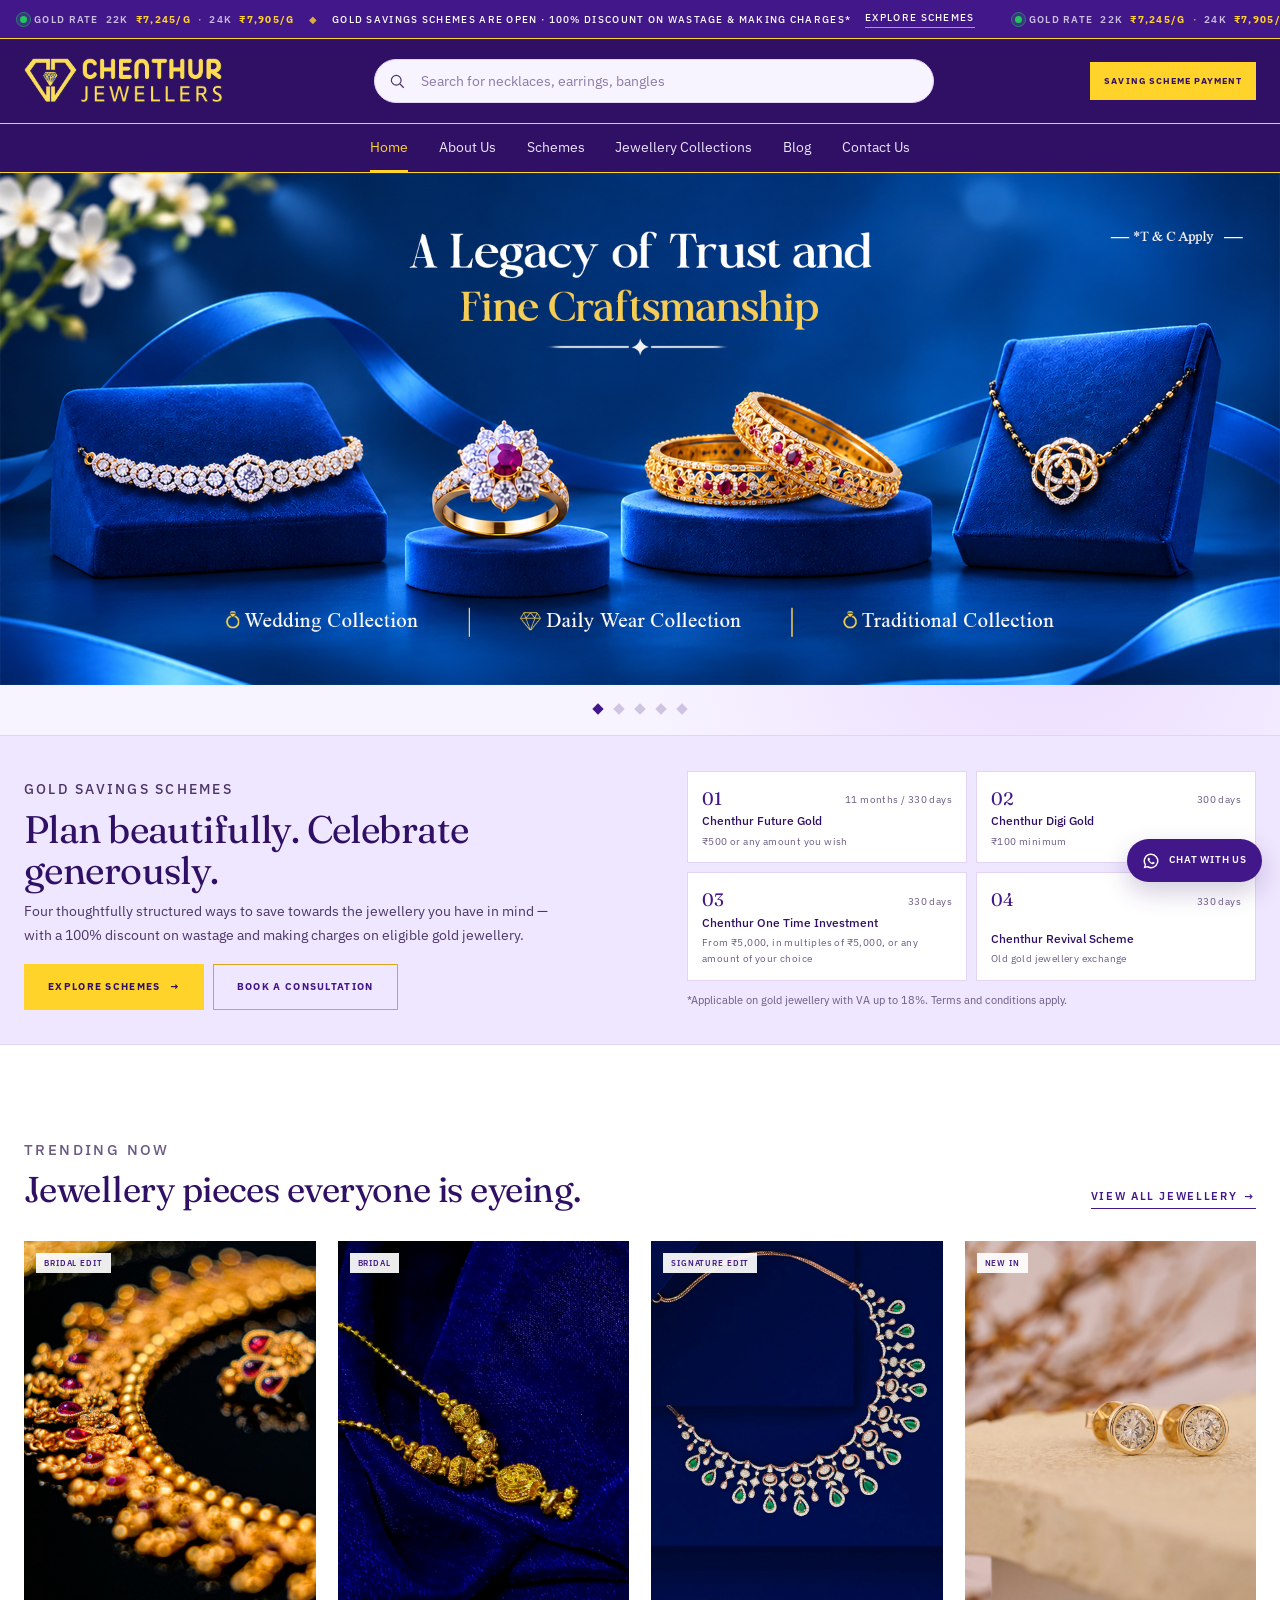
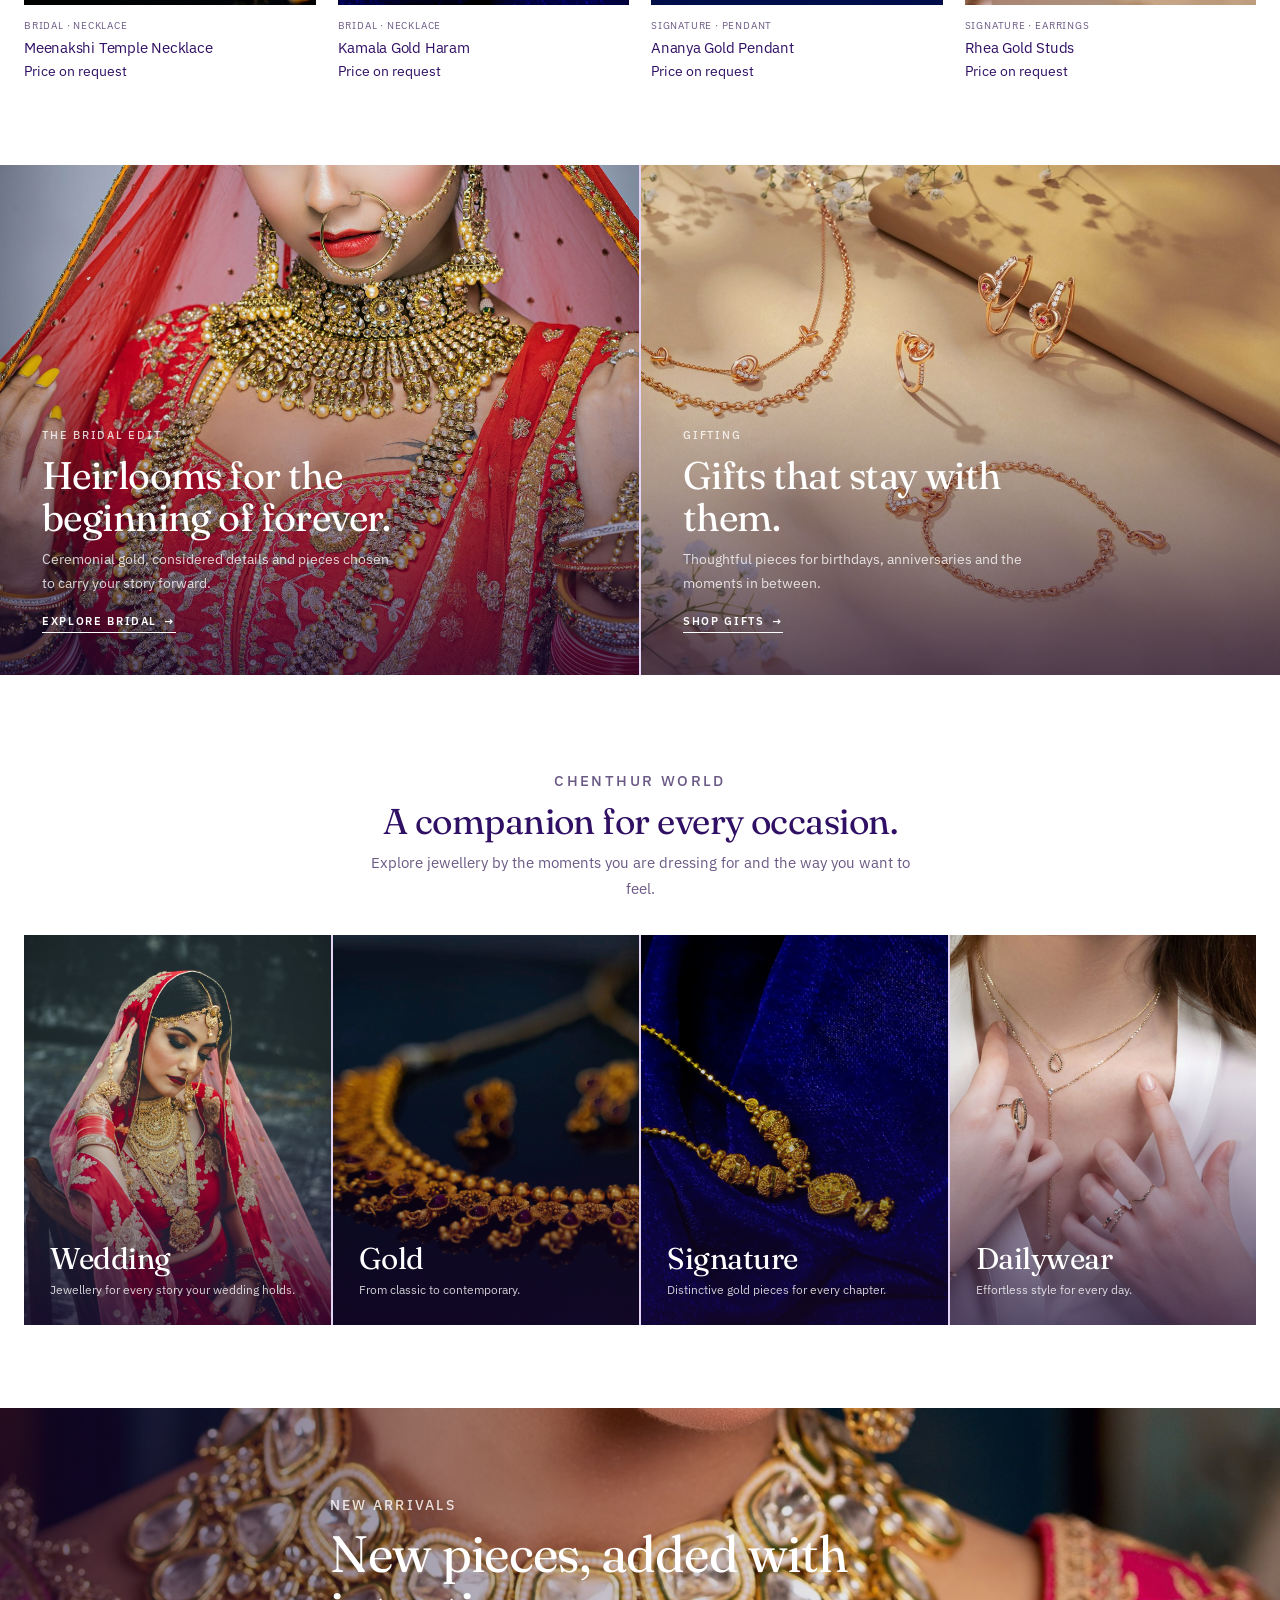
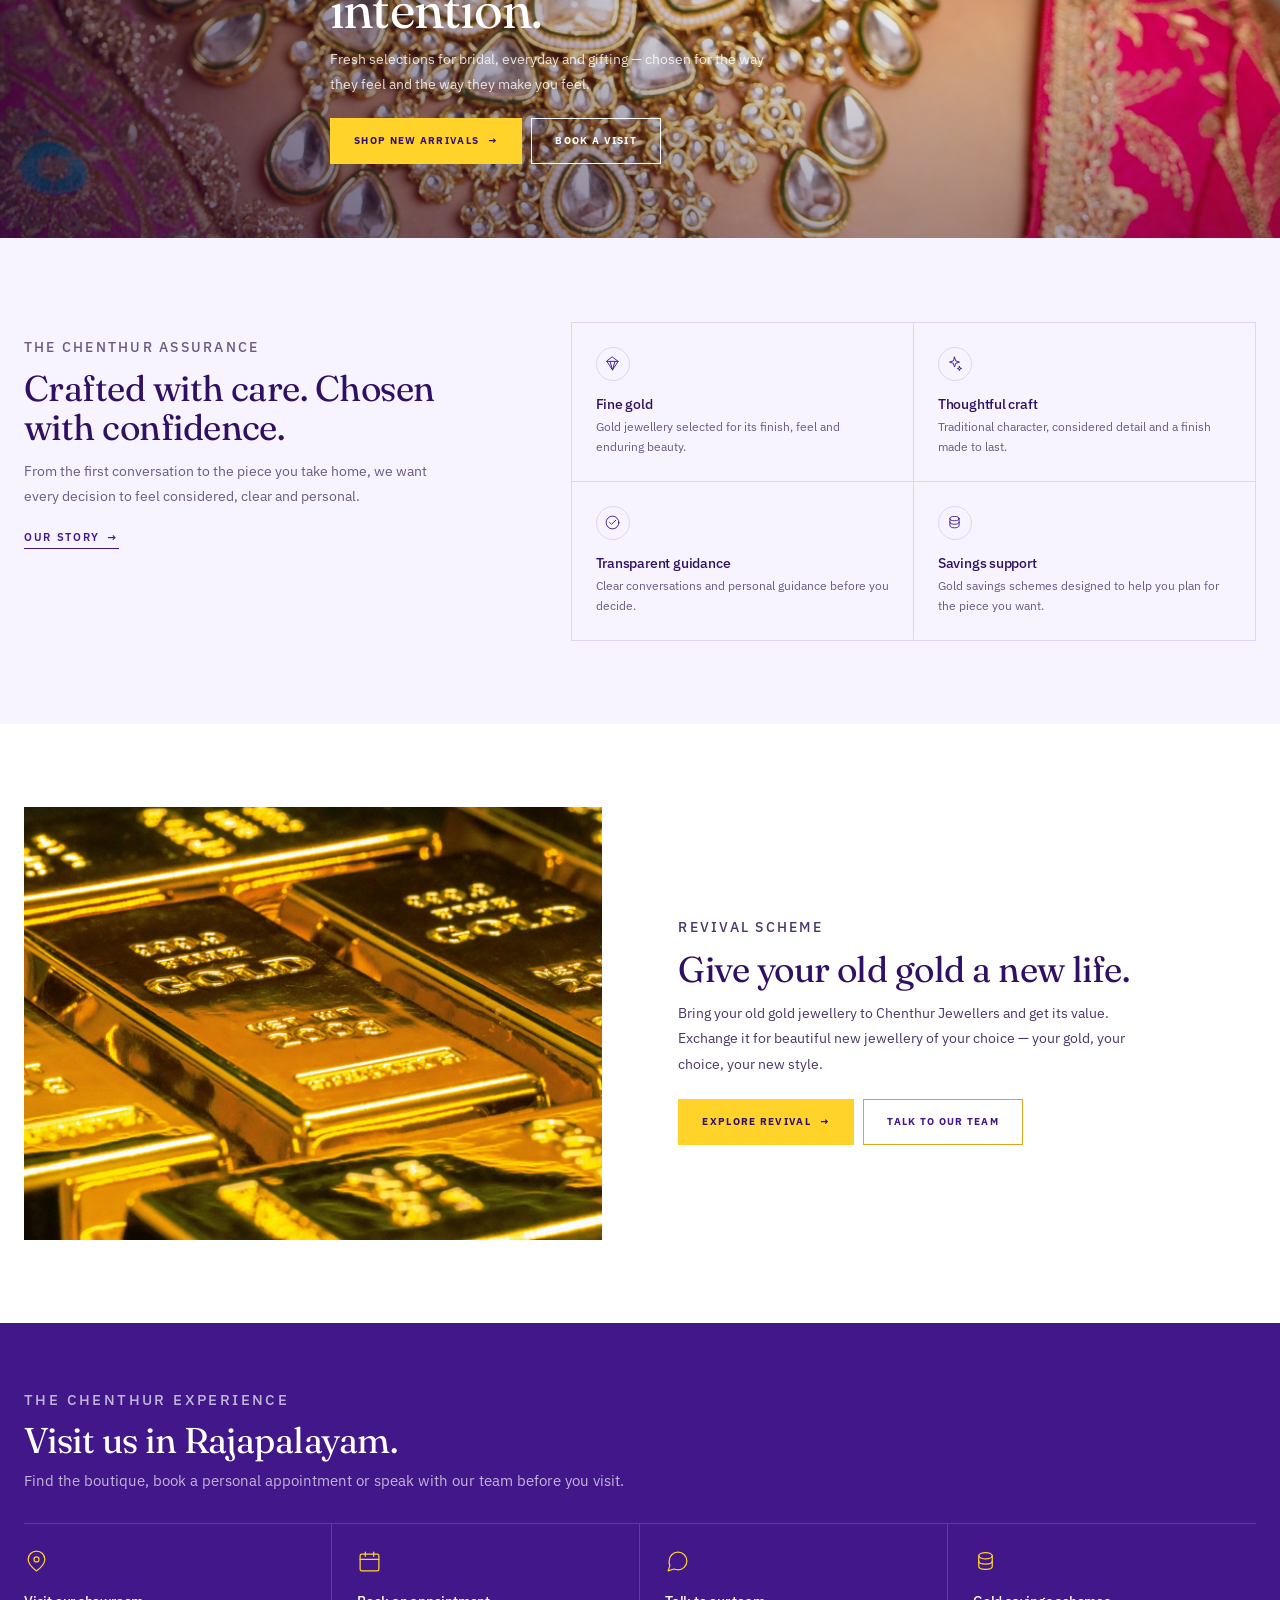
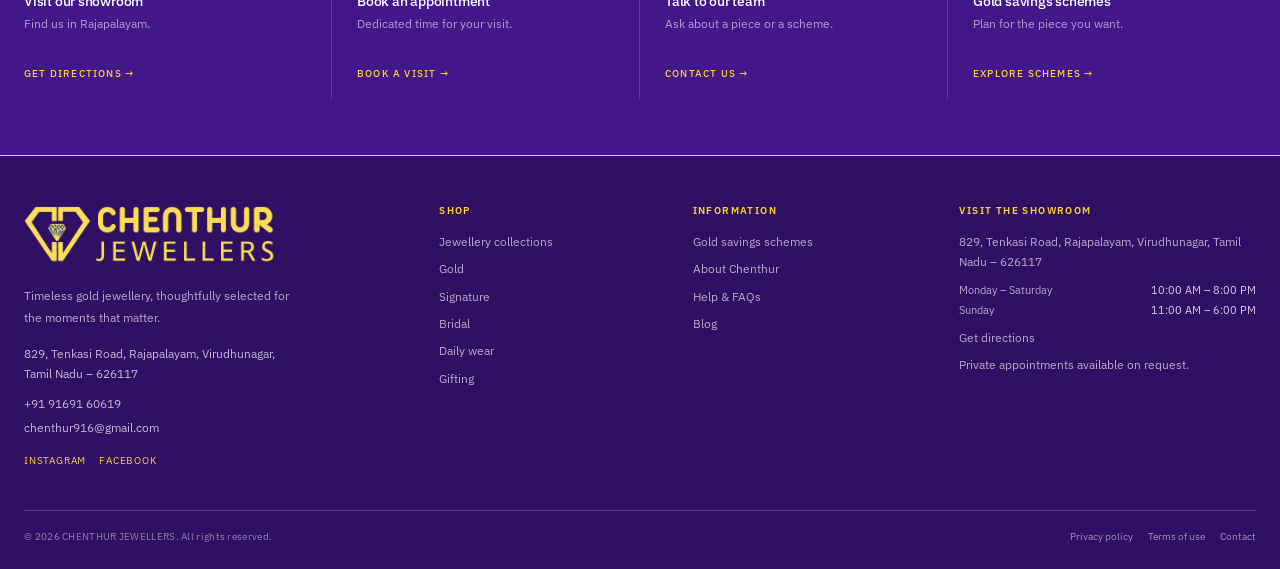
<file: index.html>
<!DOCTYPE html>
<html lang="en">
<head>
  <meta charset="UTF-8">
  <meta name="viewport" content="width=device-width, initial-scale=1.0">
  <meta name="description" content="Chenthur Jewellers, Rajapalayam — fine gold jewellery, bridal collections, everyday pieces and gold savings schemes.">
  <meta property="og:title" content="Chenthur Jewellers | Fine Gold Jewellery">
  <meta property="og:description" content="Timeless gold jewellery, thoughtfully selected for the moments that matter.">
  <meta property="og:type" content="website">
  <title>Chenthur Jewellers | Fine Gold Jewellery, Rajapalayam</title>
  <link rel="icon" type="image/png" href="assets/images/favicon.png">
  <link rel="apple-touch-icon" href="assets/images/favicon.png">
  <link rel="preconnect" href="https://fonts.googleapis.com">
  <link rel="preconnect" href="https://fonts.gstatic.com" crossorigin>
  <link rel="preload" as="image" href="assets/images/home/hero-model-wide.jpg" media="(min-width: 761px)">
  <link rel="preload" as="image" href="assets/images/home/hero-model-mobile.jpg" media="(max-width: 760px)">
  <link href="https://fonts.googleapis.com/css2?family=Fraunces:ital,opsz,wght@0,9..144,400;0,9..144,500;0,9..144,600;1,9..144,400&family=IBM+Plex+Sans:wght@300;400;500;600&family=Nunito+Sans:wght@400;600;700&display=swap" rel="stylesheet">
  <link rel="stylesheet" href="assets/css/main.css">
  <script src="assets/js/content.js" defer></script>
  <script src="assets/js/app.js" defer></script>
</head>
<body data-page="home">
  <div id="site-header"></div>

  <main id="main">
    <section class="hero-carousel" data-hero-carousel aria-roledescription="carousel" aria-label="Featured collections">
      <h1 class="visually-hidden">Fine gold jewellery at Chenthur Jewellers, Rajapalayam.</h1>
      <div class="hero-carousel__viewport" data-hero-viewport>
        <div class="hero-track" data-hero-track></div>
      </div>
      <div class="hero-footer">
        <div class="hero-dots" data-hero-dots></div>
        <button class="hero-pause" type="button" data-hero-pause aria-label="Pause automatic slideshow" aria-pressed="false"></button>
      </div>
    </section>

    <section class="scheme-banner">
      <div class="container scheme-banner__inner">
        <div class="scheme-banner__copy">
          <p class="eyebrow">Gold savings schemes</p>
          <h2>Plan beautifully. Celebrate generously.</h2>
          <p>Four thoughtfully structured ways to save towards the jewellery you have in mind — with a 100% discount on wastage and making charges on eligible gold jewellery.</p>
          <div class="scheme-banner__actions">
            <a class="btn btn--primary" href="schemes.html">Explore schemes <span aria-hidden="true">→</span></a>
            <a class="btn btn--outline" href="contact.html">Book a consultation</a>
          </div>
        </div>
        <div>
          <div class="scheme-mini-grid" data-scheme-mini></div>
          <p class="scheme-band-note">*Applicable on gold jewellery with VA up to 18%. Terms and conditions apply.</p>
        </div>
      </div>
    </section>

    <section class="section">
      <div class="container">
        <div class="section-head">
          <div class="section-head__copy">
            <p class="eyebrow">Trending now</p>
            <h2>Jewellery pieces everyone is eyeing.</h2>
          </div>
          <a class="text-link" href="collections.html">View all jewellery <span aria-hidden="true">→</span></a>
        </div>
        <div class="product-rail" data-product-rail="featured"></div>
      </div>
    </section>

    <section class="editorial-duo">
      <a class="editorial-card" href="collections.html?filter=Bridal">
        <img src="assets/images/editorial/bridal.jpg" alt="Bride wearing traditional gold jewellery" width="1200" height="1500" loading="lazy">
        <span class="editorial-card__content">
          <span class="eyebrow">The bridal edit</span>
          <h2>Heirlooms for the beginning of forever.</h2>
          <p>Ceremonial gold, considered details and pieces chosen to carry your story forward.</p>
          <span class="text-link text-link--light">Explore bridal <span aria-hidden="true">→</span></span>
        </span>
      </a>
      <a class="editorial-card" href="collections.html?filter=Gifting">
        <img src="assets/images/editorial/gifting.jpg" alt="Rose gold jewellery set styled with flowers" width="1200" height="900" loading="lazy">
        <span class="editorial-card__content">
          <span class="eyebrow">Gifting</span>
          <h2>Gifts that stay with them.</h2>
          <p>Thoughtful pieces for birthdays, anniversaries and the moments in between.</p>
          <span class="text-link text-link--light">Shop gifts <span aria-hidden="true">→</span></span>
        </span>
      </a>
    </section>

    <section class="section">
      <div class="container">
        <div class="section-head section-head--center">
          <p class="eyebrow">Chenthur World</p>
          <h2>A companion for every occasion.</h2>
          <p>Explore jewellery by the moments you are dressing for and the way you want to feel.</p>
        </div>
        <div class="world-grid" data-world></div>
      </div>
    </section>

    <section class="new-arrivals">
      <div class="new-arrivals__media">
        <img src="assets/images/editorial/new-arrivals.jpg" alt="Woman wearing traditional Indian jewellery" width="1600" height="900" loading="lazy">
      </div>
      <div class="new-arrivals__overlay"></div>
      <div class="container new-arrivals__content">
        <p class="eyebrow eyebrow--light">New arrivals</p>
        <h2>New pieces, added with intention.</h2>
        <p>Fresh selections for bridal, everyday and gifting — chosen for the way they feel and the way they make you feel.</p>
        <div class="new-arrivals__actions">
          <a class="btn btn--primary" href="collections.html?sort=newest">Shop new arrivals <span aria-hidden="true">→</span></a>
          <a class="btn btn--light" href="contact.html">Book a visit</a>
        </div>
      </div>
    </section>

    <section class="section assurance-section">
      <div class="container assurance-grid">
        <div class="assurance-intro">
          <p class="eyebrow">The Chenthur assurance</p>
          <h2>Crafted with care. Chosen with confidence.</h2>
          <p>From the first conversation to the piece you take home, we want every decision to feel considered, clear and personal.</p>
          <a class="text-link" href="about.html">Our story <span aria-hidden="true">→</span></a>
        </div>
        <div class="assurance-list" data-assurance></div>
      </div>
    </section>

    <section class="section">
      <div class="container revival-grid">
        <div class="revival-media">
          <img src="assets/images/editorial/exchange.jpg" alt="Gold bars on a dark surface" width="1200" height="900" loading="lazy">
        </div>
        <div class="revival-copy">
          <p class="eyebrow">Revival scheme</p>
          <h2>Give your old gold a new life.</h2>
          <p>Bring your old gold jewellery to Chenthur Jewellers and get its value. Exchange it for beautiful new jewellery of your choice — your gold, your choice, your new style.</p>
          <div class="revival-actions">
            <a class="btn btn--primary" href="schemes.html#revival">Explore Revival <span aria-hidden="true">→</span></a>
            <a class="btn btn--outline" href="contact.html">Talk to our team</a>
          </div>
        </div>
      </div>
    </section>

    <section class="experience-section">
      <div class="container">
        <div class="section-head">
          <div class="section-head__copy">
            <p class="eyebrow">The Chenthur experience</p>
            <h2>Visit us in Rajapalayam.</h2>
            <p>Find the boutique, book a personal appointment or speak with our team before you visit.</p>
          </div>
        </div>
        <div class="experience-grid" data-experience></div>
      </div>
    </section>
  </main>

  <div id="site-footer"></div>
</body>
</html>
</file>
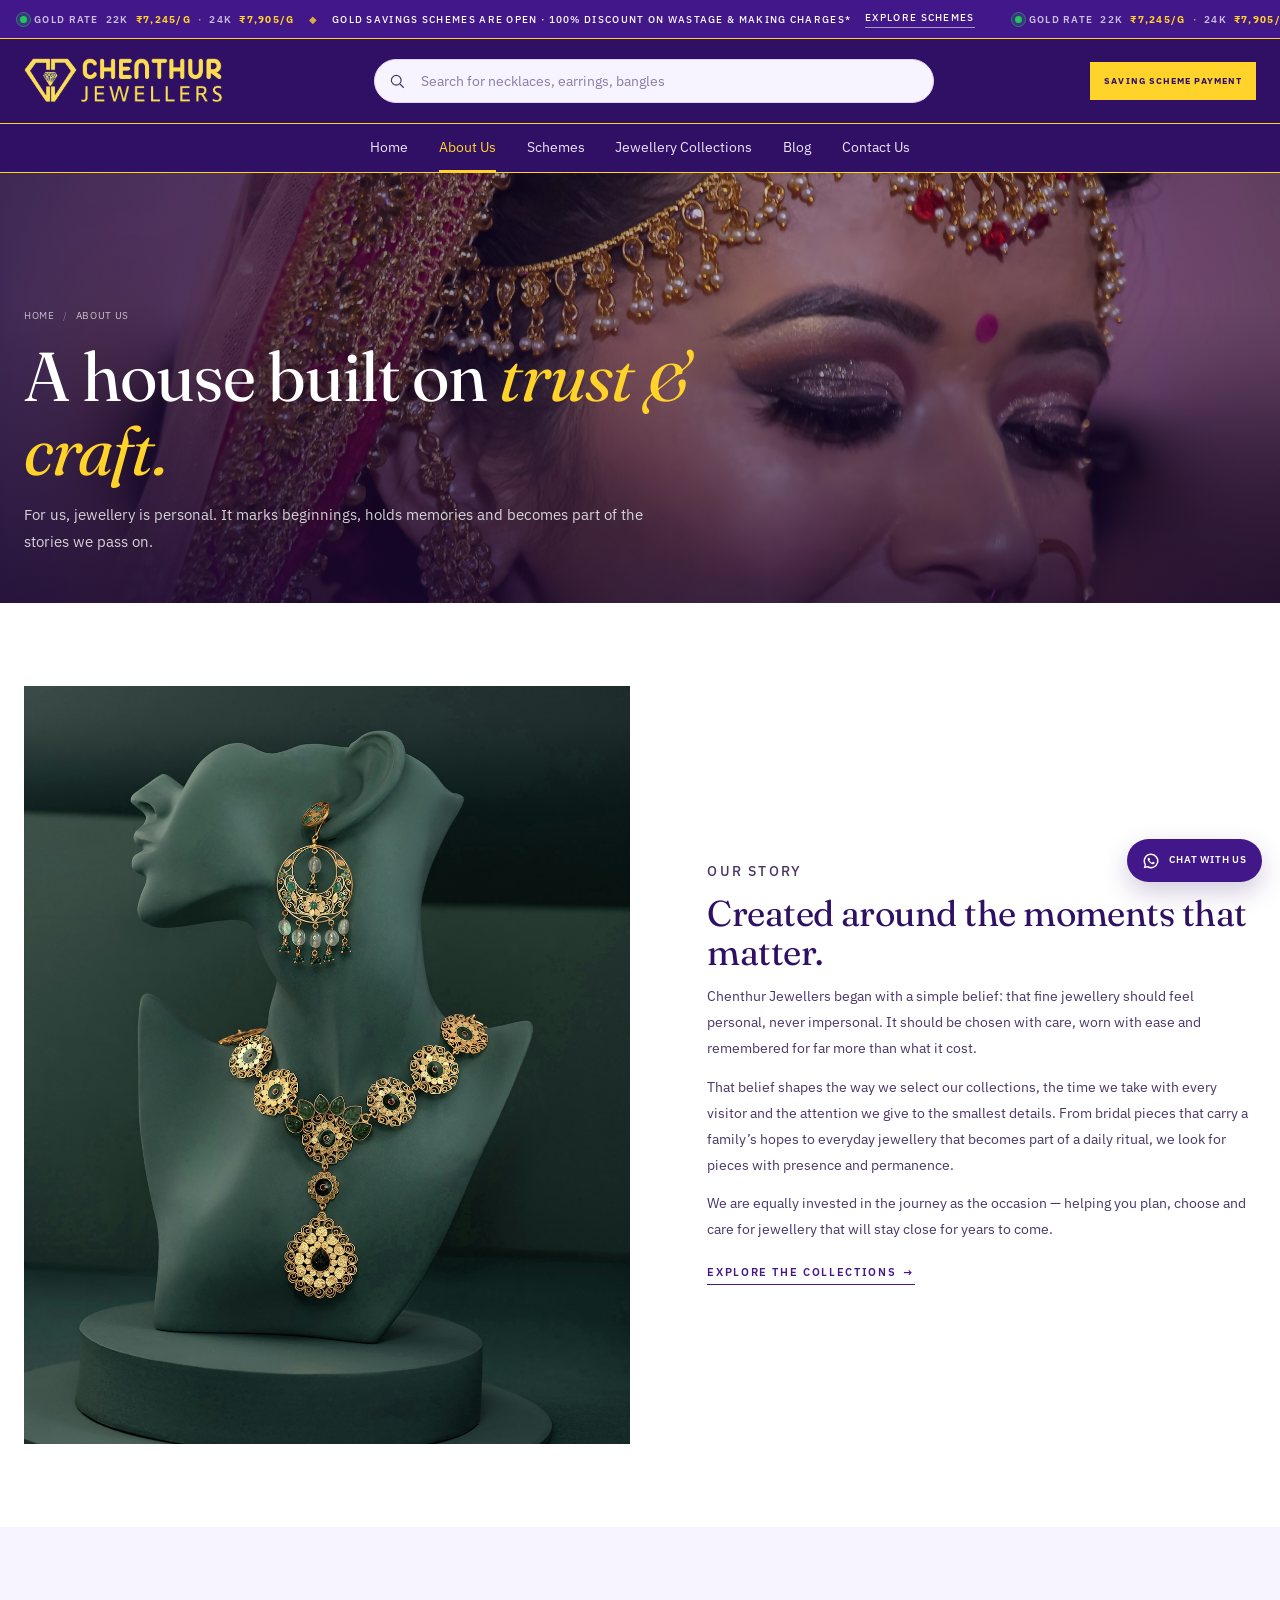
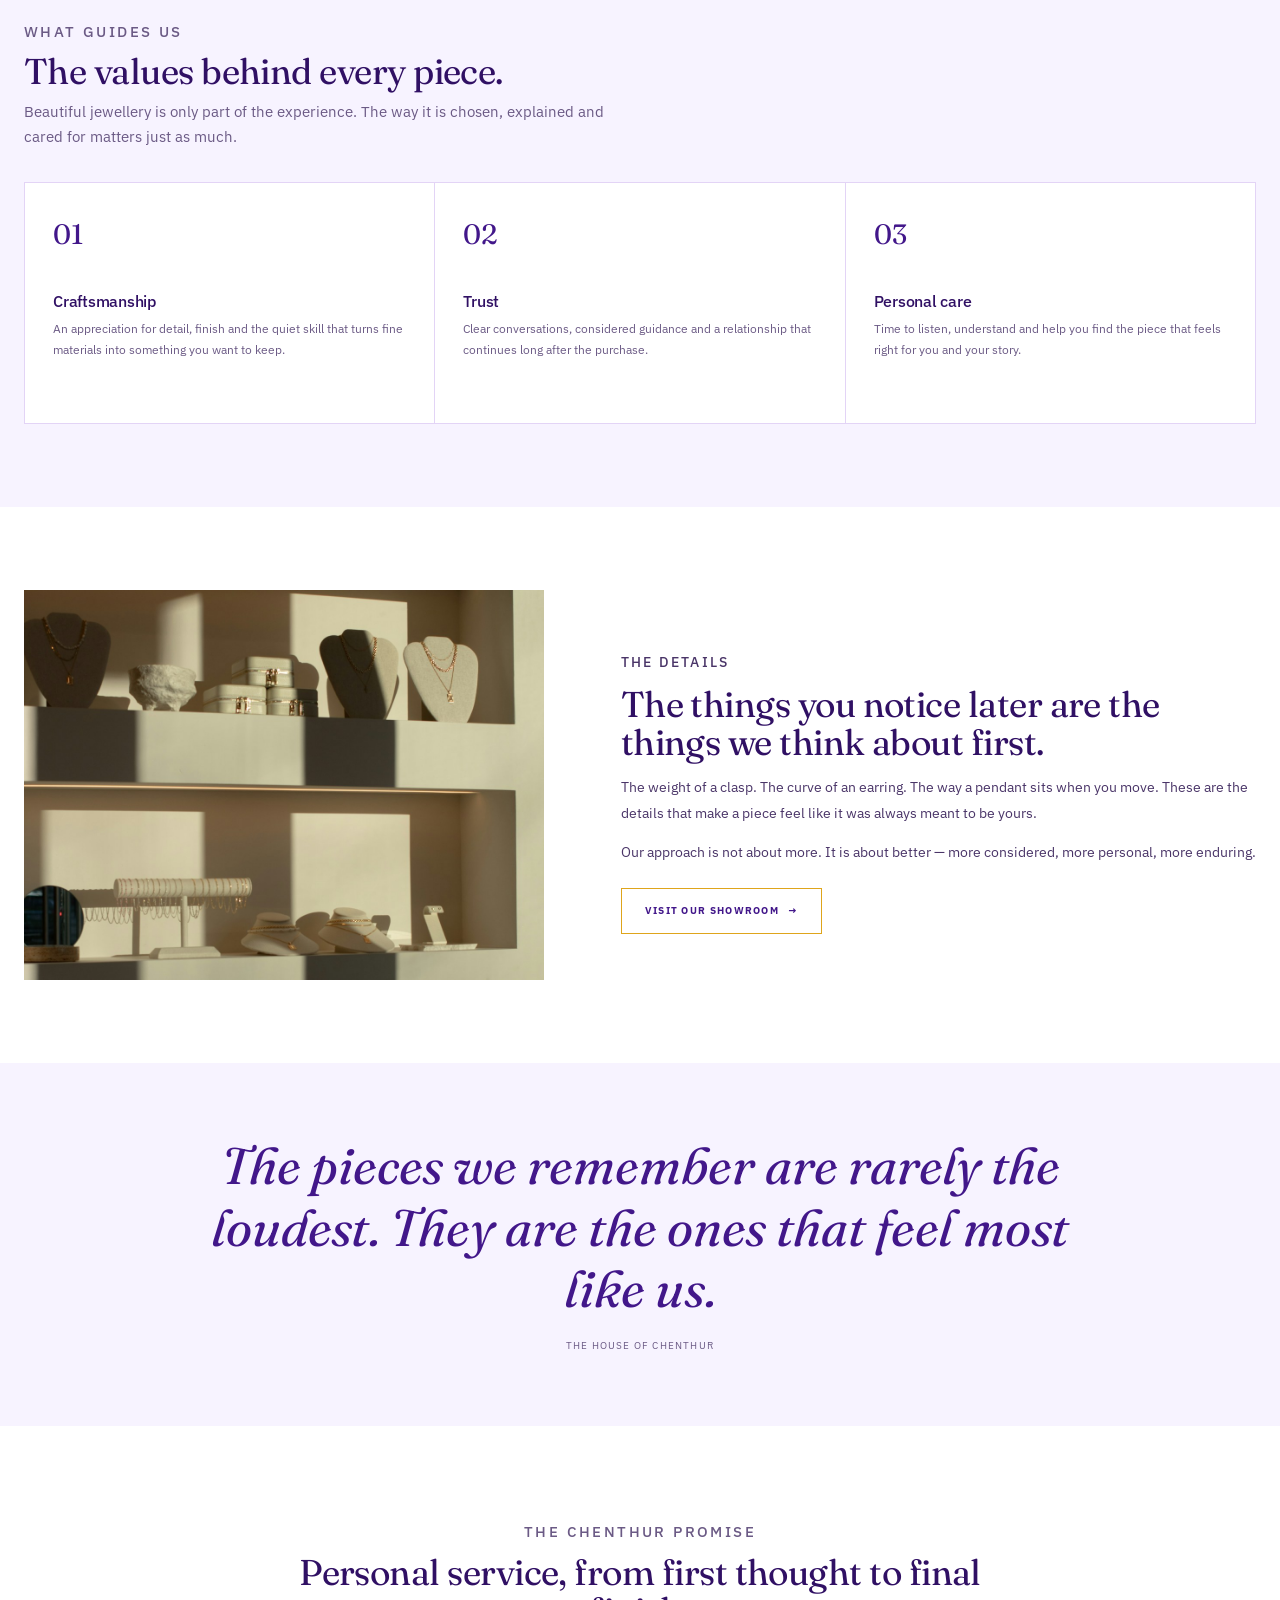
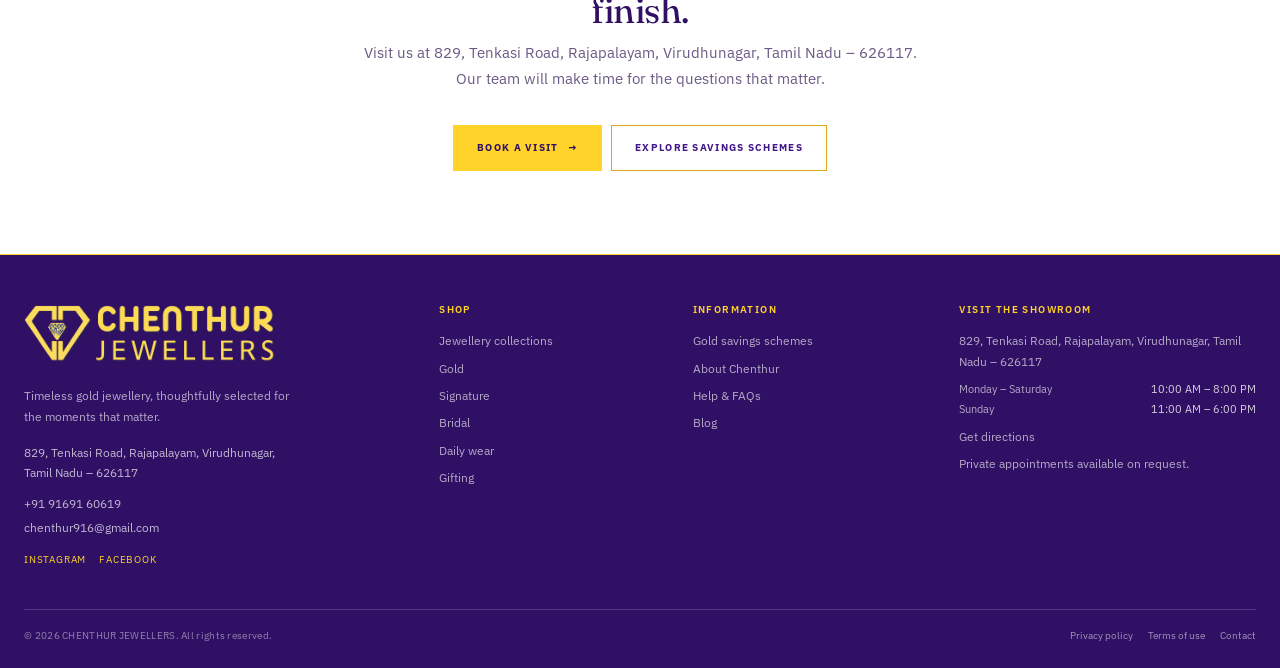
<file: about.html>
<!DOCTYPE html>
<html lang="en">
<head>
  <meta charset="UTF-8">
  <meta name="viewport" content="width=device-width, initial-scale=1.0">
  <meta name="description" content="The story of Chenthur Jewellers — a house built on thoughtful design, fine jewellery and personal service in Rajapalayam.">
  <meta property="og:title" content="Our Story | Chenthur Jewellers">
  <meta property="og:description" content="A house built on thoughtful design, fine jewellery and personal service.">
  <meta property="og:type" content="website">
  <title>Our Story | Chenthur Jewellers</title>
  <link rel="icon" type="image/png" href="assets/images/favicon.png">
  <link rel="apple-touch-icon" href="assets/images/favicon.png">
  <link rel="preconnect" href="https://fonts.googleapis.com">
  <link rel="preconnect" href="https://fonts.gstatic.com" crossorigin>
  <link href="https://fonts.googleapis.com/css2?family=Fraunces:ital,opsz,wght@0,9..144,400;0,9..144,500;0,9..144,600;1,9..144,400&family=IBM+Plex+Sans:wght@300;400;500;600&family=Nunito+Sans:wght@400;600;700&display=swap" rel="stylesheet">
  <link rel="stylesheet" href="assets/css/main.css">
  <script src="assets/js/content.js" defer></script>
  <script src="assets/js/app.js" defer></script>
</head>
<body data-page="about">
  <div id="site-header"></div>

  <main id="main">
    <section class="page-hero">
      <div class="page-hero__media">
        <img src="assets/images/editorial/about-hero.jpg" alt="Bride wearing traditional gold jewellery" width="1920" height="900" fetchpriority="high">
      </div>
      <div class="page-hero__overlay"></div>
      <div class="container page-hero__content">
        <nav class="breadcrumbs" aria-label="Breadcrumb">
          <a href="index.html">Home</a>
          <span aria-hidden="true">/</span>
          <span>About us</span>
        </nav>
        <h1>A house built on <em>trust &amp; craft.</em></h1>
        <p class="page-hero__lead">For us, jewellery is personal. It marks beginnings, holds memories and becomes part of the stories we pass on.</p>
      </div>
    </section>

    <section class="section">
      <div class="container about-story">
        <div class="about-story__media">
          <img src="assets/images/editorial/promise.jpg" alt="Gold necklaces on a curated display" width="1200" height="1500" loading="lazy">
        </div>
        <div class="about-story__copy">
          <p class="eyebrow">Our story</p>
          <h2>Created around the moments that matter.</h2>
          <p>Chenthur Jewellers began with a simple belief: that fine jewellery should feel personal, never impersonal. It should be chosen with care, worn with ease and remembered for far more than what it cost.</p>
          <p>That belief shapes the way we select our collections, the time we take with every visitor and the attention we give to the smallest details. From bridal pieces that carry a family’s hopes to everyday jewellery that becomes part of a daily ritual, we look for pieces with presence and permanence.</p>
          <p>We are equally invested in the journey as the occasion — helping you plan, choose and care for jewellery that will stay close for years to come.</p>
          <a class="text-link" href="collections.html">Explore the collections <span aria-hidden="true">→</span></a>
        </div>
      </div>
    </section>

    <section class="section section--cream">
      <div class="container">
        <div class="section-head">
          <div class="section-head__copy">
            <p class="eyebrow">What guides us</p>
            <h2>The values behind every piece.</h2>
            <p>Beautiful jewellery is only part of the experience. The way it is chosen, explained and cared for matters just as much.</p>
          </div>
        </div>
        <div class="values-grid">
          <article class="value-card">
            <span>01</span>
            <h3>Craftsmanship</h3>
            <p>An appreciation for detail, finish and the quiet skill that turns fine materials into something you want to keep.</p>
          </article>
          <article class="value-card">
            <span>02</span>
            <h3>Trust</h3>
            <p>Clear conversations, considered guidance and a relationship that continues long after the purchase.</p>
          </article>
          <article class="value-card">
            <span>03</span>
            <h3>Personal care</h3>
            <p>Time to listen, understand and help you find the piece that feels right for you and your story.</p>
          </article>
        </div>
      </div>
    </section>

    <section class="section">
      <div class="container about-craft">
        <div class="about-craft__image">
          <img src="assets/images/editorial/assurance.jpg" alt="Jewellery displayed on shelves in a warm showroom" width="1200" height="900" loading="lazy">
        </div>
        <div class="about-craft__copy">
          <p class="eyebrow">The details</p>
          <h2>The things you notice later are the things we think about first.</h2>
          <p>The weight of a clasp. The curve of an earring. The way a pendant sits when you move. These are the details that make a piece feel like it was always meant to be yours.</p>
          <p>Our approach is not about more. It is about better — more considered, more personal, more enduring.</p>
          <a class="btn btn--outline" href="contact.html">Visit our showroom <span aria-hidden="true">→</span></a>
        </div>
      </div>
    </section>

    <section class="about-quote">
      <div class="container">
        <blockquote>The pieces we remember are rarely the loudest. They are the ones that feel most like us.</blockquote>
        <cite>The house of Chenthur</cite>
      </div>
    </section>

    <section class="section">
      <div class="container">
        <div class="section-head section-head--center">
          <p class="eyebrow">The Chenthur promise</p>
          <h2>Personal service, from first thought to final finish.</h2>
          <p>Visit us at <span data-site="address">829, Tenkasi Road, Rajapalayam, Virudhunagar, Tamil Nadu – 626117</span>. Our team will make time for the questions that matter.</p>
        </div>
        <div class="revival-actions revival-actions--center">
          <a class="btn btn--primary" href="contact.html">Book a visit <span aria-hidden="true">→</span></a>
          <a class="btn btn--outline" href="schemes.html">Explore savings schemes</a>
        </div>
      </div>
    </section>
  </main>

  <div id="site-footer"></div>
</body>
</html>
</file>
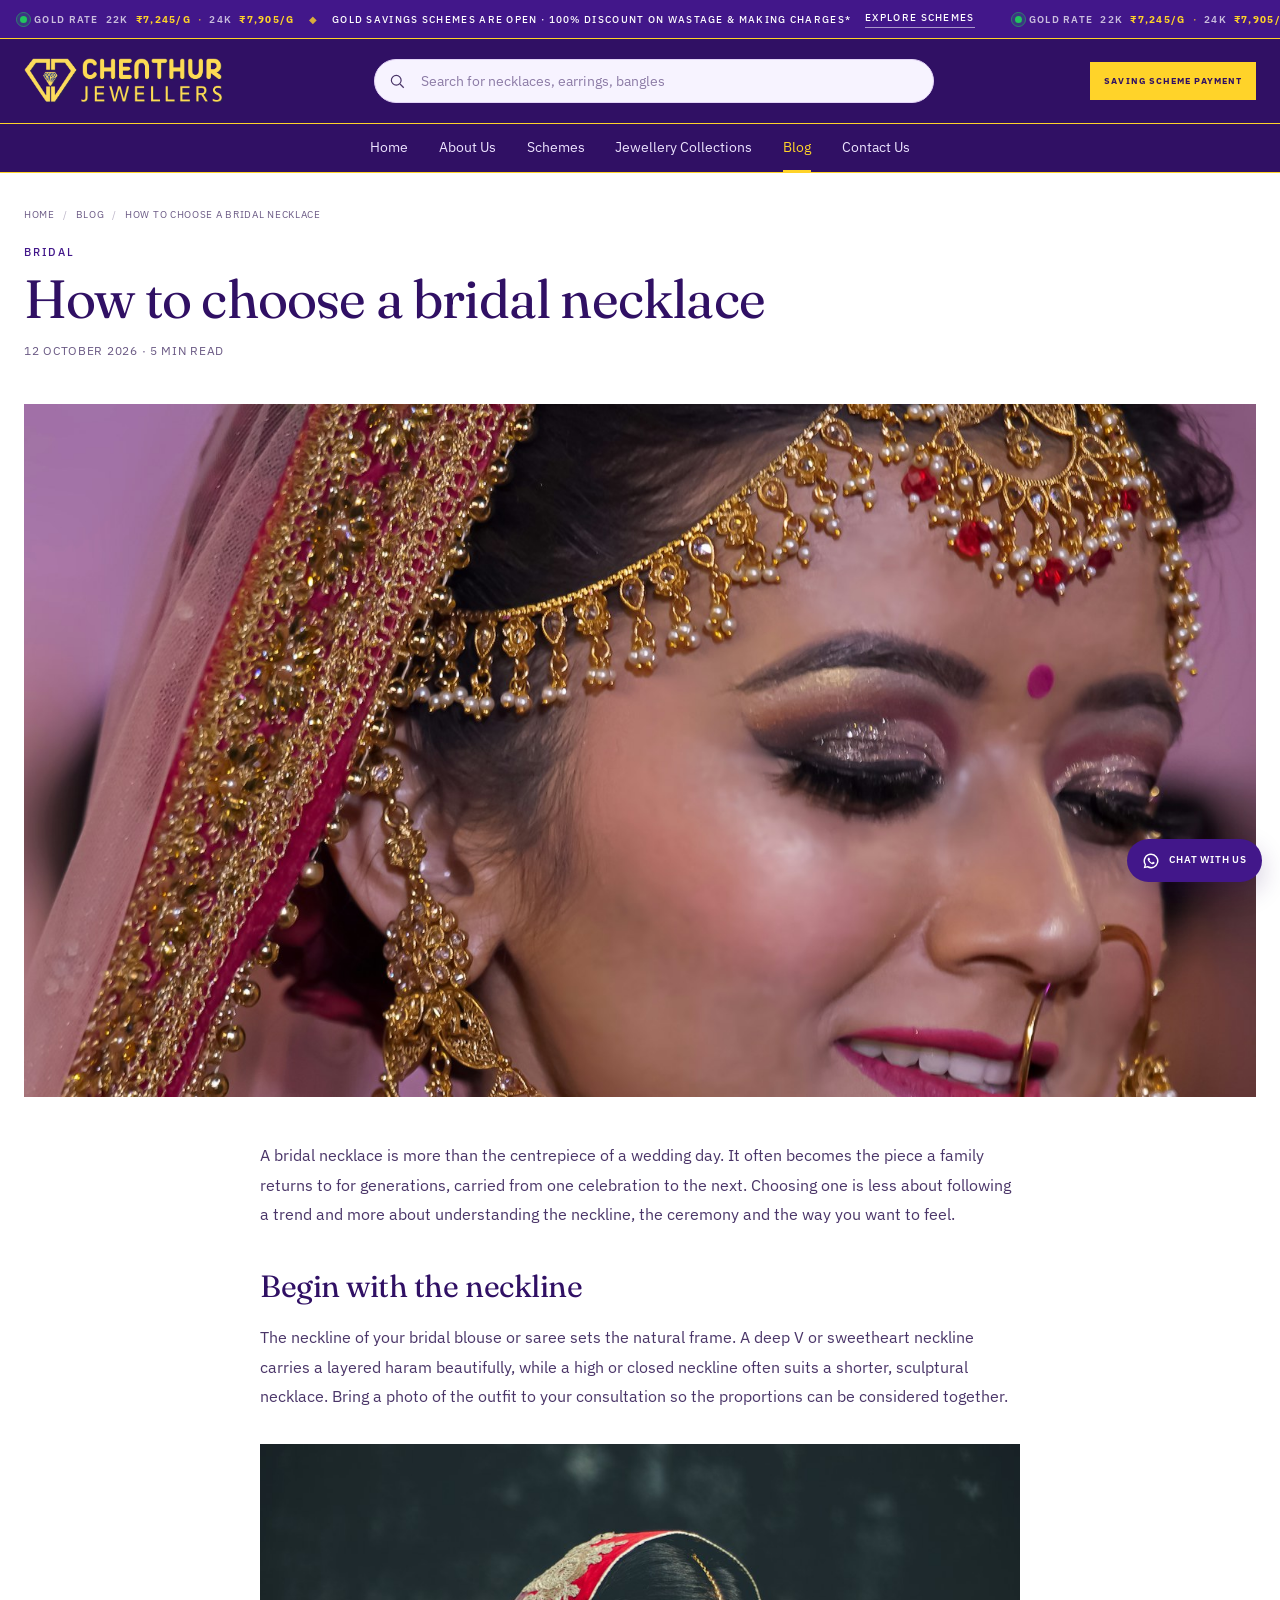
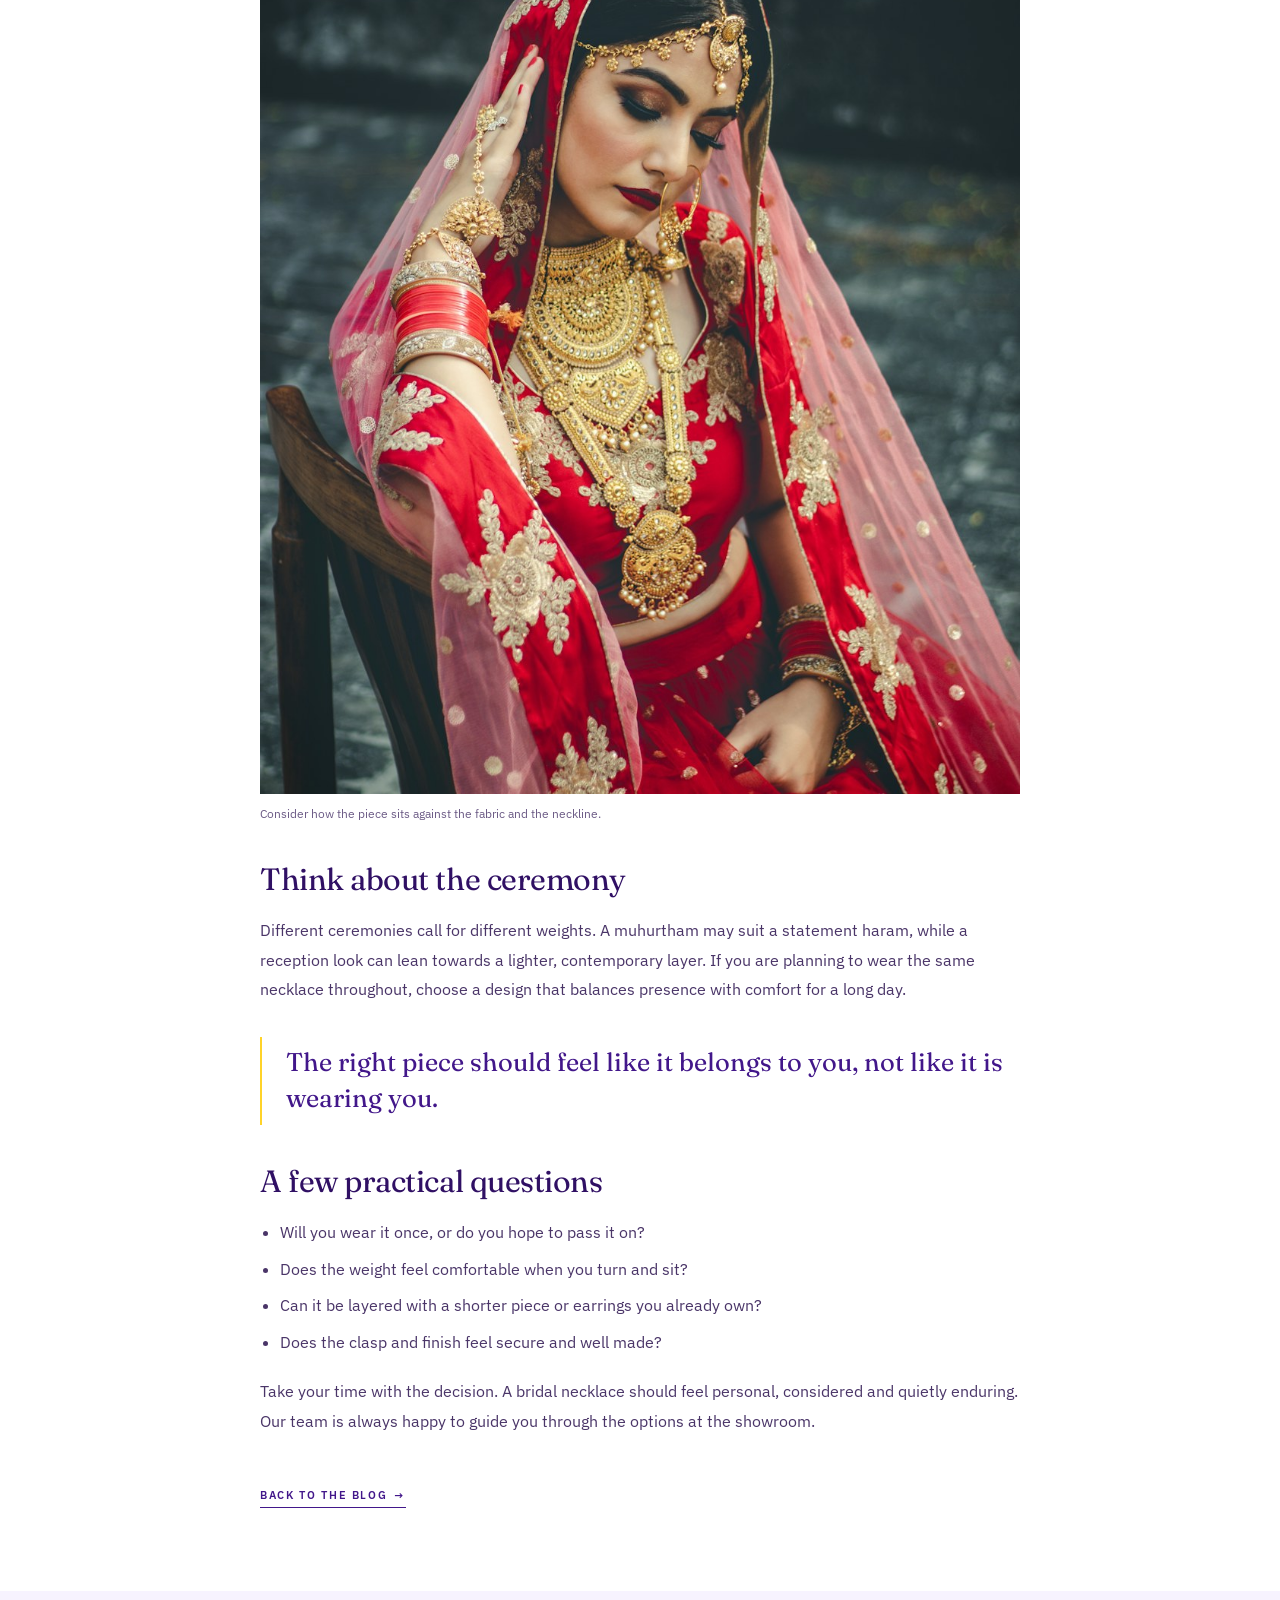
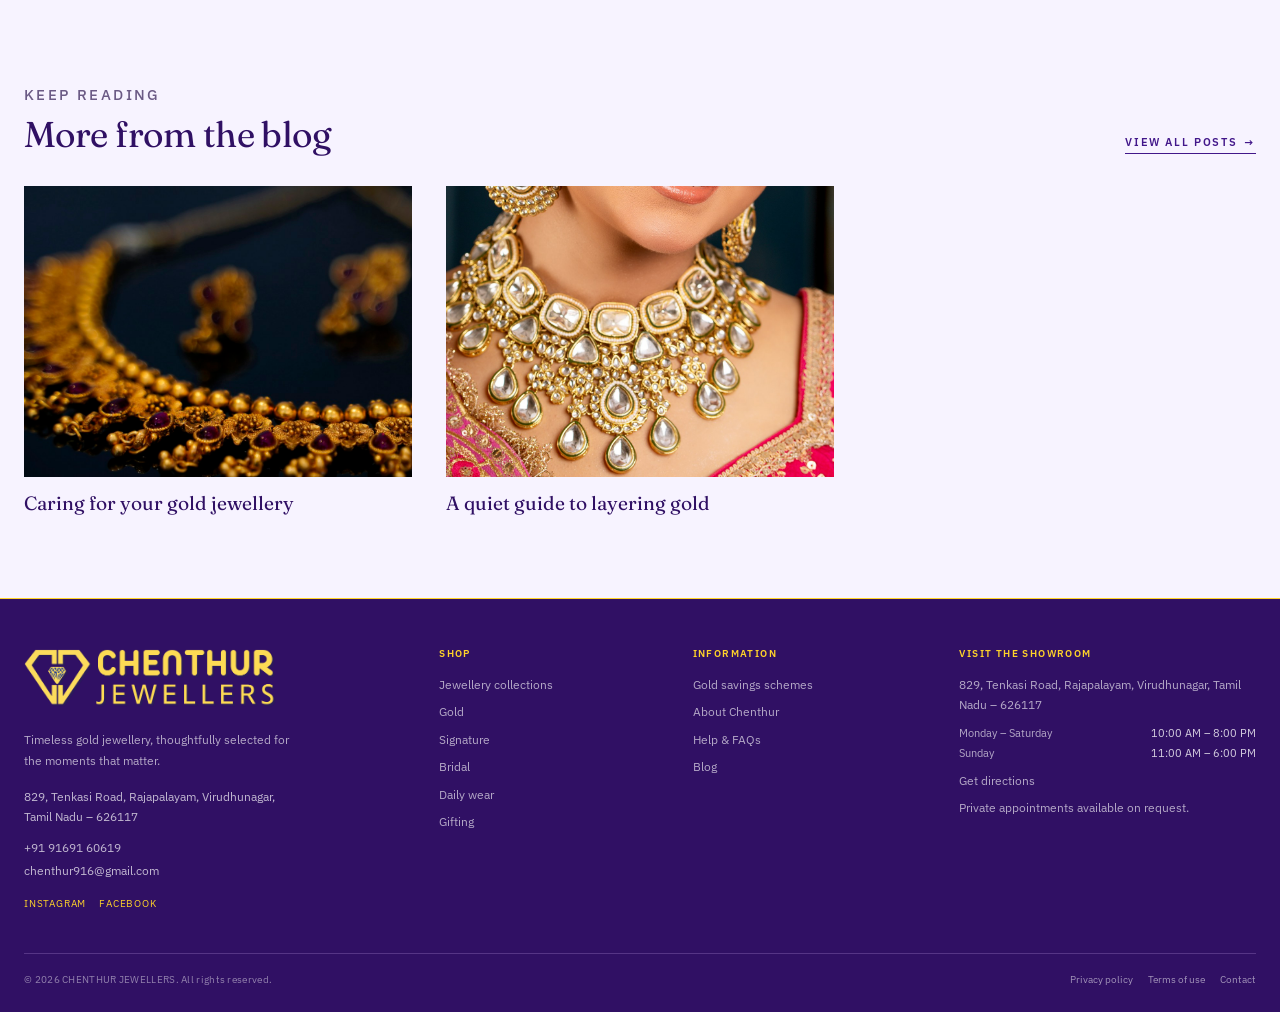
<file: blog-post.html>
<!DOCTYPE html>
<html lang="en">
<head>
  <meta charset="UTF-8">
  <meta name="viewport" content="width=device-width, initial-scale=1.0">
  <meta name="description" content="Read a story from the Chenthur Jewellers journal.">
  <meta property="og:title" content="Blog | Chenthur Jewellers">
  <meta property="og:description" content="Stories, guidance and inspiration from Chenthur Jewellers.">
  <meta property="og:type" content="article">
  <title>Blog | Chenthur Jewellers</title>
  <link rel="icon" type="image/png" href="assets/images/favicon.png">
  <link rel="apple-touch-icon" href="assets/images/favicon.png">
  <link rel="preconnect" href="https://fonts.googleapis.com">
  <link rel="preconnect" href="https://fonts.gstatic.com" crossorigin>
  <link href="https://fonts.googleapis.com/css2?family=Fraunces:ital,opsz,wght@0,9..144,400;0,9..144,500;0,9..144,600;1,9..144,400&family=IBM+Plex+Sans:wght@300;400;500;600&family=Nunito+Sans:wght@400;600;700&display=swap" rel="stylesheet">
  <link rel="stylesheet" href="assets/css/main.css">
  <script src="assets/js/content.js" defer></script>
  <script src="assets/js/app.js" defer></script>
</head>
<body data-page="blog">
  <div id="site-header"></div>

  <main id="main">
    <article class="blog-post">
      <header class="blog-post__head">
        <div class="container">
          <nav class="breadcrumbs" aria-label="Breadcrumb" data-blog-breadcrumb></nav>
          <p class="eyebrow" data-blog-category></p>
          <h1 data-blog-title></h1>
          <p class="blog-post__meta" data-blog-meta></p>
        </div>
      </header>

      <div class="container">
        <figure class="blog-post__cover">
          <img data-blog-cover alt="" width="1600" height="900">
        </figure>
      </div>

      <div class="container blog-post__body" data-blog-article></div>

      <div class="container blog-post__back">
        <a class="text-link" href="blog.html">Back to the blog <span aria-hidden="true">→</span></a>
      </div>
    </article>

    <section class="section section--cream" data-blog-more-section hidden>
      <div class="container">
        <div class="section-head">
          <div class="section-head__copy">
            <p class="eyebrow">Keep reading</p>
            <h2>More from the blog</h2>
          </div>
          <a class="text-link" href="blog.html">View all posts <span aria-hidden="true">→</span></a>
        </div>
        <div class="blog-grid" data-blog-more></div>
      </div>
    </section>
  </main>

  <div id="site-footer"></div>
</body>
</html>
</file>
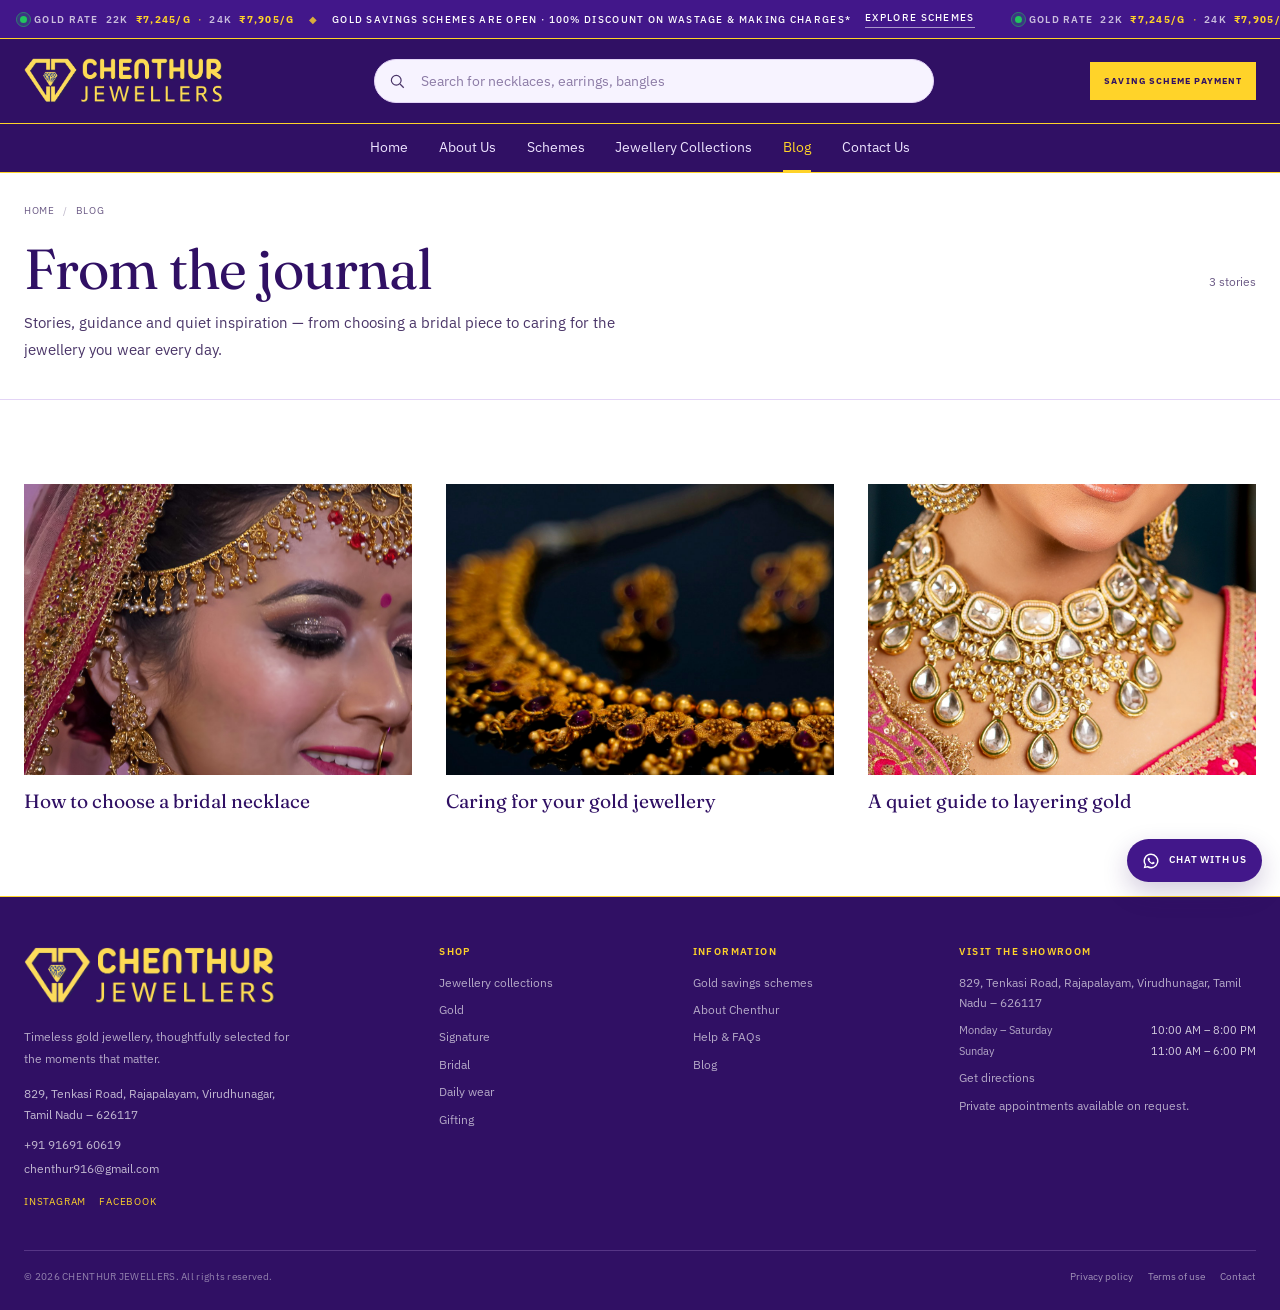
<file: blog.html>
<!DOCTYPE html>
<html lang="en">
<head>
  <meta charset="UTF-8">
  <meta name="viewport" content="width=device-width, initial-scale=1.0">
  <meta name="description" content="Stories, guidance and inspiration from Chenthur Jewellers — bridal advice, jewellery care and styling notes from our Rajapalayam showroom.">
  <meta property="og:title" content="Blog | Chenthur Jewellers">
  <meta property="og:description" content="Stories, guidance and inspiration from Chenthur Jewellers.">
  <meta property="og:type" content="website">
  <title>Blog | Chenthur Jewellers</title>
  <link rel="icon" type="image/png" href="assets/images/favicon.png">
  <link rel="apple-touch-icon" href="assets/images/favicon.png">
  <link rel="preconnect" href="https://fonts.googleapis.com">
  <link rel="preconnect" href="https://fonts.gstatic.com" crossorigin>
  <link href="https://fonts.googleapis.com/css2?family=Fraunces:ital,opsz,wght@0,9..144,400;0,9..144,500;0,9..144,600;1,9..144,400&family=IBM+Plex+Sans:wght@300;400;500;600&family=Nunito+Sans:wght@400;600;700&display=swap" rel="stylesheet">
  <link rel="stylesheet" href="assets/css/main.css">
  <script src="assets/js/content.js" defer></script>
  <script src="assets/js/app.js" defer></script>
</head>
<body data-page="blog">
  <div id="site-header"></div>

  <main id="main">
    <section class="page-head">
      <div class="container">
        <nav class="breadcrumbs" aria-label="Breadcrumb">
          <a href="index.html">Home</a>
          <span aria-hidden="true">/</span>
          <span>Blog</span>
        </nav>
        <div class="page-head__row">
          <h1>From the journal</h1>
          <span class="page-head__count" data-blog-count></span>
        </div>
        <p class="page-head__lead">Stories, guidance and quiet inspiration — from choosing a bridal piece to caring for the jewellery you wear every day.</p>
      </div>
    </section>

    <section class="section">
      <div class="container">
        <div class="blog-grid" data-blog-list></div>
      </div>
    </section>
  </main>

  <div id="site-footer"></div>
</body>
</html>
</file>
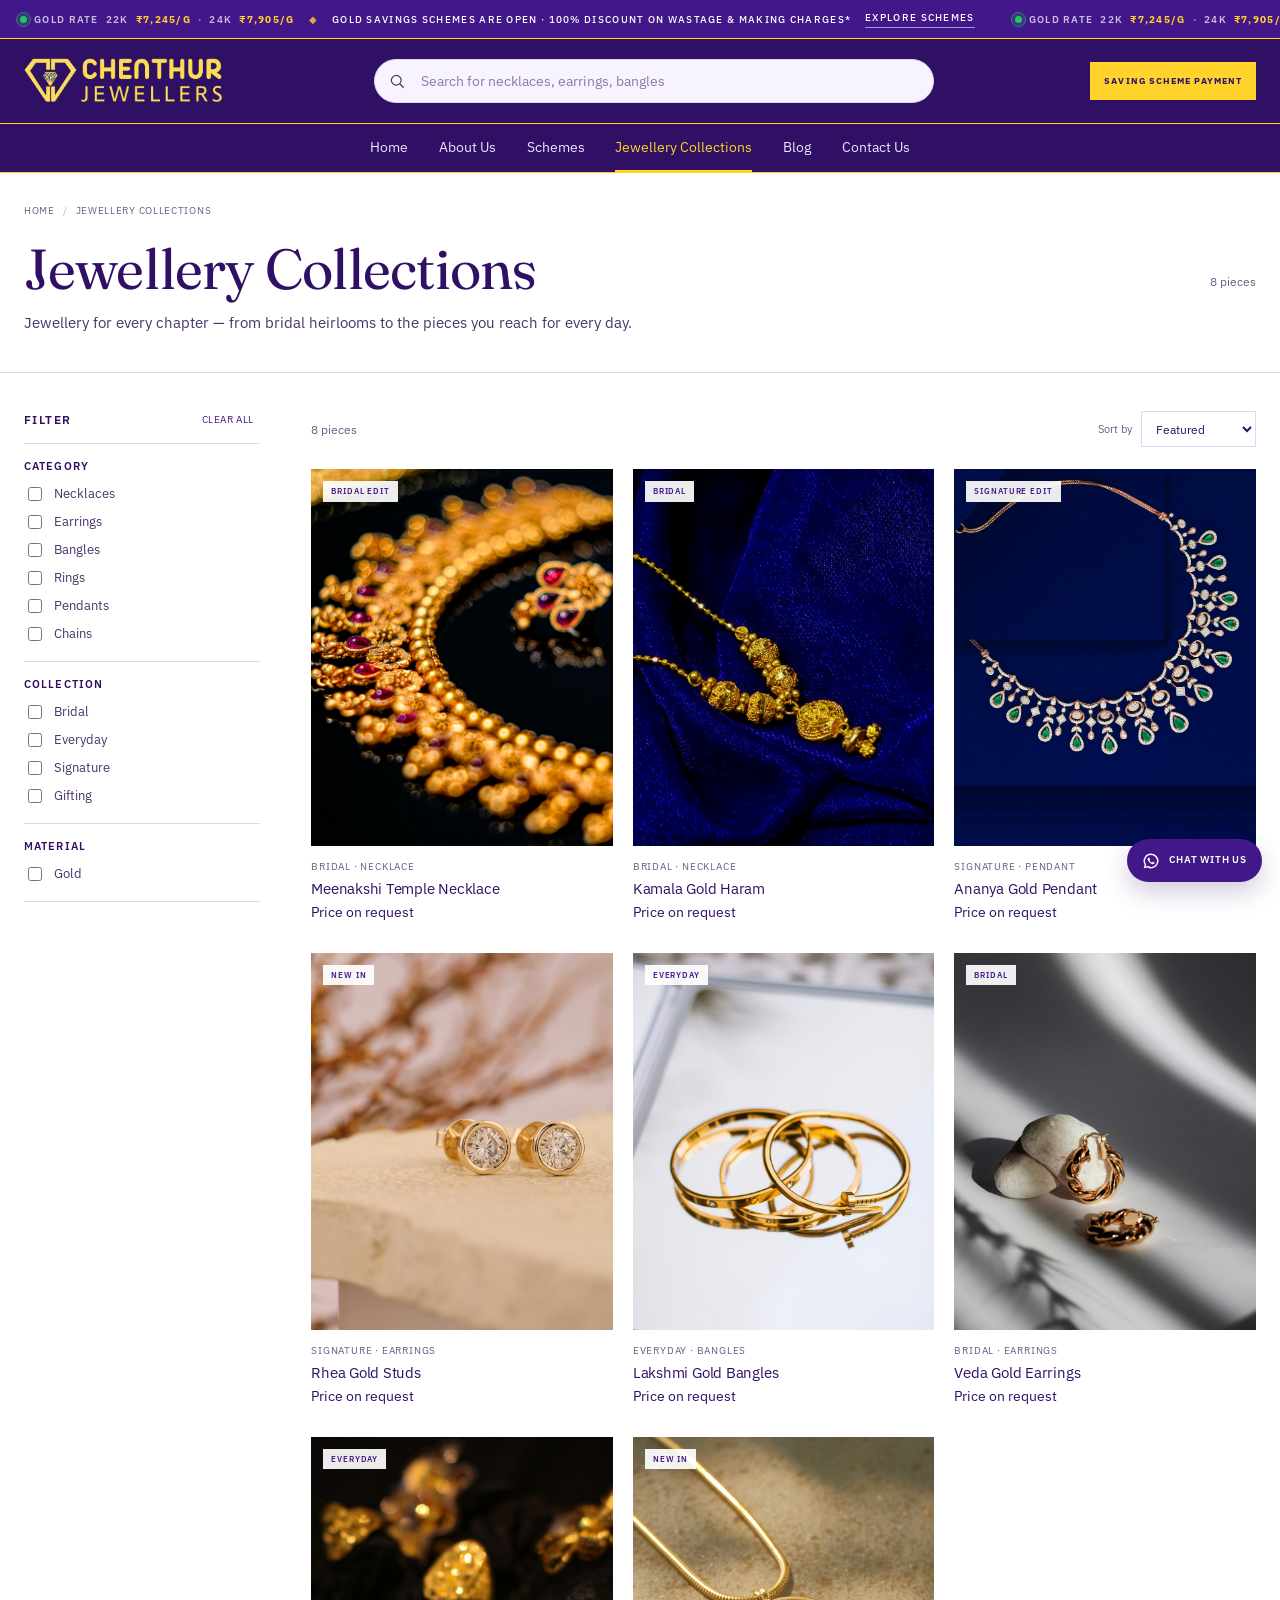
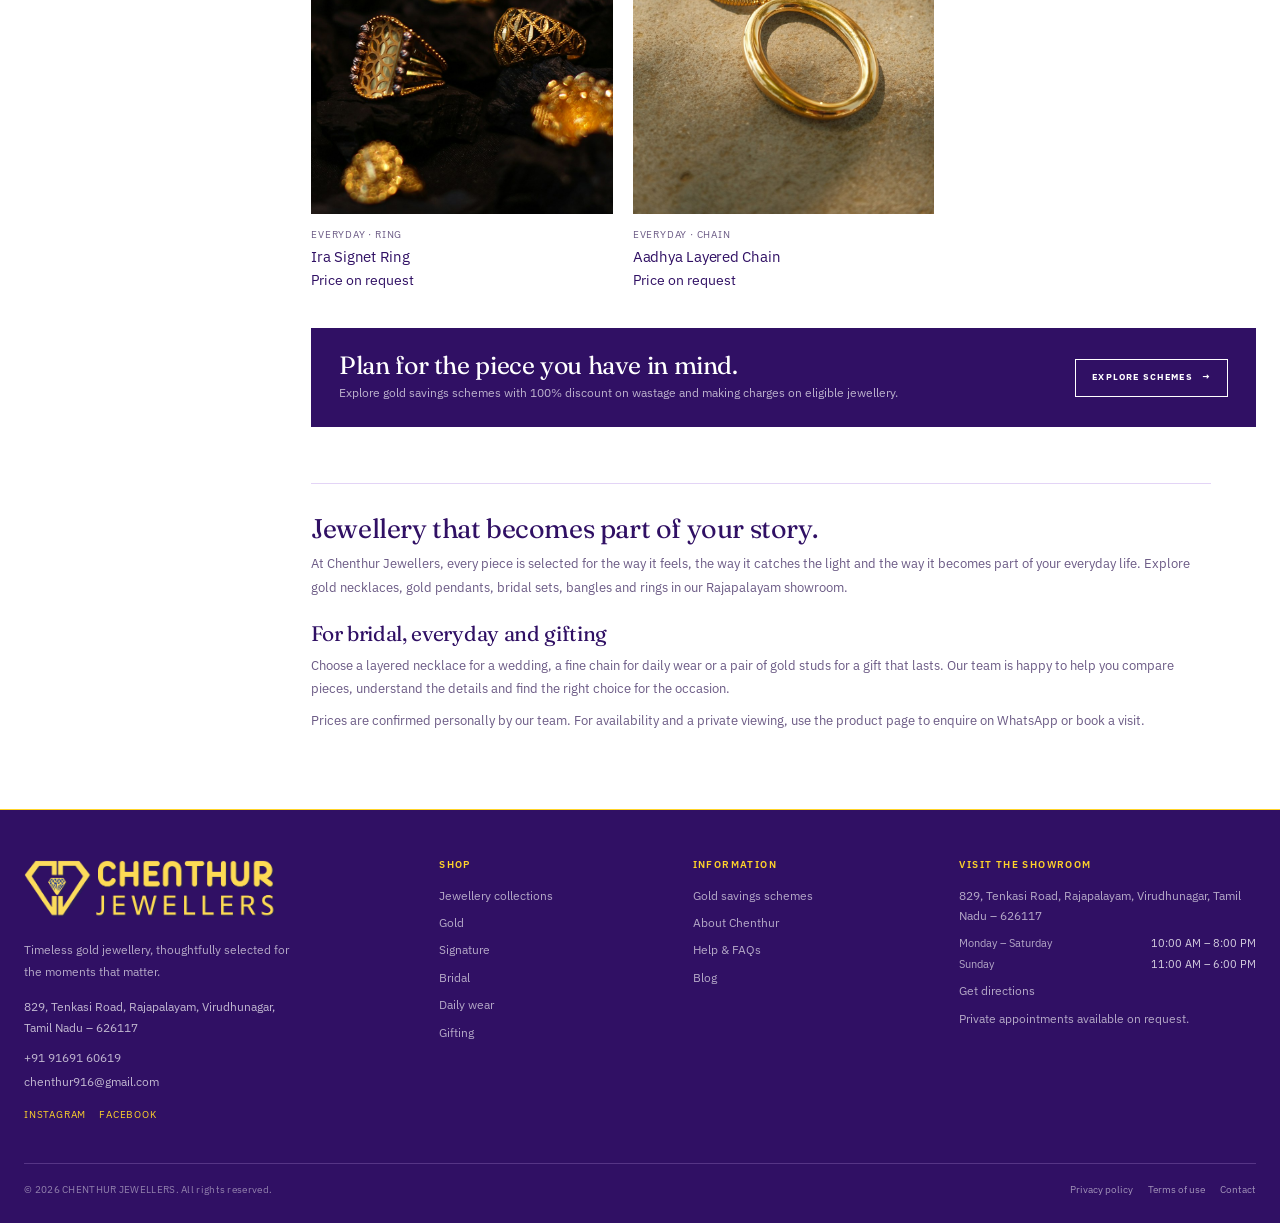
<file: collections.html>
<!DOCTYPE html>
<html lang="en">
<head>
  <meta charset="UTF-8">
  <meta name="viewport" content="width=device-width, initial-scale=1.0">
  <meta name="description" content="Explore the Chenthur Jewellers collection of gold, bridal, everyday and gifting jewellery in Rajapalayam.">
  <meta property="og:title" content="Jewellery Collections | Chenthur Jewellers">
  <meta property="og:description" content="Bridal heirlooms, everyday gold and signature pieces from Chenthur Jewellers.">
  <meta property="og:type" content="website">
  <title>Jewellery Collections | Chenthur Jewellers</title>
  <link rel="icon" type="image/png" href="assets/images/favicon.png">
  <link rel="apple-touch-icon" href="assets/images/favicon.png">
  <link rel="preconnect" href="https://fonts.googleapis.com">
  <link rel="preconnect" href="https://fonts.gstatic.com" crossorigin>
  <link href="https://fonts.googleapis.com/css2?family=Fraunces:ital,opsz,wght@0,9..144,400;0,9..144,500;0,9..144,600;1,9..144,400&family=IBM+Plex+Sans:wght@300;400;500;600&family=Nunito+Sans:wght@400;600;700&display=swap" rel="stylesheet">
  <link rel="stylesheet" href="assets/css/main.css">
  <script src="assets/js/content.js" defer></script>
  <script src="assets/js/app.js" defer></script>
</head>
<body data-page="collections">
  <div id="site-header"></div>

  <main id="main">
    <section class="page-head">
      <div class="container">
        <nav class="breadcrumbs" aria-label="Breadcrumb">
          <a href="index.html">Home</a>
          <span aria-hidden="true">/</span>
          <span>Jewellery Collections</span>
        </nav>
        <div class="page-head__row">
          <h1 data-plp-title>Jewellery Collections</h1>
          <span class="page-head__count" data-plp-count>8 pieces</span>
        </div>
        <p class="page-head__lead" data-plp-lead>Jewellery for every chapter — from bridal heirlooms to the pieces you reach for every day.</p>
      </div>
    </section>

    <section class="plp">
      <div class="container plp-layout">
        <aside class="plp-filters" aria-label="Product filters">
          <div class="filters-head">
            <h2>Filter</h2>
            <div>
              <button class="filter-clear" type="button" data-filter-clear>Clear all</button>
              <button class="filters-close" type="button" data-close-filters aria-label="Close filters">&times;</button>
            </div>
          </div>
          <div data-plp-filters></div>
        </aside>
        <div class="filters-overlay" data-filters-overlay></div>

        <div class="plp-content">
          <div class="plp-toolbar">
            <div class="plp-toolbar__left">
              <button class="filter-toggle" type="button" data-filter-toggle>Filter</button>
              <span class="plp-result-count" data-plp-count>8 pieces</span>
            </div>
            <label class="sort-control">
              Sort by
              <select data-sort>
                <option value="featured">Featured</option>
                <option value="newest">Newest</option>
                <option value="name">Name A–Z</option>
              </select>
            </label>
          </div>

          <div class="product-grid plp-grid" data-product-grid></div>

          <div class="plp-promo">
            <div>
              <h3>Plan for the piece you have in mind.</h3>
              <p>Explore gold savings schemes with 100% discount on wastage and making charges on eligible jewellery.</p>
            </div>
            <a class="btn btn--light btn--small" href="schemes.html">Explore schemes <span aria-hidden="true">→</span></a>
          </div>

          <div class="plp-seo">
            <h2>Jewellery that becomes part of your story.</h2>
            <p>At Chenthur Jewellers, every piece is selected for the way it feels, the way it catches the light and the way it becomes part of your everyday life. Explore gold necklaces, gold pendants, bridal sets, bangles and rings in our Rajapalayam showroom.</p>
            <h3>For bridal, everyday and gifting</h3>
            <p>Choose a layered necklace for a wedding, a fine chain for daily wear or a pair of gold studs for a gift that lasts. Our team is happy to help you compare pieces, understand the details and find the right choice for the occasion.</p>
            <p>Prices are confirmed personally by our team. For availability and a private viewing, use the product page to enquire on WhatsApp or book a visit.</p>
          </div>
        </div>
      </div>
    </section>
  </main>

  <div id="site-footer"></div>
</body>
</html>
</file>
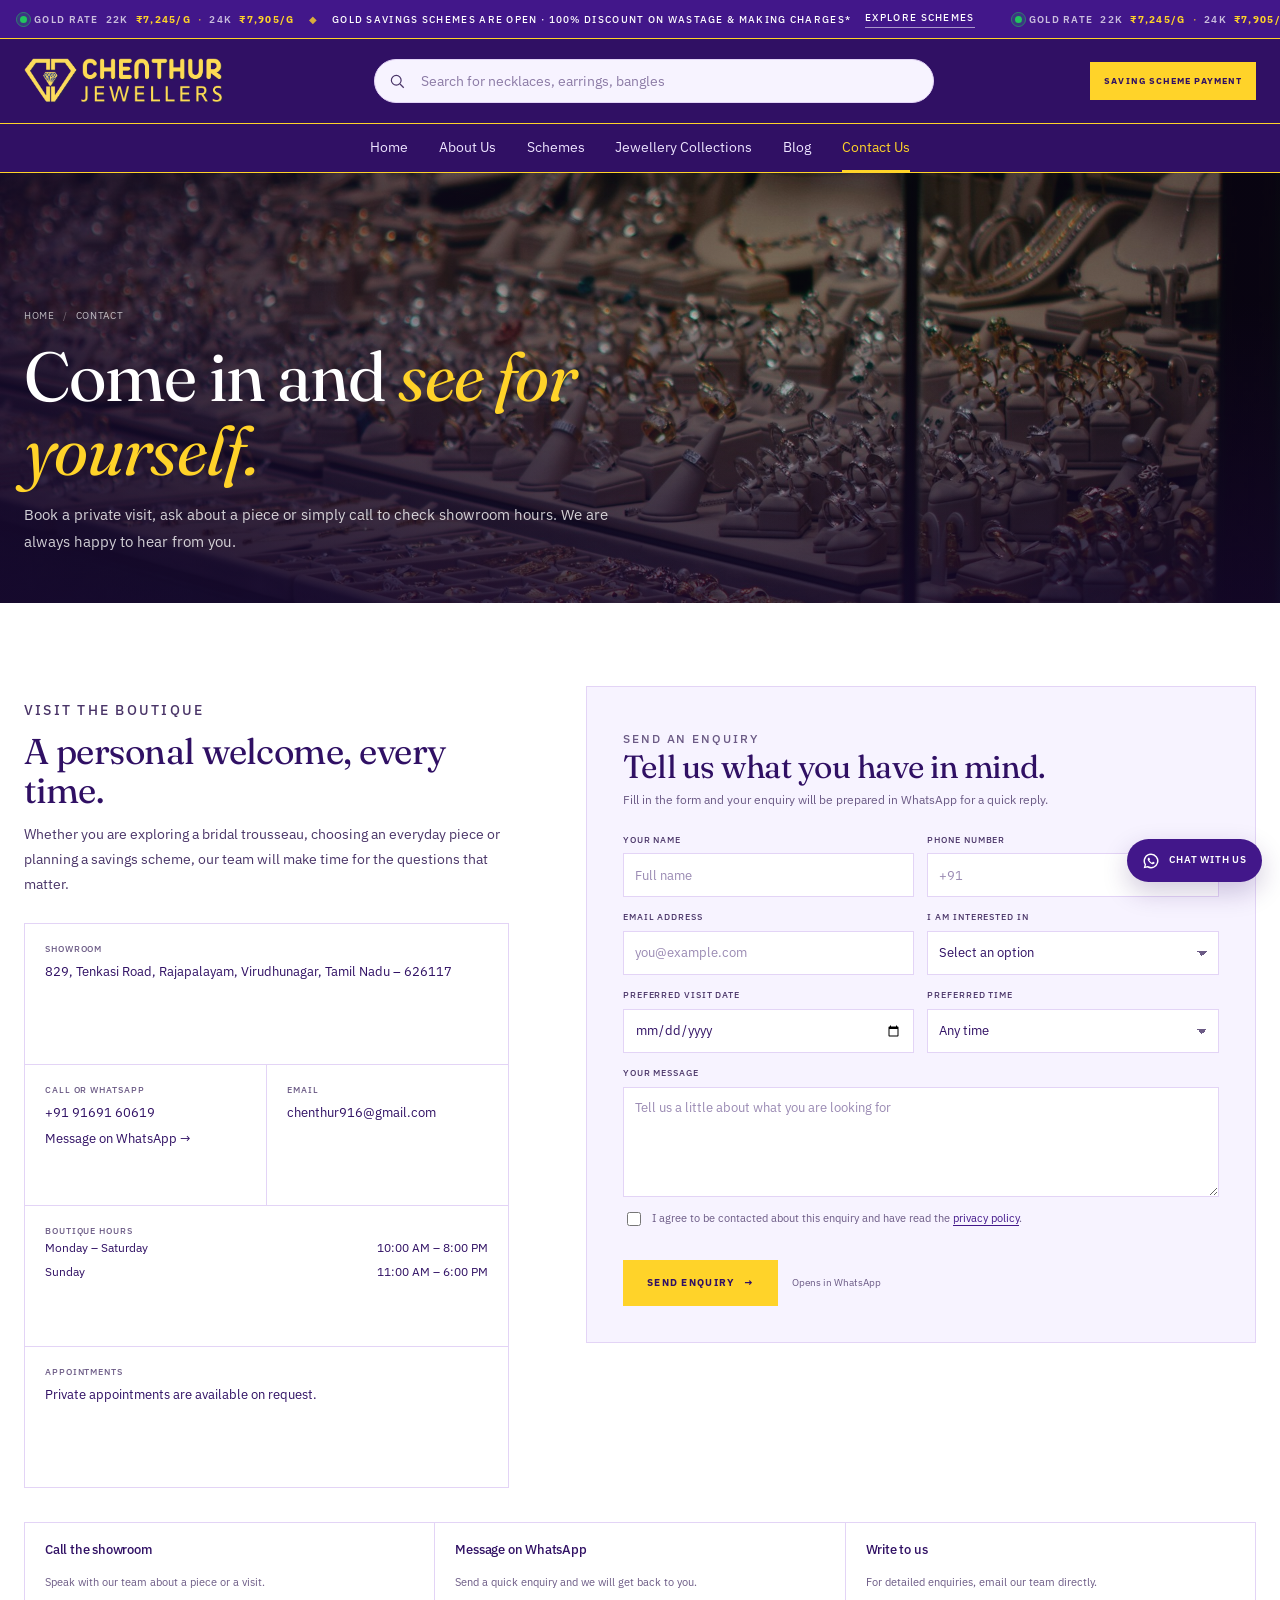
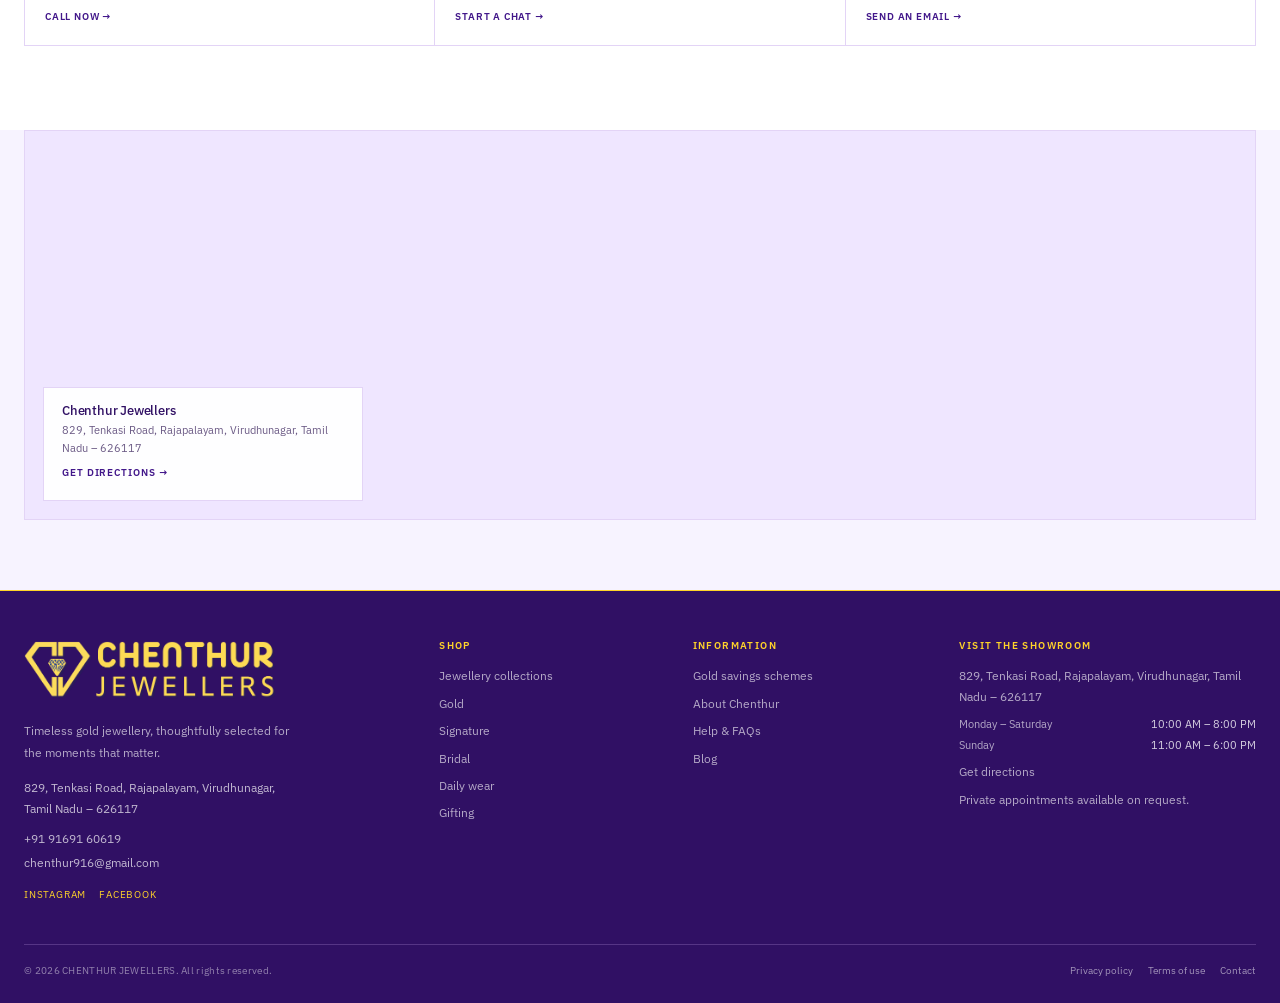
<file: contact.html>
<!DOCTYPE html>
<html lang="en">
<head>
  <meta charset="UTF-8">
  <meta name="viewport" content="width=device-width, initial-scale=1.0">
  <meta name="description" content="Visit Chenthur Jewellers at 829, Tenkasi Road, Rajapalayam, Virudhunagar, Tamil Nadu – 626117. Book an appointment or contact our team.">
  <meta property="og:title" content="Contact & Showroom | Chenthur Jewellers">
  <meta property="og:description" content="Visit Chenthur Jewellers in Rajapalayam or book a personal appointment.">
  <meta property="og:type" content="website">
  <title>Contact & Showroom | Chenthur Jewellers</title>
  <link rel="icon" type="image/png" href="assets/images/favicon.png">
  <link rel="apple-touch-icon" href="assets/images/favicon.png">
  <link rel="preconnect" href="https://fonts.googleapis.com">
  <link rel="preconnect" href="https://fonts.gstatic.com" crossorigin>
  <link href="https://fonts.googleapis.com/css2?family=Fraunces:ital,opsz,wght@0,9..144,400;0,9..144,500;0,9..144,600;1,9..144,400&family=IBM+Plex+Sans:wght@300;400;500;600&family=Nunito+Sans:wght@400;600;700&display=swap" rel="stylesheet">
  <link rel="stylesheet" href="assets/css/main.css">
  <script src="assets/js/content.js" defer></script>
  <script src="assets/js/app.js" defer></script>
</head>
<body data-page="contact">
  <div id="site-header"></div>

  <main id="main">
    <section class="page-hero">
      <div class="page-hero__media">
        <img src="assets/images/editorial/contact-hero.jpg" alt="Jewellery displayed in a showroom cabinet" width="1920" height="900" fetchpriority="high">
      </div>
      <div class="page-hero__overlay"></div>
      <div class="container page-hero__content">
        <nav class="breadcrumbs" aria-label="Breadcrumb">
          <a href="index.html">Home</a>
          <span aria-hidden="true">/</span>
          <span>Contact</span>
        </nav>
        <h1>Come in and <em>see for yourself.</em></h1>
        <p class="page-hero__lead">Book a private visit, ask about a piece or simply call to check showroom hours. We are always happy to hear from you.</p>
      </div>
    </section>

    <section class="section">
      <div class="container contact-grid">
        <div class="contact-intro">
          <p class="eyebrow">Visit the boutique</p>
          <h2>A personal welcome, every time.</h2>
          <p>Whether you are exploring a bridal trousseau, choosing an everyday piece or planning a savings scheme, our team will make time for the questions that matter.</p>
          <div class="contact-details">
            <div class="contact-detail contact-detail--wide">
              <h3>Showroom</h3>
              <address data-site="address">829, Tenkasi Road, Rajapalayam, Virudhunagar, Tamil Nadu – 626117</address>
            </div>
            <div class="contact-detail">
              <h3>Call or WhatsApp</h3>
              <a href="tel:+919169160619" data-site-link="phone" data-site="phone">+91 91691 60619</a>
              <a href="#" data-site-link="whatsapp" target="_blank" rel="noopener noreferrer">Message on WhatsApp →</a>
            </div>
            <div class="contact-detail">
              <h3>Email</h3>
              <a href="mailto:chenthur916@gmail.com" data-site-link="email" data-site="email">chenthur916@gmail.com</a>
            </div>
            <div class="contact-detail contact-detail--wide">
              <h3>Boutique hours</h3>
              <div class="hours-list" data-site="hours"></div>
            </div>
            <div class="contact-detail contact-detail--wide">
              <h3>Appointments</h3>
              <p>Private appointments are available on request.</p>
            </div>
          </div>
        </div>

        <div class="contact-form-wrap">
          <p class="eyebrow">Send an enquiry</p>
          <h2>Tell us what you have in mind.</h2>
          <p>Fill in the form and your enquiry will be prepared in WhatsApp for a quick reply.</p>
          <form class="form-grid" data-enquiry-form novalidate>
            <div class="form-field">
              <label for="name">Your name</label>
              <input type="text" id="name" name="name" autocomplete="name" placeholder="Full name" required>
            </div>
            <div class="form-field">
              <label for="phone">Phone number</label>
              <input type="tel" id="phone" name="phone" autocomplete="tel" placeholder="+91" required>
            </div>
            <div class="form-field">
              <label for="email">Email address</label>
              <input type="email" id="email" name="email" autocomplete="email" placeholder="you@example.com">
            </div>
            <div class="form-field">
              <label for="interest">I am interested in</label>
              <select id="interest" name="interest" required>
                <option value="" disabled selected>Select an option</option>
                <option value="A specific piece">A specific piece</option>
                <option value="Bridal consultation">Bridal consultation</option>
                <option value="Gold savings scheme">Gold savings scheme</option>
                <option value="Revival old gold exchange">Revival old gold exchange</option>
                <option value="Custom design">Custom design</option>
                <option value="General enquiry">General enquiry</option>
              </select>
            </div>
            <div class="form-field">
              <label for="visit-date">Preferred visit date</label>
              <input type="date" id="visit-date" name="visit-date">
            </div>
            <div class="form-field">
              <label for="visit-time">Preferred time</label>
              <select id="visit-time" name="visit-time">
                <option value="" selected>Any time</option>
                <option value="Morning (10 AM – 12 PM)">Morning (10 AM – 12 PM)</option>
                <option value="Afternoon (12 PM – 4 PM)">Afternoon (12 PM – 4 PM)</option>
                <option value="Evening (4 PM – 8 PM)">Evening (4 PM – 8 PM)</option>
              </select>
            </div>
            <div class="form-field form-field--full">
              <label for="message">Your message</label>
              <textarea id="message" name="message" placeholder="Tell us a little about what you are looking for" required></textarea>
            </div>
            <div class="form-field form-field--full">
              <label class="checkbox-field" for="consent">
                <input type="checkbox" id="consent" name="consent" required>
                <span>I agree to be contacted about this enquiry and have read the <a href="privacy.html">privacy policy</a>.</span>
              </label>
            </div>
            <div class="form-field form-field--full">
              <div class="form-actions">
                <button class="btn btn--primary" type="submit">Send enquiry <span aria-hidden="true">→</span></button>
                <p class="form-note">Opens in WhatsApp</p>
              </div>
            </div>
          </form>
          <div class="form-status" data-form-status role="status" hidden></div>
        </div>
      </div>

      <div class="container">
        <div class="contact-options">
          <div class="contact-option">
            <h3>Call the showroom</h3>
            <p>Speak with our team about a piece or a visit.</p>
            <a href="tel:+919169160619" data-site-link="phone">Call now →</a>
          </div>
          <div class="contact-option">
            <h3>Message on WhatsApp</h3>
            <p>Send a quick enquiry and we will get back to you.</p>
            <a href="#" data-site-link="whatsapp" target="_blank" rel="noopener noreferrer">Start a chat →</a>
          </div>
          <div class="contact-option">
            <h3>Write to us</h3>
            <p>For detailed enquiries, email our team directly.</p>
            <a href="mailto:chenthur916@gmail.com" data-site-link="email">Send an email →</a>
          </div>
        </div>
      </div>
    </section>

    <section class="map-section">
      <div class="container">
        <div class="map-frame">
          <iframe title="Map to Chenthur Jewellers, Rajapalayam" data-site-src="mapEmbed" loading="lazy" referrerpolicy="no-referrer-when-downgrade" allowfullscreen></iframe>
          <div class="map-card">
            <h2>Chenthur Jewellers</h2>
            <p data-site="address">829, Tenkasi Road, Rajapalayam, Virudhunagar, Tamil Nadu – 626117</p>
            <a href="https://www.google.com/maps" data-site-link="maps" target="_blank" rel="noopener noreferrer">Get directions →</a>
          </div>
        </div>
      </div>
    </section>
  </main>

  <div id="site-footer"></div>
</body>
</html>
</file>
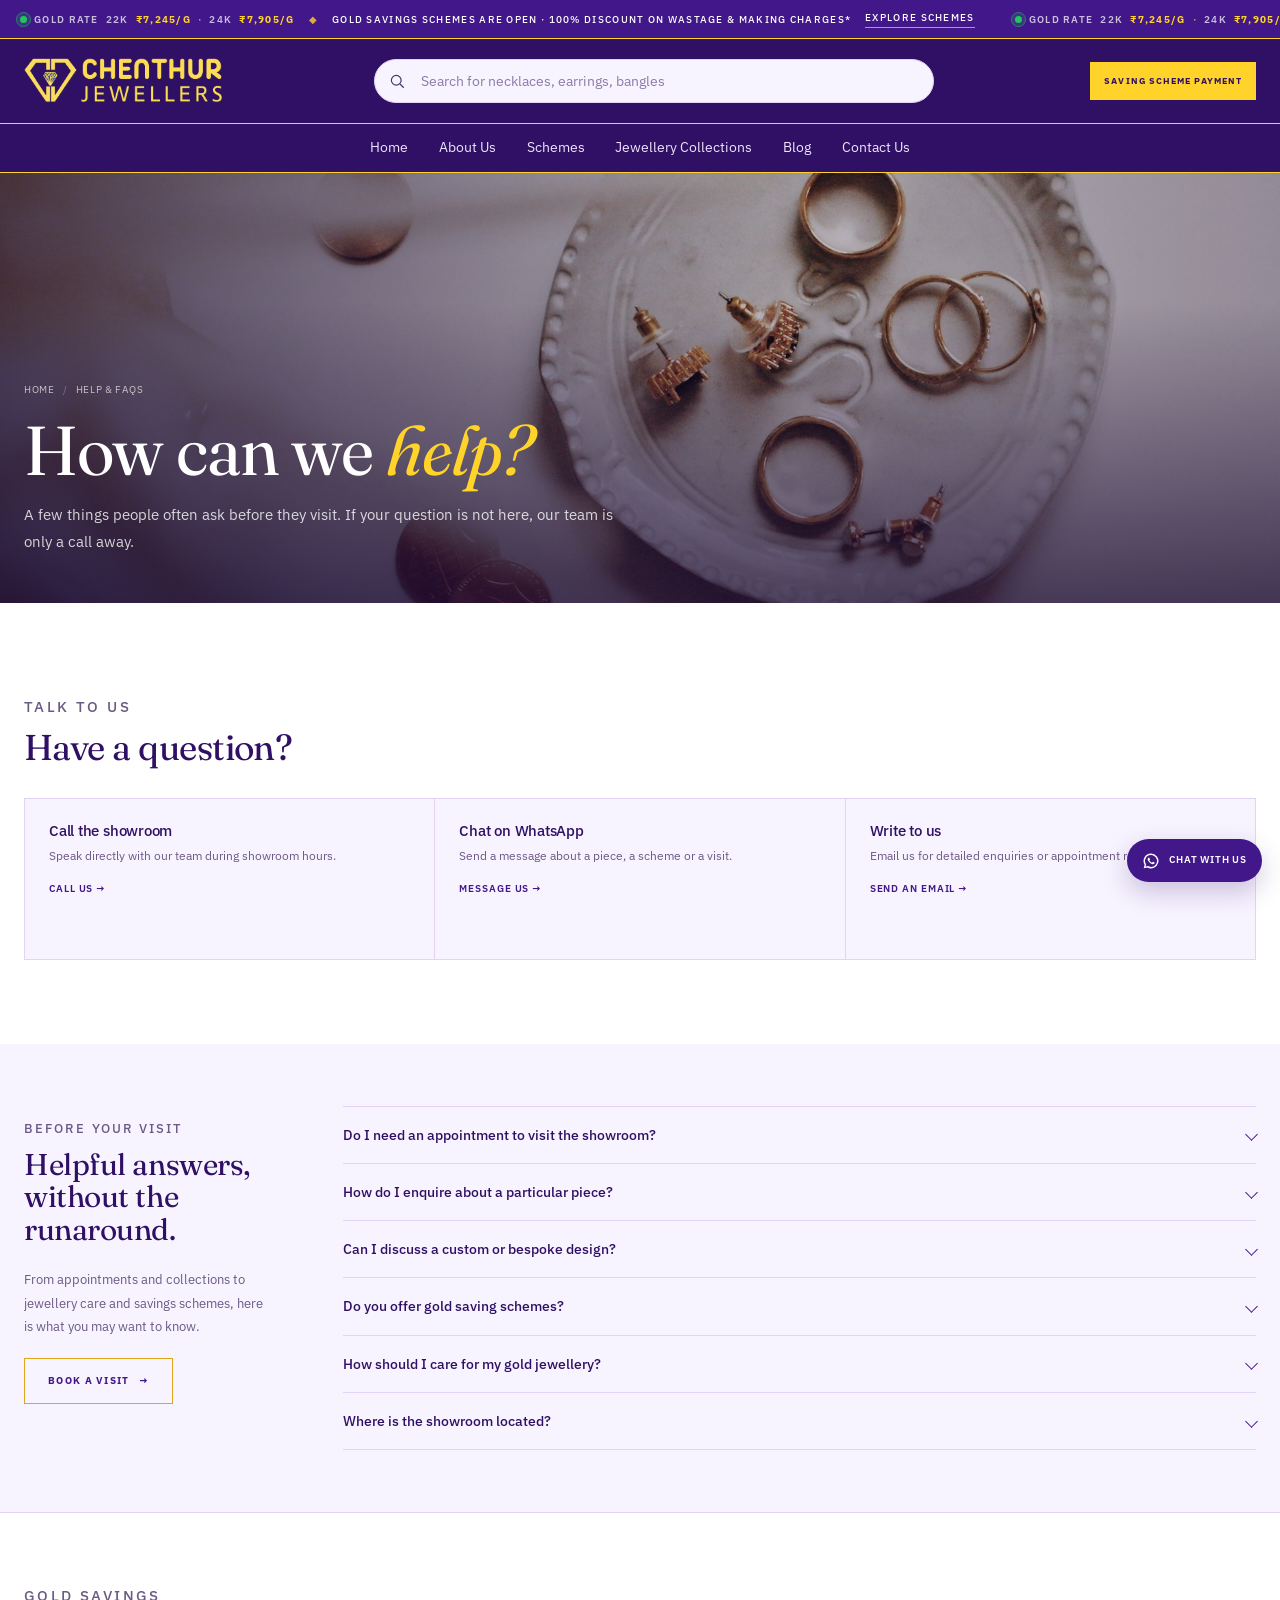
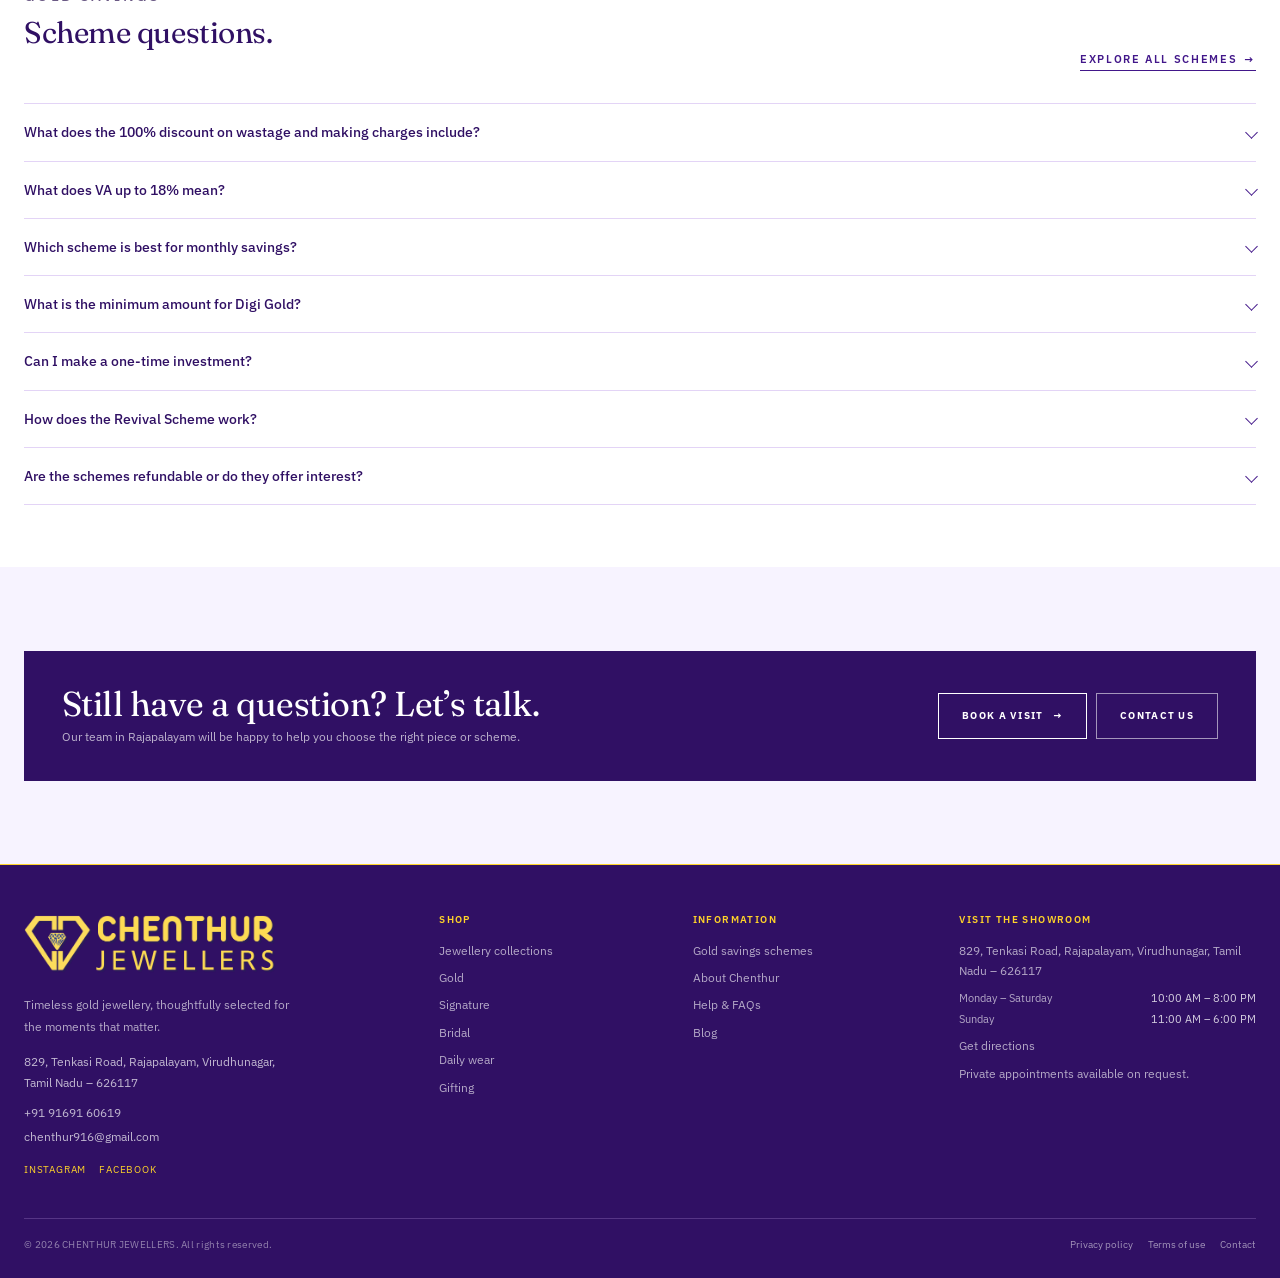
<file: faq.html>
<!DOCTYPE html>
<html lang="en">
<head>
  <meta charset="UTF-8">
  <meta name="viewport" content="width=device-width, initial-scale=1.0">
  <meta name="description" content="Frequently asked questions about visiting Chenthur Jewellers in Rajapalayam, jewellery, appointments and gold savings schemes.">
  <meta property="og:title" content="Help & FAQs | Chenthur Jewellers">
  <meta property="og:description" content="Answers to common questions about visits, collections, care and schemes.">
  <meta property="og:type" content="website">
  <title>Help & FAQs | Chenthur Jewellers</title>
  <link rel="icon" type="image/png" href="assets/images/favicon.png">
  <link rel="apple-touch-icon" href="assets/images/favicon.png">
  <link rel="preconnect" href="https://fonts.googleapis.com">
  <link rel="preconnect" href="https://fonts.gstatic.com" crossorigin>
  <link href="https://fonts.googleapis.com/css2?family=Fraunces:ital,opsz,wght@0,9..144,400;0,9..144,500;0,9..144,600;1,9..144,400&family=IBM+Plex+Sans:wght@300;400;500;600&family=Nunito+Sans:wght@400;600;700&display=swap" rel="stylesheet">
  <link rel="stylesheet" href="assets/css/main.css">
  <script src="assets/js/content.js" defer></script>
  <script src="assets/js/app.js" defer></script>
</head>
<body data-page="faq">
  <div id="site-header"></div>

  <main id="main">
    <section class="page-hero">
      <div class="page-hero__media">
        <img src="assets/images/editorial/faq-hero.jpg" alt="Gold jewellery arranged on a warm surface" width="1920" height="900" fetchpriority="high">
      </div>
      <div class="page-hero__overlay"></div>
      <div class="container page-hero__content">
        <nav class="breadcrumbs" aria-label="Breadcrumb">
          <a href="index.html">Home</a>
          <span aria-hidden="true">/</span>
          <span>Help &amp; FAQs</span>
        </nav>
        <h1>How can we <em>help?</em></h1>
        <p class="page-hero__lead">A few things people often ask before they visit. If your question is not here, our team is only a call away.</p>
      </div>
    </section>

    <section class="section">
      <div class="container">
        <div class="section-head">
          <div class="section-head__copy">
            <p class="eyebrow">Talk to us</p>
            <h2>Have a question?</h2>
          </div>
        </div>
        <div class="help-cards">
          <article class="help-card">
            <h2>Call the showroom</h2>
            <p>Speak directly with our team during showroom hours.</p>
            <a href="tel:+919169160619" data-site-link="phone">Call us →</a>
          </article>
          <article class="help-card">
            <h2>Chat on WhatsApp</h2>
            <p>Send a message about a piece, a scheme or a visit.</p>
            <a href="#" data-site-link="whatsapp" target="_blank" rel="noopener noreferrer">Message us →</a>
          </article>
          <article class="help-card">
            <h2>Write to us</h2>
            <p>Email us for detailed enquiries or appointment requests.</p>
            <a href="mailto:chenthur916@gmail.com" data-site-link="email">Send an email →</a>
          </article>
        </div>
      </div>
    </section>

    <section class="faq-section section--cream">
      <div class="container faq-layout">
        <div class="faq-intro">
          <p class="eyebrow">Before your visit</p>
          <h2>Helpful answers, without the runaround.</h2>
          <p>From appointments and collections to jewellery care and savings schemes, here is what you may want to know.</p>
          <a class="btn btn--outline" href="contact.html">Book a visit <span aria-hidden="true">→</span></a>
        </div>
        <div class="faq-list" data-general-faqs></div>
      </div>
    </section>

    <section class="faq-section">
      <div class="container">
        <div class="section-head">
          <div class="section-head__copy">
            <p class="eyebrow">Gold savings</p>
            <h2>Scheme questions.</h2>
          </div>
          <a class="text-link" href="schemes.html">Explore all schemes <span aria-hidden="true">→</span></a>
        </div>
        <div class="faq-list" data-scheme-faqs></div>
      </div>
    </section>

    <section class="section section--cream">
      <div class="container">
        <div class="scheme-cta">
          <div>
            <h2>Still have a question? Let’s talk.</h2>
            <p>Our team in Rajapalayam will be happy to help you choose the right piece or scheme.</p>
          </div>
          <div class="scheme-cta__actions">
            <a class="btn btn--light" href="contact.html">Book a visit <span aria-hidden="true">→</span></a>
            <a class="btn btn--outline-light" href="contact.html">Contact us</a>
          </div>
        </div>
      </div>
    </section>
  </main>

  <div id="site-footer"></div>
</body>
</html>
</file>
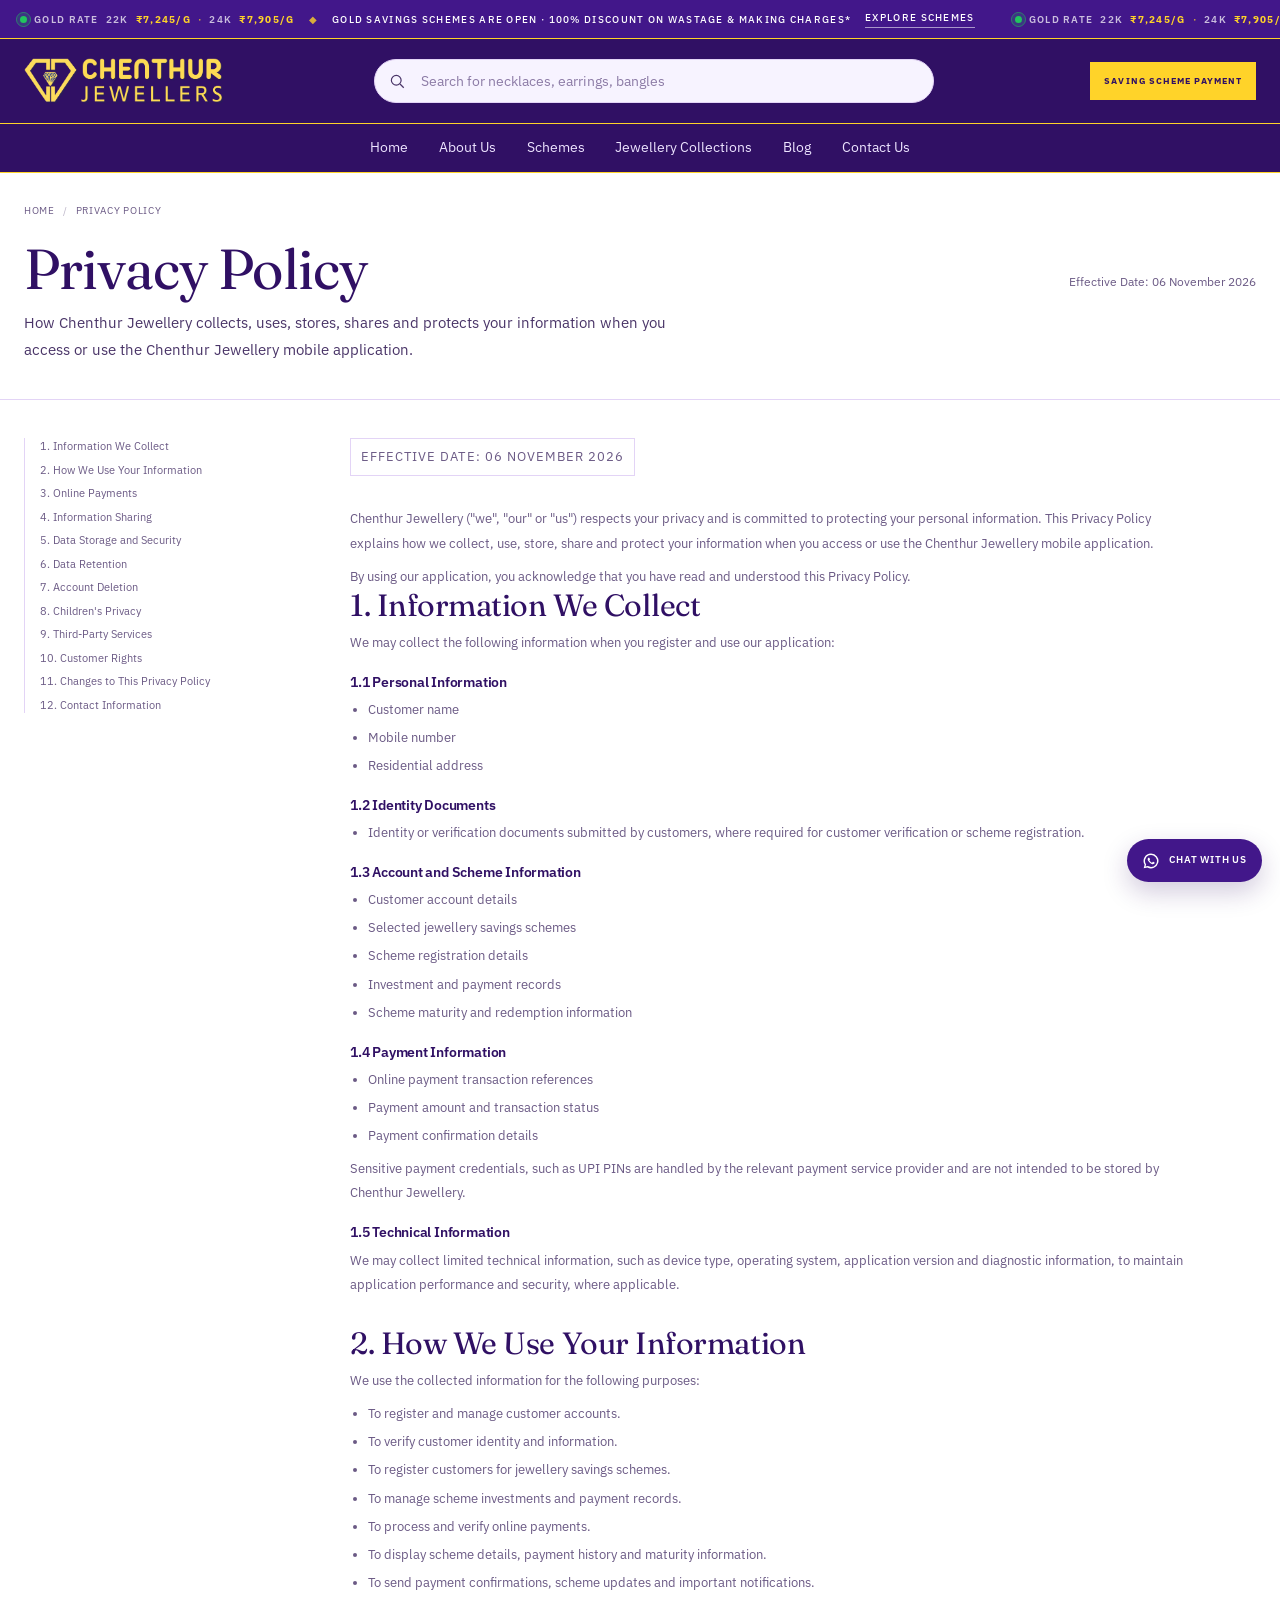
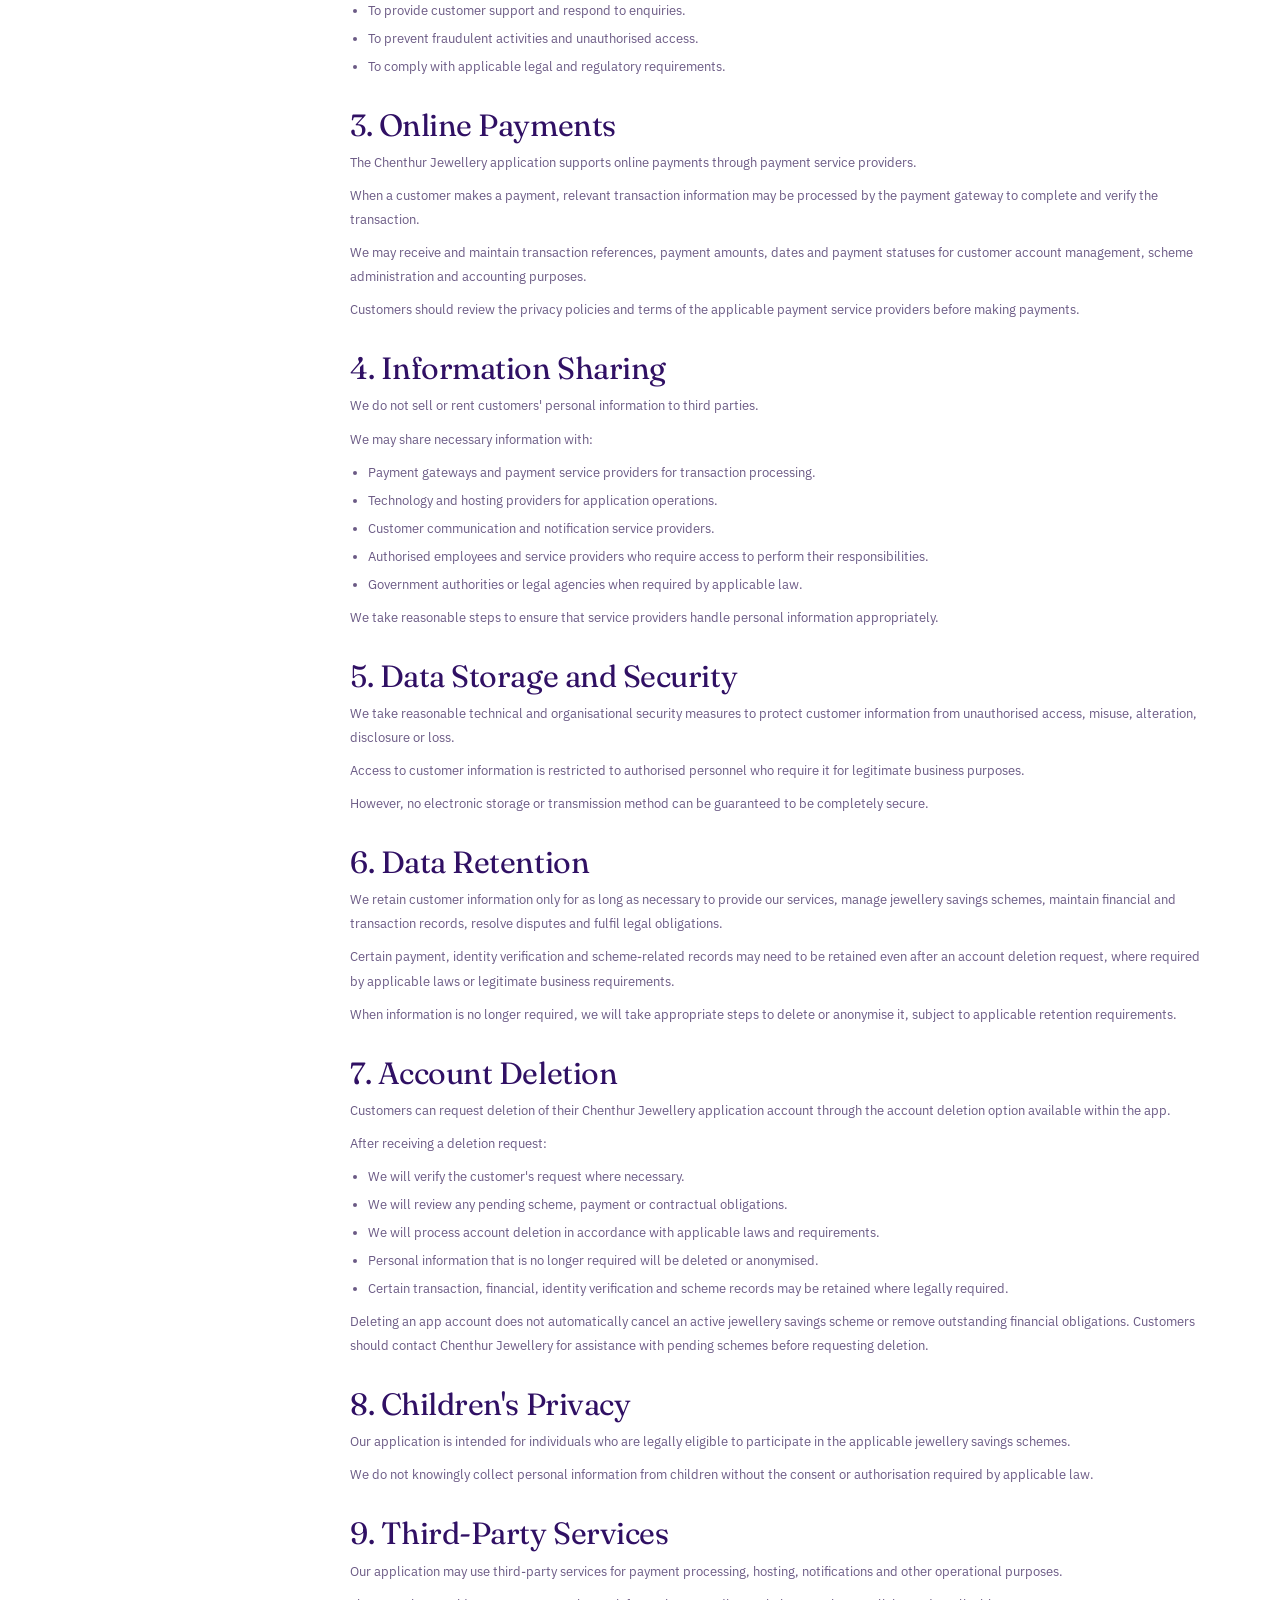
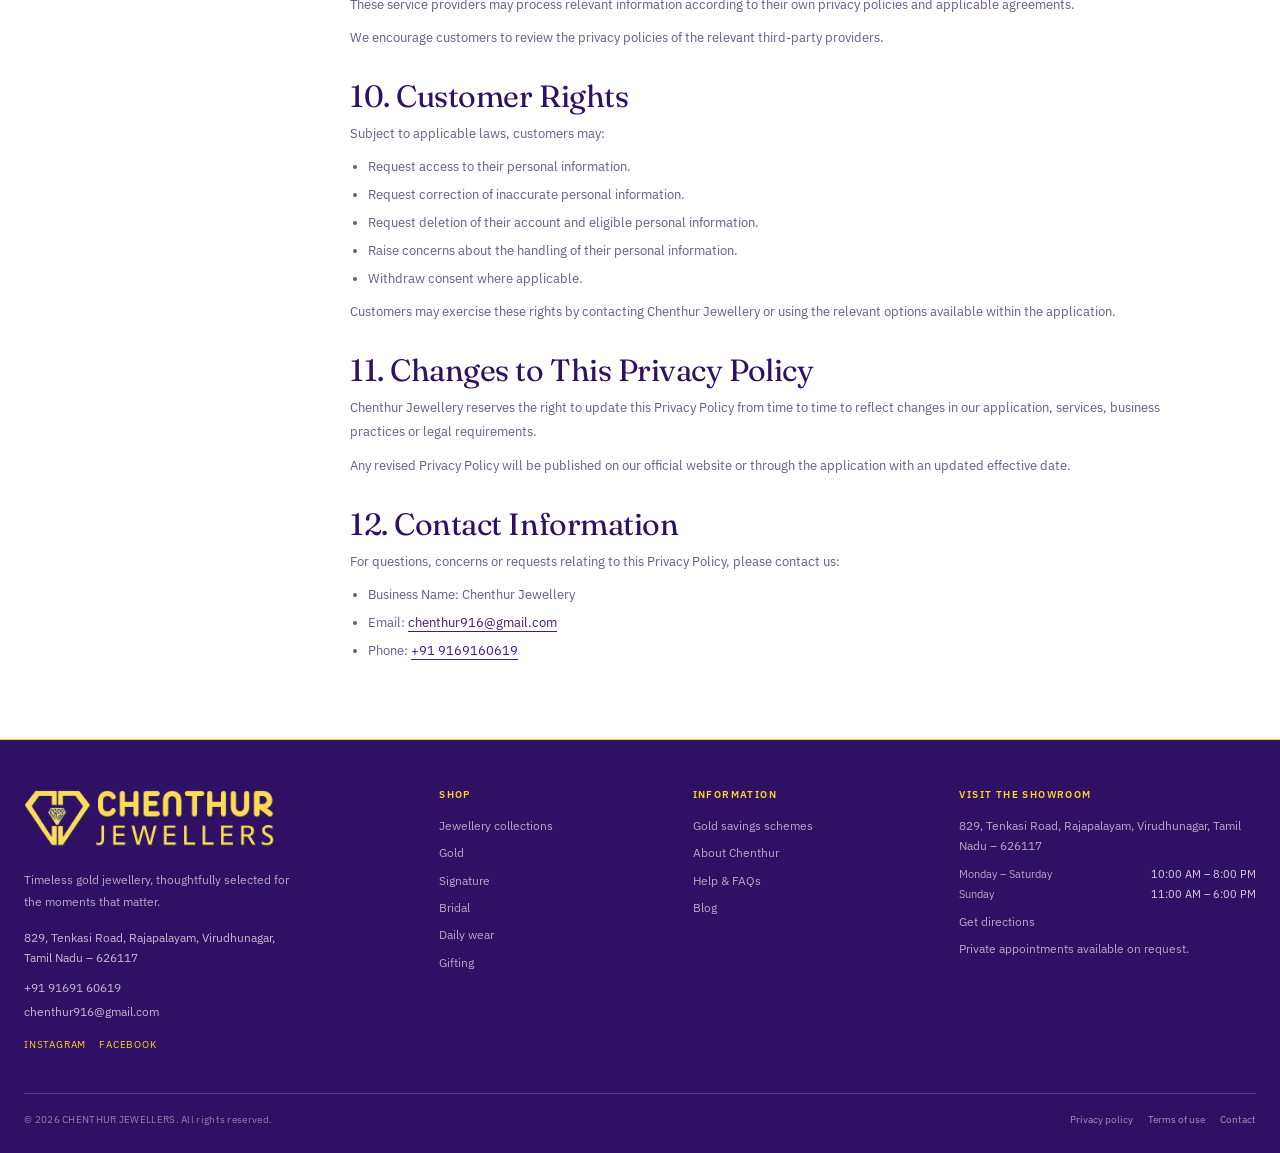
<file: privacy.html>
<!DOCTYPE html>
<html lang="en">
<head>
  <meta charset="UTF-8">
  <meta name="viewport" content="width=device-width, initial-scale=1.0">
  <meta name="description" content="Privacy Policy for the Chenthur Jewellery mobile application, effective 06 November 2026.">
  <meta property="og:title" content="Privacy Policy | Chenthur Jewellers">
  <meta property="og:description" content="How Chenthur Jewellery collects, uses, stores, shares and protects your information.">
  <meta property="og:type" content="website">
  <title>Privacy Policy | Chenthur Jewellers</title>
  <link rel="icon" type="image/png" href="assets/images/favicon.png">
  <link rel="apple-touch-icon" href="assets/images/favicon.png">
  <link rel="preconnect" href="https://fonts.googleapis.com">
  <link rel="preconnect" href="https://fonts.gstatic.com" crossorigin>
  <link href="https://fonts.googleapis.com/css2?family=Fraunces:ital,opsz,wght@0,9..144,400;0,9..144,500;0,9..144,600;1,9..144,400&family=IBM+Plex+Sans:wght@300;400;500;600&family=Nunito+Sans:wght@400;600;700&display=swap" rel="stylesheet">
  <link rel="stylesheet" href="assets/css/main.css">
  <script src="assets/js/content.js" defer></script>
  <script src="assets/js/app.js" defer></script>
</head>
<body data-page="privacy">
  <div id="site-header"></div>

  <main id="main">
    <section class="page-head">
      <div class="container">
        <nav class="breadcrumbs" aria-label="Breadcrumb">
          <a href="index.html">Home</a>
          <span aria-hidden="true">/</span>
          <span>Privacy Policy</span>
        </nav>
        <div class="page-head__row">
          <h1>Privacy Policy</h1>
          <span class="page-head__count">Effective Date: 06 November 2026</span>
        </div>
        <p class="page-head__lead">How Chenthur Jewellery collects, uses, stores, shares and protects your information when you access or use the Chenthur Jewellery mobile application.</p>
      </div>
    </section>

    <section class="legal-page">
      <div class="container legal-layout">
        <nav class="legal-nav" aria-label="Privacy Policy sections">
          <a href="#information-we-collect">1. Information We Collect</a>
          <a href="#how-we-use">2. How We Use Your Information</a>
          <a href="#online-payments">3. Online Payments</a>
          <a href="#information-sharing">4. Information Sharing</a>
          <a href="#data-storage">5. Data Storage and Security</a>
          <a href="#data-retention">6. Data Retention</a>
          <a href="#account-deletion">7. Account Deletion</a>
          <a href="#childrens-privacy">8. Children's Privacy</a>
          <a href="#third-party-services">9. Third-Party Services</a>
          <a href="#customer-rights">10. Customer Rights</a>
          <a href="#changes">11. Changes to This Privacy Policy</a>
          <a href="#contact">12. Contact Information</a>
        </nav>

        <div class="legal-content">
          <p class="legal-meta">Effective Date: 06 November 2026</p>
          <p>Chenthur Jewellery ("we", "our" or "us") respects your privacy and is committed to protecting your personal information. This Privacy Policy explains how we collect, use, store, share and protect your information when you access or use the Chenthur Jewellery mobile application.</p>
          <p>By using our application, you acknowledge that you have read and understood this Privacy Policy.</p>

          <section id="information-we-collect">
            <h2>1. Information We Collect</h2>
            <p>We may collect the following information when you register and use our application:</p>

            <h3>1.1 Personal Information</h3>
            <ul>
              <li>Customer name</li>
              <li>Mobile number</li>
              <li>Residential address</li>
            </ul>

            <h3>1.2 Identity Documents</h3>
            <ul>
              <li>Identity or verification documents submitted by customers, where required for customer verification or scheme registration.</li>
            </ul>

            <h3>1.3 Account and Scheme Information</h3>
            <ul>
              <li>Customer account details</li>
              <li>Selected jewellery savings schemes</li>
              <li>Scheme registration details</li>
              <li>Investment and payment records</li>
              <li>Scheme maturity and redemption information</li>
            </ul>

            <h3>1.4 Payment Information</h3>
            <ul>
              <li>Online payment transaction references</li>
              <li>Payment amount and transaction status</li>
              <li>Payment confirmation details</li>
            </ul>
            <p>Sensitive payment credentials, such as UPI PINs are handled by the relevant payment service provider and are not intended to be stored by Chenthur Jewellery.</p>

            <h3>1.5 Technical Information</h3>
            <p>We may collect limited technical information, such as device type, operating system, application version and diagnostic information, to maintain application performance and security, where applicable.</p>
          </section>

          <section id="how-we-use">
            <h2>2. How We Use Your Information</h2>
            <p>We use the collected information for the following purposes:</p>
            <ul>
              <li>To register and manage customer accounts.</li>
              <li>To verify customer identity and information.</li>
              <li>To register customers for jewellery savings schemes.</li>
              <li>To manage scheme investments and payment records.</li>
              <li>To process and verify online payments.</li>
              <li>To display scheme details, payment history and maturity information.</li>
              <li>To send payment confirmations, scheme updates and important notifications.</li>
              <li>To provide customer support and respond to enquiries.</li>
              <li>To prevent fraudulent activities and unauthorised access.</li>
              <li>To comply with applicable legal and regulatory requirements.</li>
            </ul>
          </section>

          <section id="online-payments">
            <h2>3. Online Payments</h2>
            <p>The Chenthur Jewellery application supports online payments through payment service providers.</p>
            <p>When a customer makes a payment, relevant transaction information may be processed by the payment gateway to complete and verify the transaction.</p>
            <p>We may receive and maintain transaction references, payment amounts, dates and payment statuses for customer account management, scheme administration and accounting purposes.</p>
            <p>Customers should review the privacy policies and terms of the applicable payment service providers before making payments.</p>
          </section>

          <section id="information-sharing">
            <h2>4. Information Sharing</h2>
            <p>We do not sell or rent customers' personal information to third parties.</p>
            <p>We may share necessary information with:</p>
            <ul>
              <li>Payment gateways and payment service providers for transaction processing.</li>
              <li>Technology and hosting providers for application operations.</li>
              <li>Customer communication and notification service providers.</li>
              <li>Authorised employees and service providers who require access to perform their responsibilities.</li>
              <li>Government authorities or legal agencies when required by applicable law.</li>
            </ul>
            <p>We take reasonable steps to ensure that service providers handle personal information appropriately.</p>
          </section>

          <section id="data-storage">
            <h2>5. Data Storage and Security</h2>
            <p>We take reasonable technical and organisational security measures to protect customer information from unauthorised access, misuse, alteration, disclosure or loss.</p>
            <p>Access to customer information is restricted to authorised personnel who require it for legitimate business purposes.</p>
            <p>However, no electronic storage or transmission method can be guaranteed to be completely secure.</p>
          </section>

          <section id="data-retention">
            <h2>6. Data Retention</h2>
            <p>We retain customer information only for as long as necessary to provide our services, manage jewellery savings schemes, maintain financial and transaction records, resolve disputes and fulfil legal obligations.</p>
            <p>Certain payment, identity verification and scheme-related records may need to be retained even after an account deletion request, where required by applicable laws or legitimate business requirements.</p>
            <p>When information is no longer required, we will take appropriate steps to delete or anonymise it, subject to applicable retention requirements.</p>
          </section>

          <section id="account-deletion">
            <h2>7. Account Deletion</h2>
            <p>Customers can request deletion of their Chenthur Jewellery application account through the account deletion option available within the app.</p>
            <p>After receiving a deletion request:</p>
            <ul>
              <li>We will verify the customer's request where necessary.</li>
              <li>We will review any pending scheme, payment or contractual obligations.</li>
              <li>We will process account deletion in accordance with applicable laws and requirements.</li>
              <li>Personal information that is no longer required will be deleted or anonymised.</li>
              <li>Certain transaction, financial, identity verification and scheme records may be retained where legally required.</li>
            </ul>
            <p>Deleting an app account does not automatically cancel an active jewellery savings scheme or remove outstanding financial obligations. Customers should contact Chenthur Jewellery for assistance with pending schemes before requesting deletion.</p>
          </section>

          <section id="childrens-privacy">
            <h2>8. Children's Privacy</h2>
            <p>Our application is intended for individuals who are legally eligible to participate in the applicable jewellery savings schemes.</p>
            <p>We do not knowingly collect personal information from children without the consent or authorisation required by applicable law.</p>
          </section>

          <section id="third-party-services">
            <h2>9. Third-Party Services</h2>
            <p>Our application may use third-party services for payment processing, hosting, notifications and other operational purposes.</p>
            <p>These service providers may process relevant information according to their own privacy policies and applicable agreements.</p>
            <p>We encourage customers to review the privacy policies of the relevant third-party providers.</p>
          </section>

          <section id="customer-rights">
            <h2>10. Customer Rights</h2>
            <p>Subject to applicable laws, customers may:</p>
            <ul>
              <li>Request access to their personal information.</li>
              <li>Request correction of inaccurate personal information.</li>
              <li>Request deletion of their account and eligible personal information.</li>
              <li>Raise concerns about the handling of their personal information.</li>
              <li>Withdraw consent where applicable.</li>
            </ul>
            <p>Customers may exercise these rights by contacting Chenthur Jewellery or using the relevant options available within the application.</p>
          </section>

          <section id="changes">
            <h2>11. Changes to This Privacy Policy</h2>
            <p>Chenthur Jewellery reserves the right to update this Privacy Policy from time to time to reflect changes in our application, services, business practices or legal requirements.</p>
            <p>Any revised Privacy Policy will be published on our official website or through the application with an updated effective date.</p>
          </section>

          <section id="contact">
            <h2>12. Contact Information</h2>
            <p>For questions, concerns or requests relating to this Privacy Policy, please contact us:</p>
            <ul>
              <li>Business Name: Chenthur Jewellery</li>
              <li>Email: <a href="mailto:chenthur916@gmail.com">chenthur916@gmail.com</a></li>
              <li>Phone: <a href="tel:+919169160619">+91 9169160619</a></li>
            </ul>
          </section>
        </div>
      </div>
    </section>
  </main>

  <div id="site-footer"></div>
</body>
</html>
</file>
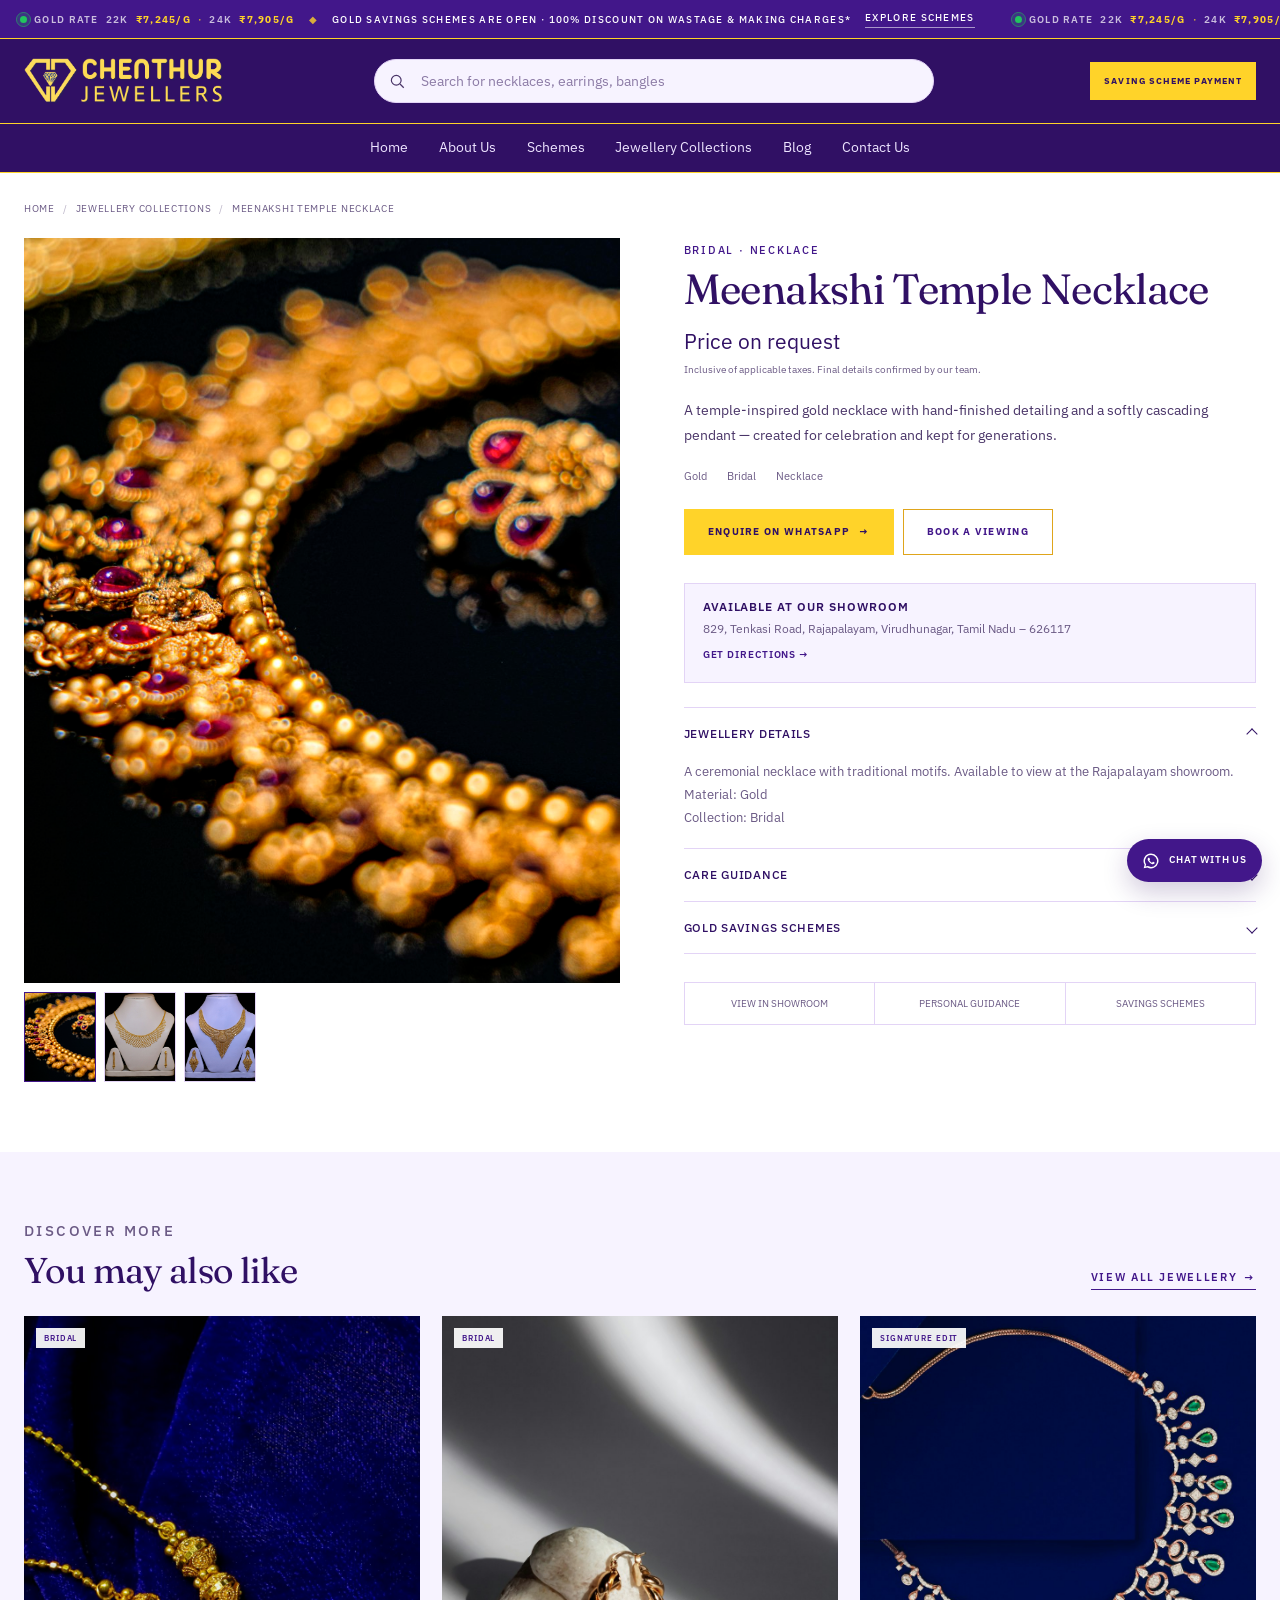
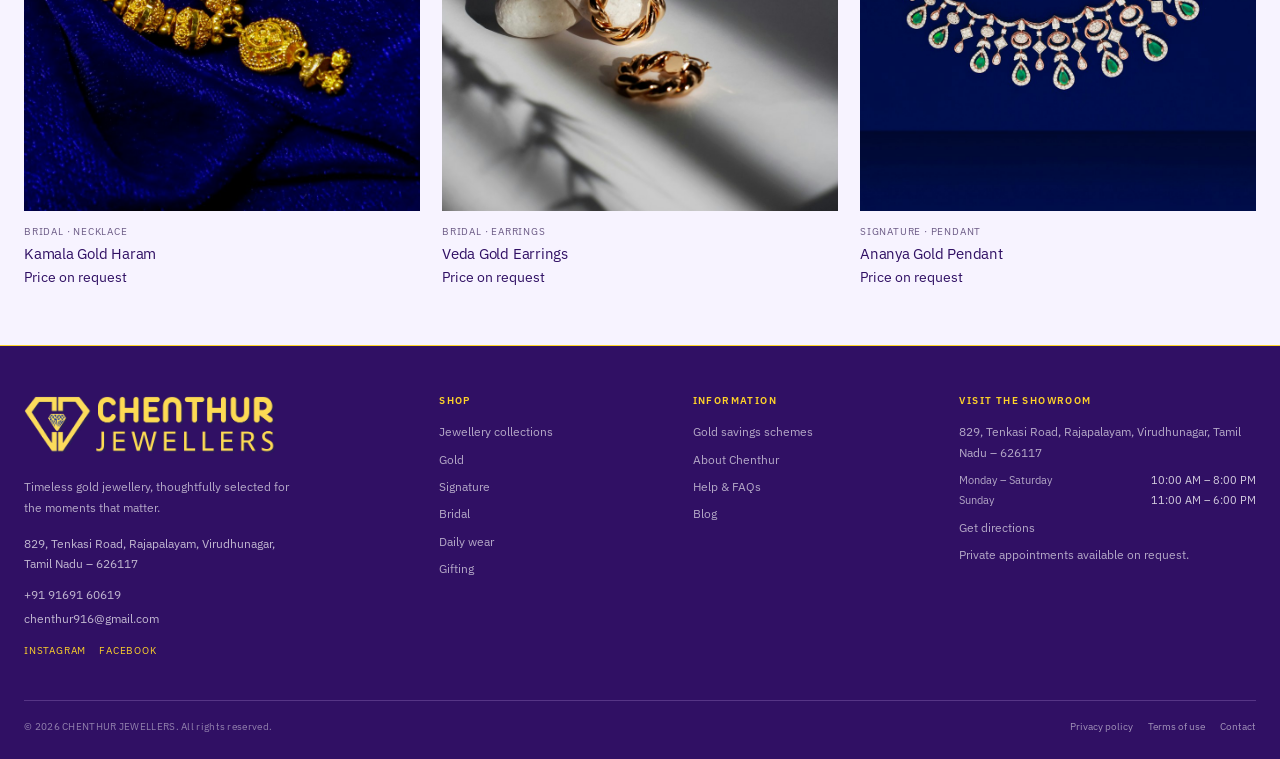
<file: product.html>
<!DOCTYPE html>
<html lang="en">
<head>
  <meta charset="UTF-8">
  <meta name="viewport" content="width=device-width, initial-scale=1.0">
  <meta name="description" content="View a Chenthur Jewellers piece, explore the details and enquire about availability at our Rajapalayam showroom.">
  <meta property="og:title" content="Jewellery Details | Chenthur Jewellers">
  <meta property="og:description" content="Explore fine gold jewellery from Chenthur Jewellers.">
  <meta property="og:type" content="product">
  <title>Jewellery Details | Chenthur Jewellers</title>
  <link rel="icon" type="image/png" href="assets/images/favicon.png">
  <link rel="apple-touch-icon" href="assets/images/favicon.png">
  <link rel="preconnect" href="https://fonts.googleapis.com">
  <link rel="preconnect" href="https://fonts.gstatic.com" crossorigin>
  <link href="https://fonts.googleapis.com/css2?family=Fraunces:ital,opsz,wght@0,9..144,400;0,9..144,500;0,9..144,600;1,9..144,400&family=IBM+Plex+Sans:wght@300;400;500;600&family=Nunito+Sans:wght@400;600;700&display=swap" rel="stylesheet">
  <link rel="stylesheet" href="assets/css/main.css">
  <script src="assets/js/content.js" defer></script>
  <script src="assets/js/app.js" defer></script>
</head>
<body data-page="product">
  <div id="site-header"></div>

  <main id="main">
    <section class="pdp">
      <div class="container">
        <nav class="breadcrumbs" aria-label="Breadcrumb" data-pdp-breadcrumb></nav>
        <div class="pdp-grid">
          <div class="pdp-gallery">
            <div class="pdp-gallery__main">
              <img data-pdp-main src="assets/images/products/necklace-01.jpg" alt="" width="900" height="1200">
            </div>
            <div class="pdp-gallery__thumbs" data-pdp-thumbs></div>
          </div>
          <div class="pdp-info" data-pdp-info></div>
        </div>
      </div>
    </section>

    <section class="similar-section">
      <div class="container">
        <div class="section-head">
          <div class="section-head__copy">
            <p class="eyebrow">Discover more</p>
            <h2>You may also like</h2>
          </div>
          <a class="text-link" href="collections.html">View all jewellery <span aria-hidden="true">→</span></a>
        </div>
        <div class="product-grid" data-pdp-similar></div>
      </div>
    </section>
  </main>

  <div id="site-footer"></div>
</body>
</html>
</file>
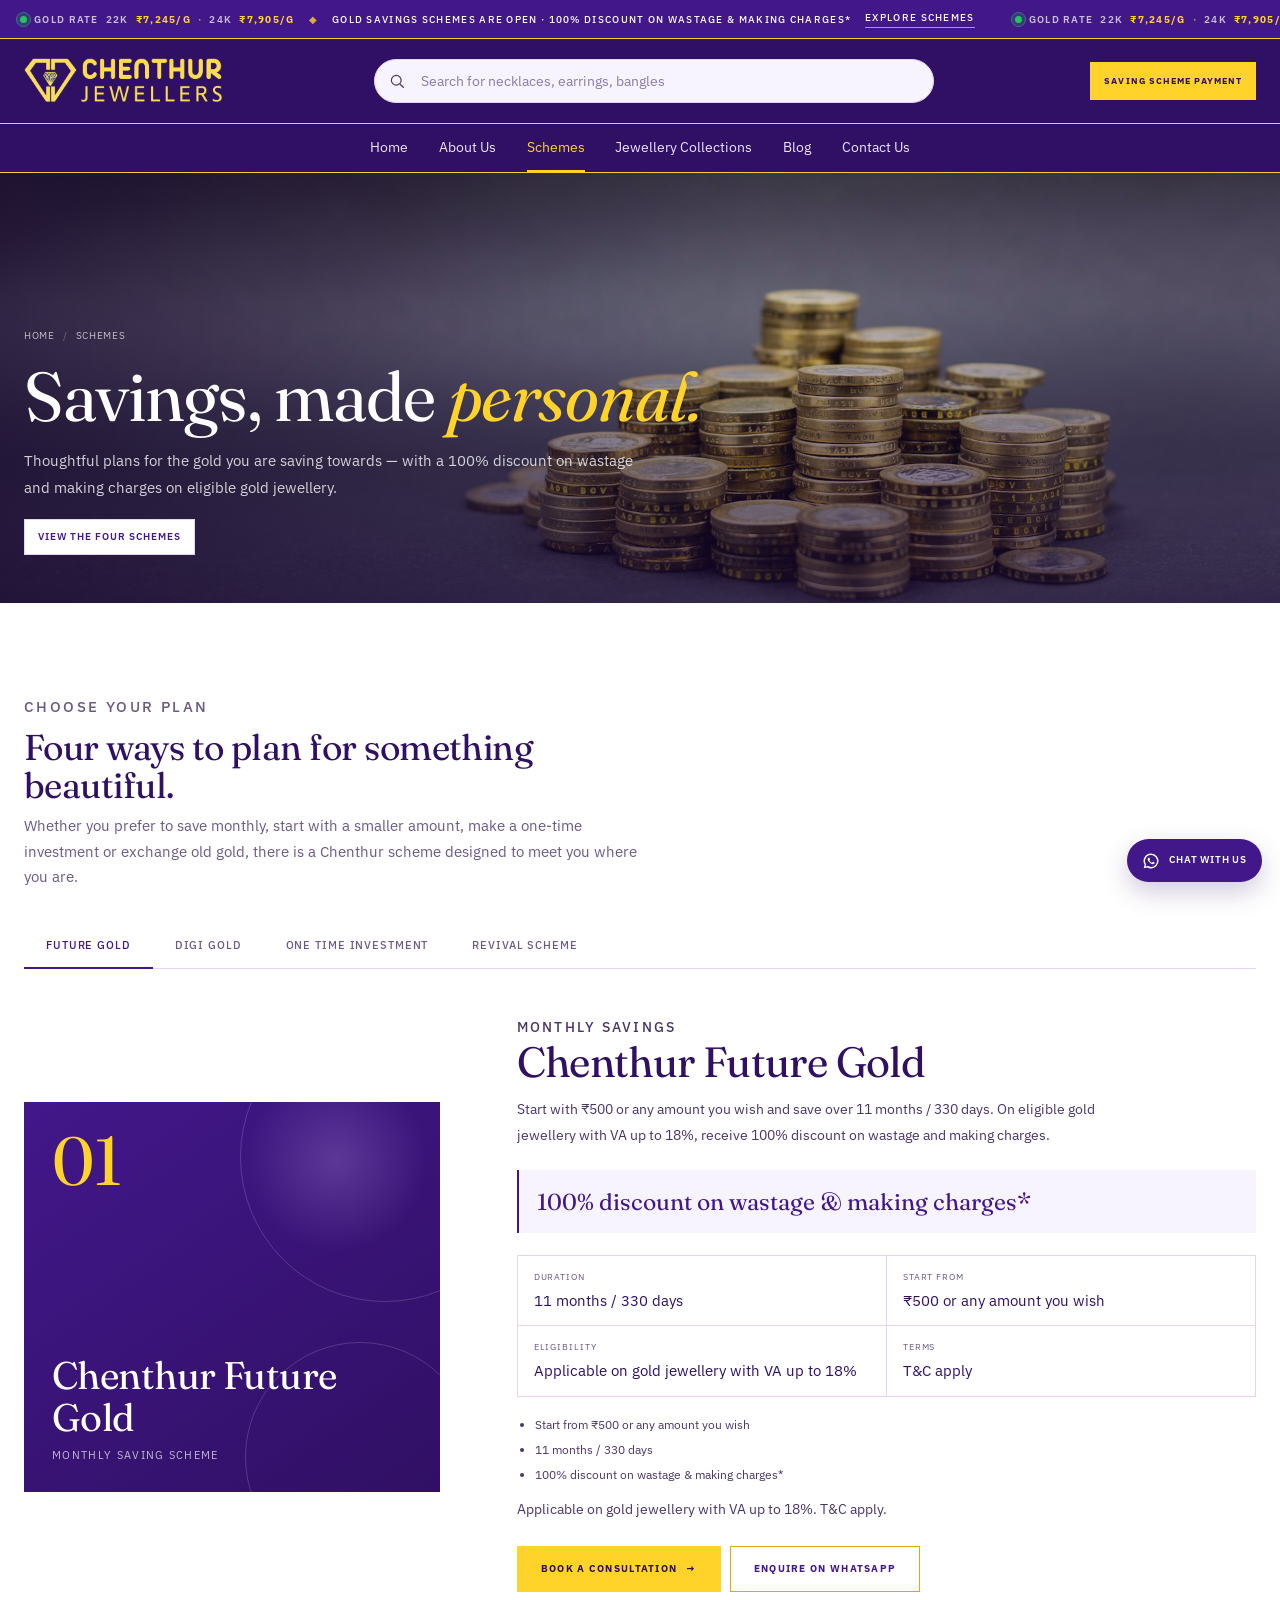
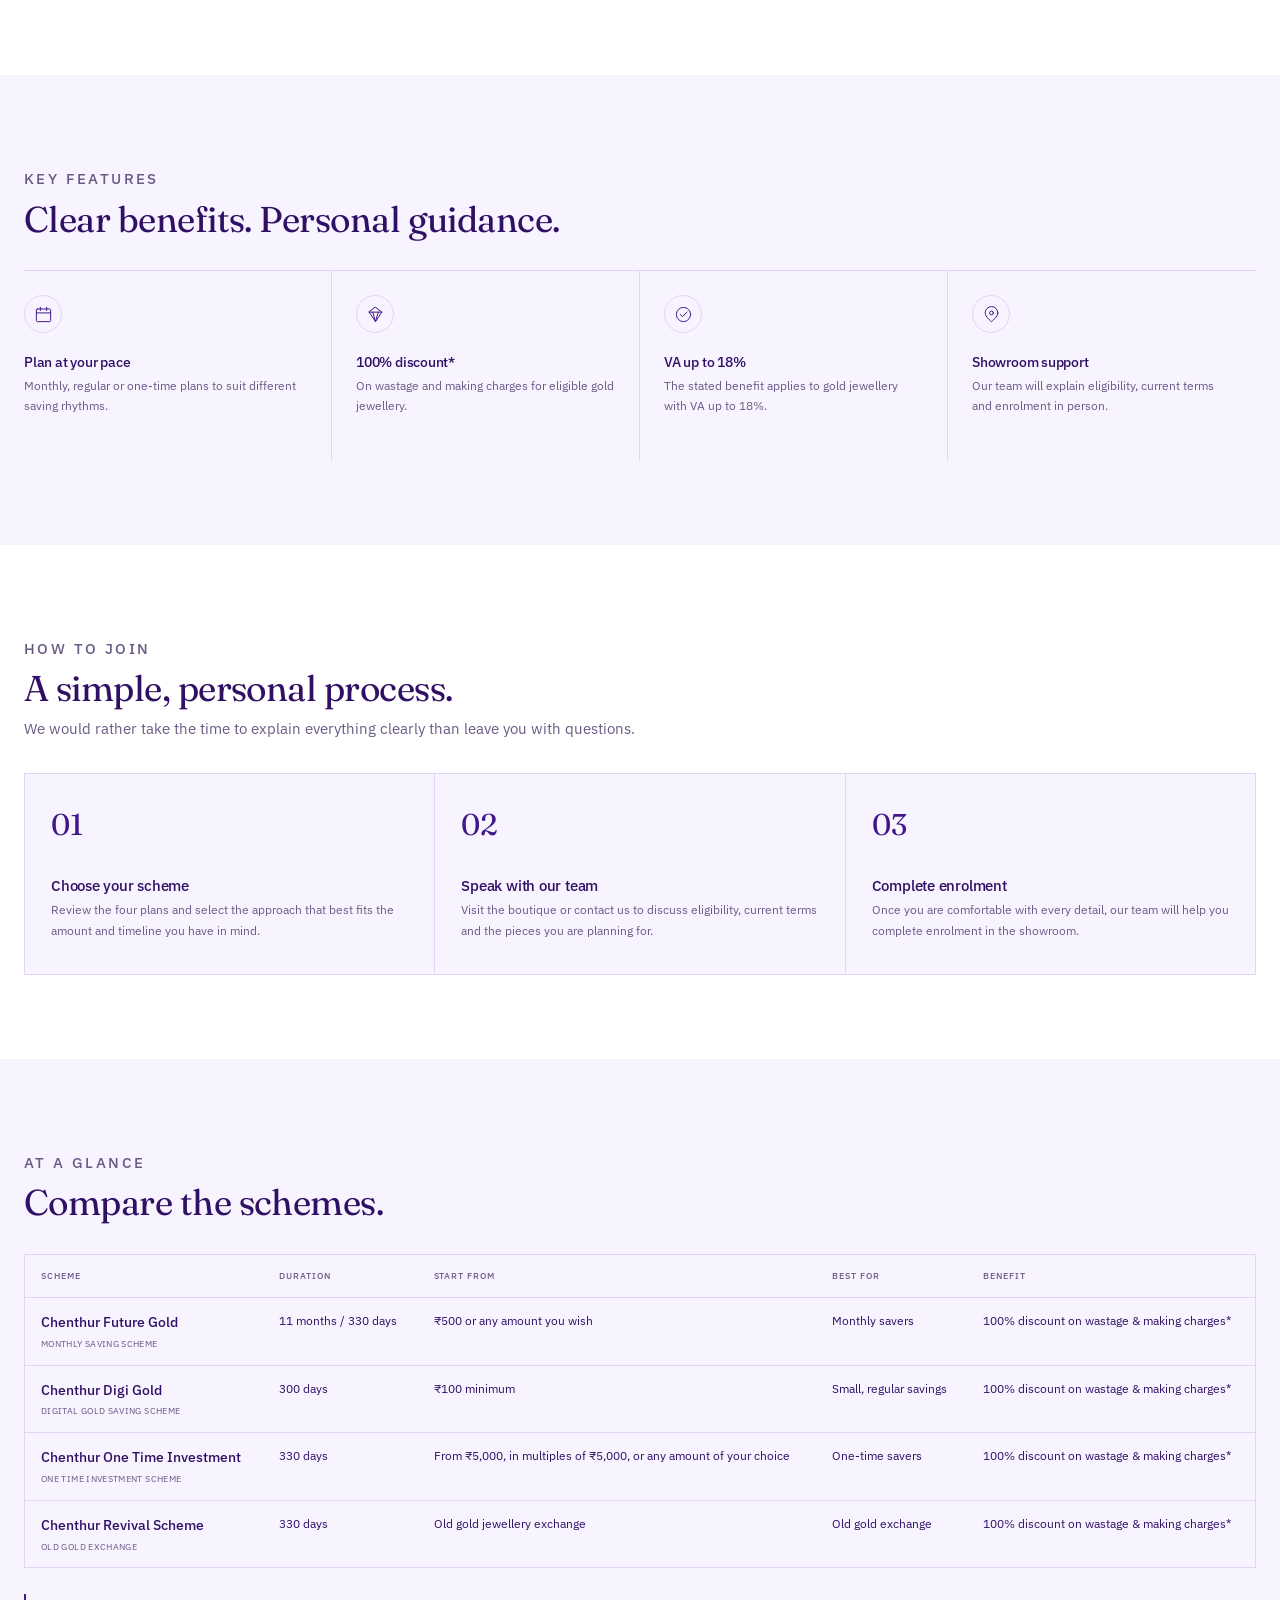
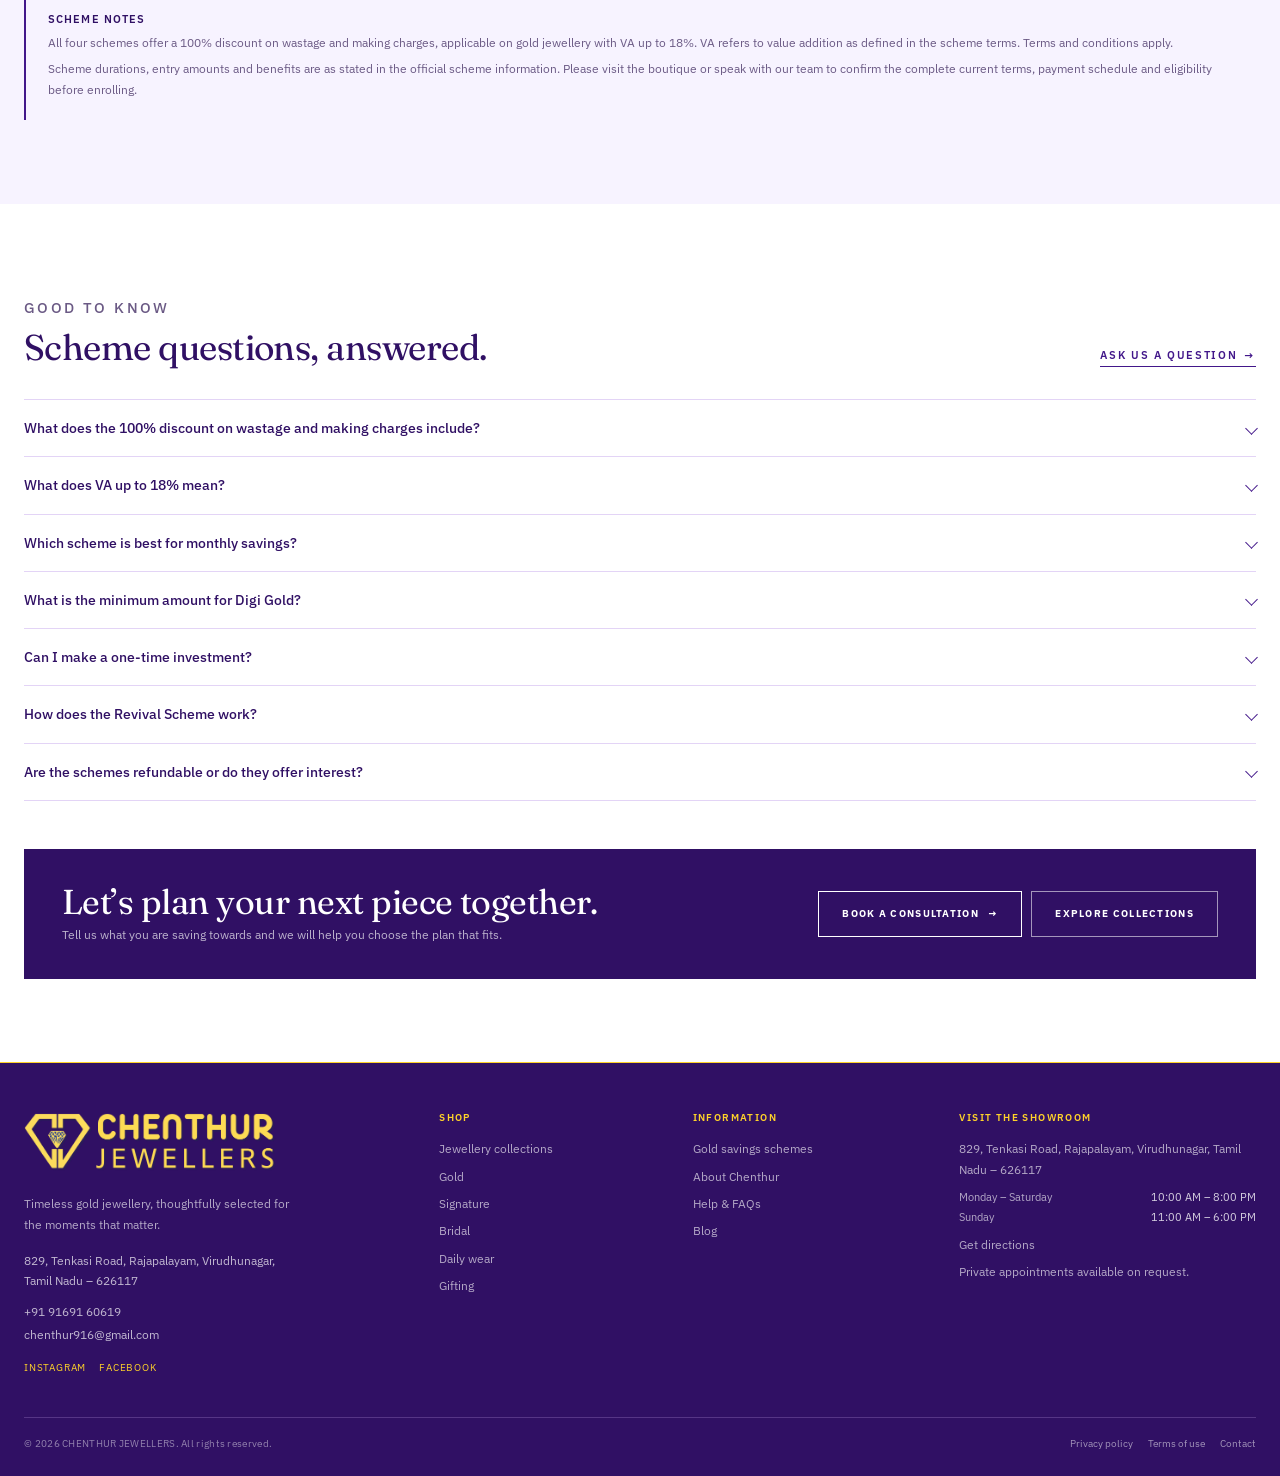
<file: schemes.html>
<!DOCTYPE html>
<html lang="en">
<head>
  <meta charset="UTF-8">
  <meta name="viewport" content="width=device-width, initial-scale=1.0">
  <meta name="description" content="Explore Chenthur Jewellers gold savings schemes — Future Gold, Digi Gold, One Time Investment and Revival old gold exchange in Rajapalayam.">
  <meta property="og:title" content="Gold Savings Schemes | Chenthur Jewellers">
  <meta property="og:description" content="Thoughtfully structured savings and exchange schemes for eligible gold jewellery.">
  <meta property="og:type" content="website">
  <title>Gold Savings Schemes | Chenthur Jewellers</title>
  <link rel="icon" type="image/png" href="assets/images/favicon.png">
  <link rel="apple-touch-icon" href="assets/images/favicon.png">
  <link rel="preconnect" href="https://fonts.googleapis.com">
  <link rel="preconnect" href="https://fonts.gstatic.com" crossorigin>
  <link href="https://fonts.googleapis.com/css2?family=Fraunces:ital,opsz,wght@0,9..144,400;0,9..144,500;0,9..144,600;1,9..144,400&family=IBM+Plex+Sans:wght@300;400;500;600&family=Nunito+Sans:wght@400;600;700&display=swap" rel="stylesheet">
  <link rel="stylesheet" href="assets/css/main.css">
  <script src="assets/js/content.js" defer></script>
  <script src="assets/js/app.js" defer></script>
</head>
<body data-page="schemes">
  <div id="site-header"></div>

  <main id="main">
    <section class="page-hero">
      <div class="page-hero__media">
        <img src="assets/images/editorial/schemes-hero.jpg" alt="Gold coins on a dark surface" width="1920" height="900" fetchpriority="high">
      </div>
      <div class="page-hero__overlay"></div>
      <div class="container page-hero__content">
        <nav class="breadcrumbs" aria-label="Breadcrumb">
          <a href="index.html">Home</a>
          <span aria-hidden="true">/</span>
          <span>Schemes</span>
        </nav>
        <h1>Savings, made <em>personal.</em></h1>
        <p class="page-hero__lead">Thoughtful plans for the gold you are saving towards — with a 100% discount on wastage and making charges on eligible gold jewellery.</p>
        <a class="scheme-hero__now" href="#future-gold">View the four schemes</a>
      </div>
    </section>

    <section class="section">
      <div class="container">
        <div class="section-head">
          <div class="section-head__copy">
            <p class="eyebrow">Choose your plan</p>
            <h2>Four ways to plan for something beautiful.</h2>
            <p>Whether you prefer to save monthly, start with a smaller amount, make a one-time investment or exchange old gold, there is a Chenthur scheme designed to meet you where you are.</p>
          </div>
        </div>
        <div class="scheme-tabs" role="tablist" aria-label="Gold savings schemes" data-scheme-tabs></div>
        <div data-scheme-panels></div>
      </div>
    </section>

    <section class="section section--cream">
      <div class="container">
        <div class="section-head">
          <div class="section-head__copy">
            <p class="eyebrow">Key features</p>
            <h2>Clear benefits. Personal guidance.</h2>
          </div>
        </div>
        <div class="scheme-features">
          <article class="scheme-feature">
            <span aria-hidden="true"><svg viewBox="0 0 24 24"><rect x="3" y="5" width="18" height="16" rx="1.5"/><path d="M16 3v4M8 3v4M3 10h18"/></svg></span>
            <h3>Plan at your pace</h3>
            <p>Monthly, regular or one-time plans to suit different saving rhythms.</p>
          </article>
          <article class="scheme-feature">
            <span aria-hidden="true"><svg viewBox="0 0 24 24"><path d="M12 3 20 9 12 21 4 9Z"/><path d="M4 9h16M8.5 9 12 21M15.5 9 12 21"/></svg></span>
            <h3>100% discount*</h3>
            <p>On wastage and making charges for eligible gold jewellery.</p>
          </article>
          <article class="scheme-feature">
            <span aria-hidden="true"><svg viewBox="0 0 24 24"><circle cx="12" cy="12" r="9"/><path d="m8 12 2.6 2.6L16.5 9"/></svg></span>
            <h3>VA up to 18%</h3>
            <p>The stated benefit applies to gold jewellery with VA up to 18%.</p>
          </article>
          <article class="scheme-feature">
            <span aria-hidden="true"><svg viewBox="0 0 24 24"><path d="M20 10c0 5-8 11-8 11S4 15 4 10a8 8 0 1 1 16 0Z"/><circle cx="12" cy="10" r="2.4"/></svg></span>
            <h3>Showroom support</h3>
            <p>Our team will explain eligibility, current terms and enrolment in person.</p>
          </article>
        </div>
      </div>
    </section>

    <section class="section">
      <div class="container">
        <div class="section-head">
          <div class="section-head__copy">
            <p class="eyebrow">How to join</p>
            <h2>A simple, personal process.</h2>
            <p>We would rather take the time to explain everything clearly than leave you with questions.</p>
          </div>
        </div>
        <div class="steps-grid">
          <article class="step-card">
            <span>01</span>
            <h3>Choose your scheme</h3>
            <p>Review the four plans and select the approach that best fits the amount and timeline you have in mind.</p>
          </article>
          <article class="step-card">
            <span>02</span>
            <h3>Speak with our team</h3>
            <p>Visit the boutique or contact us to discuss eligibility, current terms and the pieces you are planning for.</p>
          </article>
          <article class="step-card">
            <span>03</span>
            <h3>Complete enrolment</h3>
            <p>Once you are comfortable with every detail, our team will help you complete enrolment in the showroom.</p>
          </article>
        </div>
      </div>
    </section>

    <section class="section section--cream" id="compare">
      <div class="container">
        <div class="section-head">
          <div class="section-head__copy">
            <p class="eyebrow">At a glance</p>
            <h2>Compare the schemes.</h2>
          </div>
        </div>
        <div class="comparison">
          <table>
            <thead>
              <tr>
                <th scope="col">Scheme</th>
                <th scope="col">Duration</th>
                <th scope="col">Start from</th>
                <th scope="col">Best for</th>
                <th scope="col">Benefit</th>
              </tr>
            </thead>
            <tbody data-scheme-table></tbody>
          </table>
        </div>
        <div class="scheme-note">
          <h2>Scheme notes</h2>
          <p>All four schemes offer a 100% discount on wastage and making charges, applicable on gold jewellery with VA up to 18%. VA refers to value addition as defined in the scheme terms. Terms and conditions apply.</p>
          <p>Scheme durations, entry amounts and benefits are as stated in the official scheme information. Please visit the boutique or speak with our team to confirm the complete current terms, payment schedule and eligibility before enrolling.</p>
        </div>
      </div>
    </section>

    <section class="section" id="scheme-faqs">
      <div class="container">
        <div class="section-head">
          <div class="section-head__copy">
            <p class="eyebrow">Good to know</p>
            <h2>Scheme questions, answered.</h2>
          </div>
          <a class="text-link" href="contact.html">Ask us a question <span aria-hidden="true">→</span></a>
        </div>
        <div class="faq-list" data-scheme-faqs></div>
        <div class="scheme-cta scheme-cta--spaced">
          <div>
            <h2>Let’s plan your next piece together.</h2>
            <p>Tell us what you are saving towards and we will help you choose the plan that fits.</p>
          </div>
          <div class="scheme-cta__actions">
            <a class="btn btn--light" href="contact.html">Book a consultation <span aria-hidden="true">→</span></a>
            <a class="btn btn--outline-light" href="collections.html">Explore collections</a>
          </div>
        </div>
      </div>
    </section>
  </main>

  <div id="site-footer"></div>
</body>
</html>
</file>
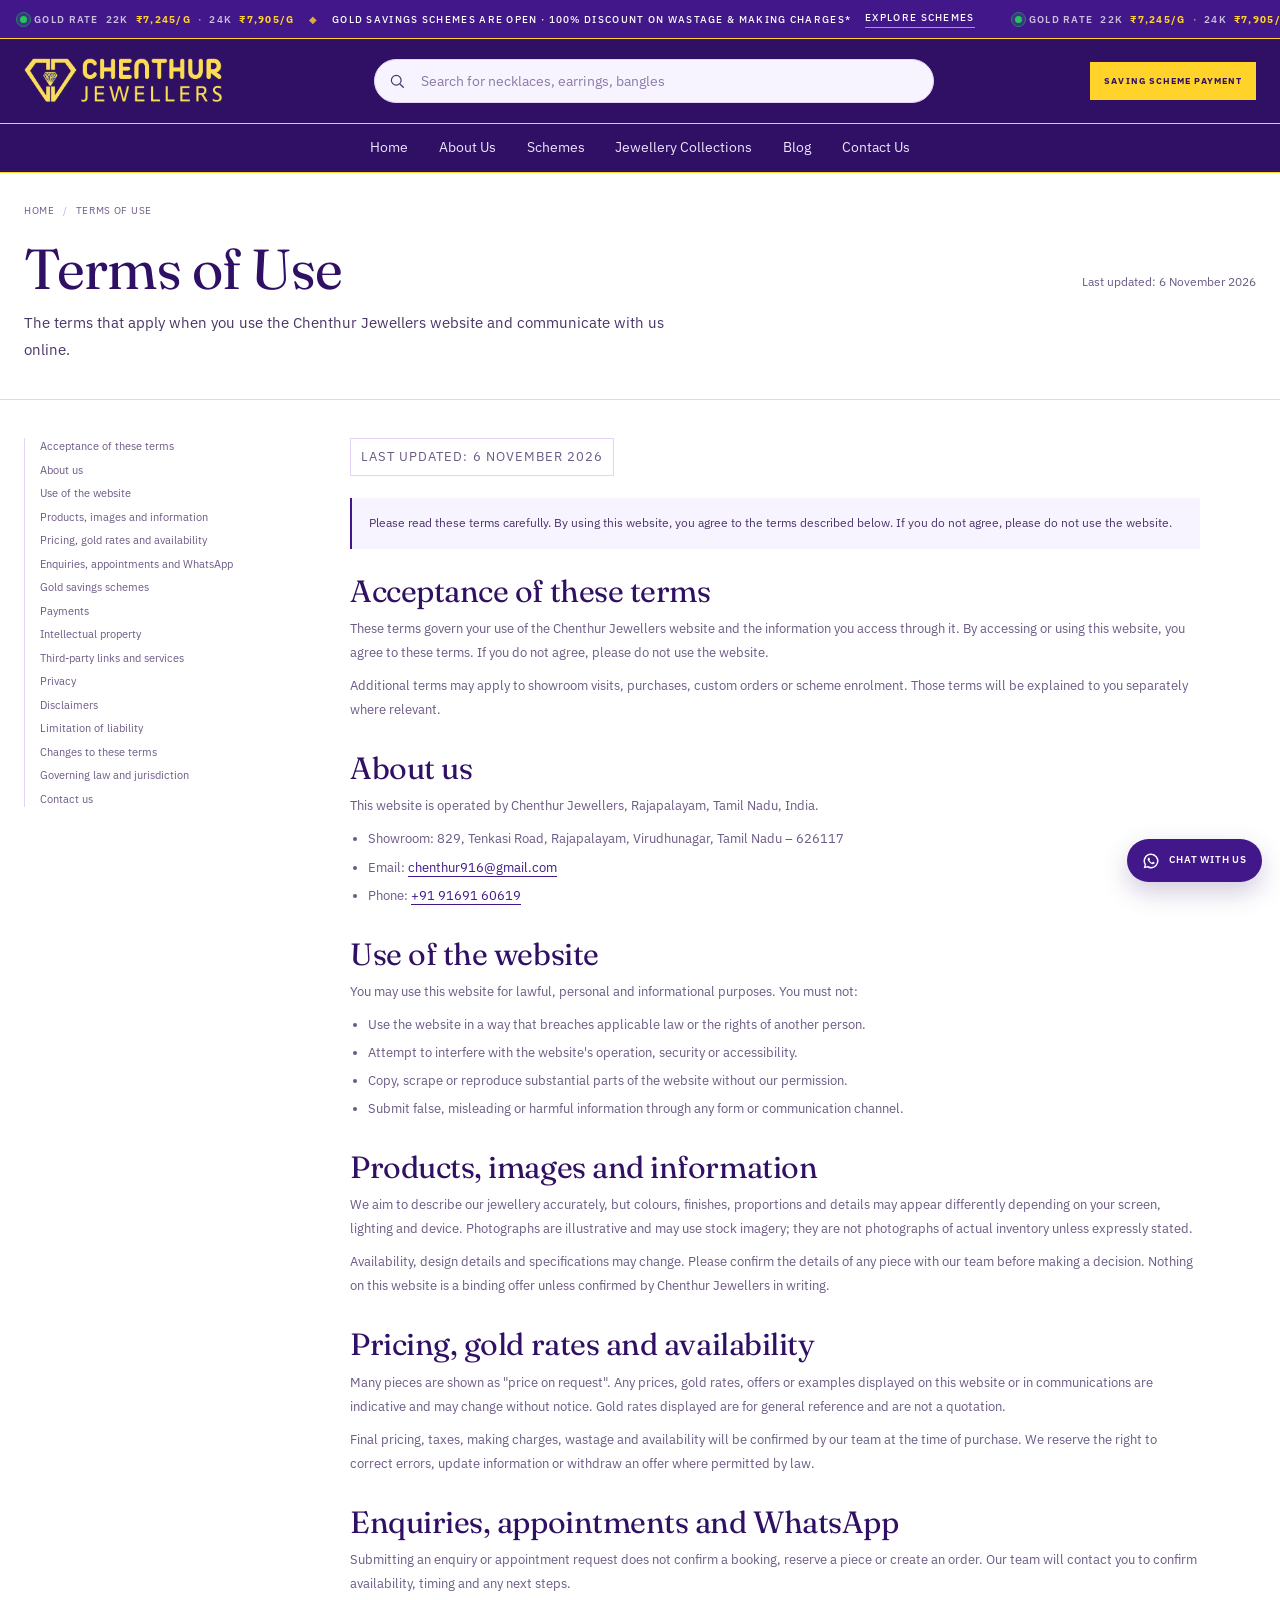
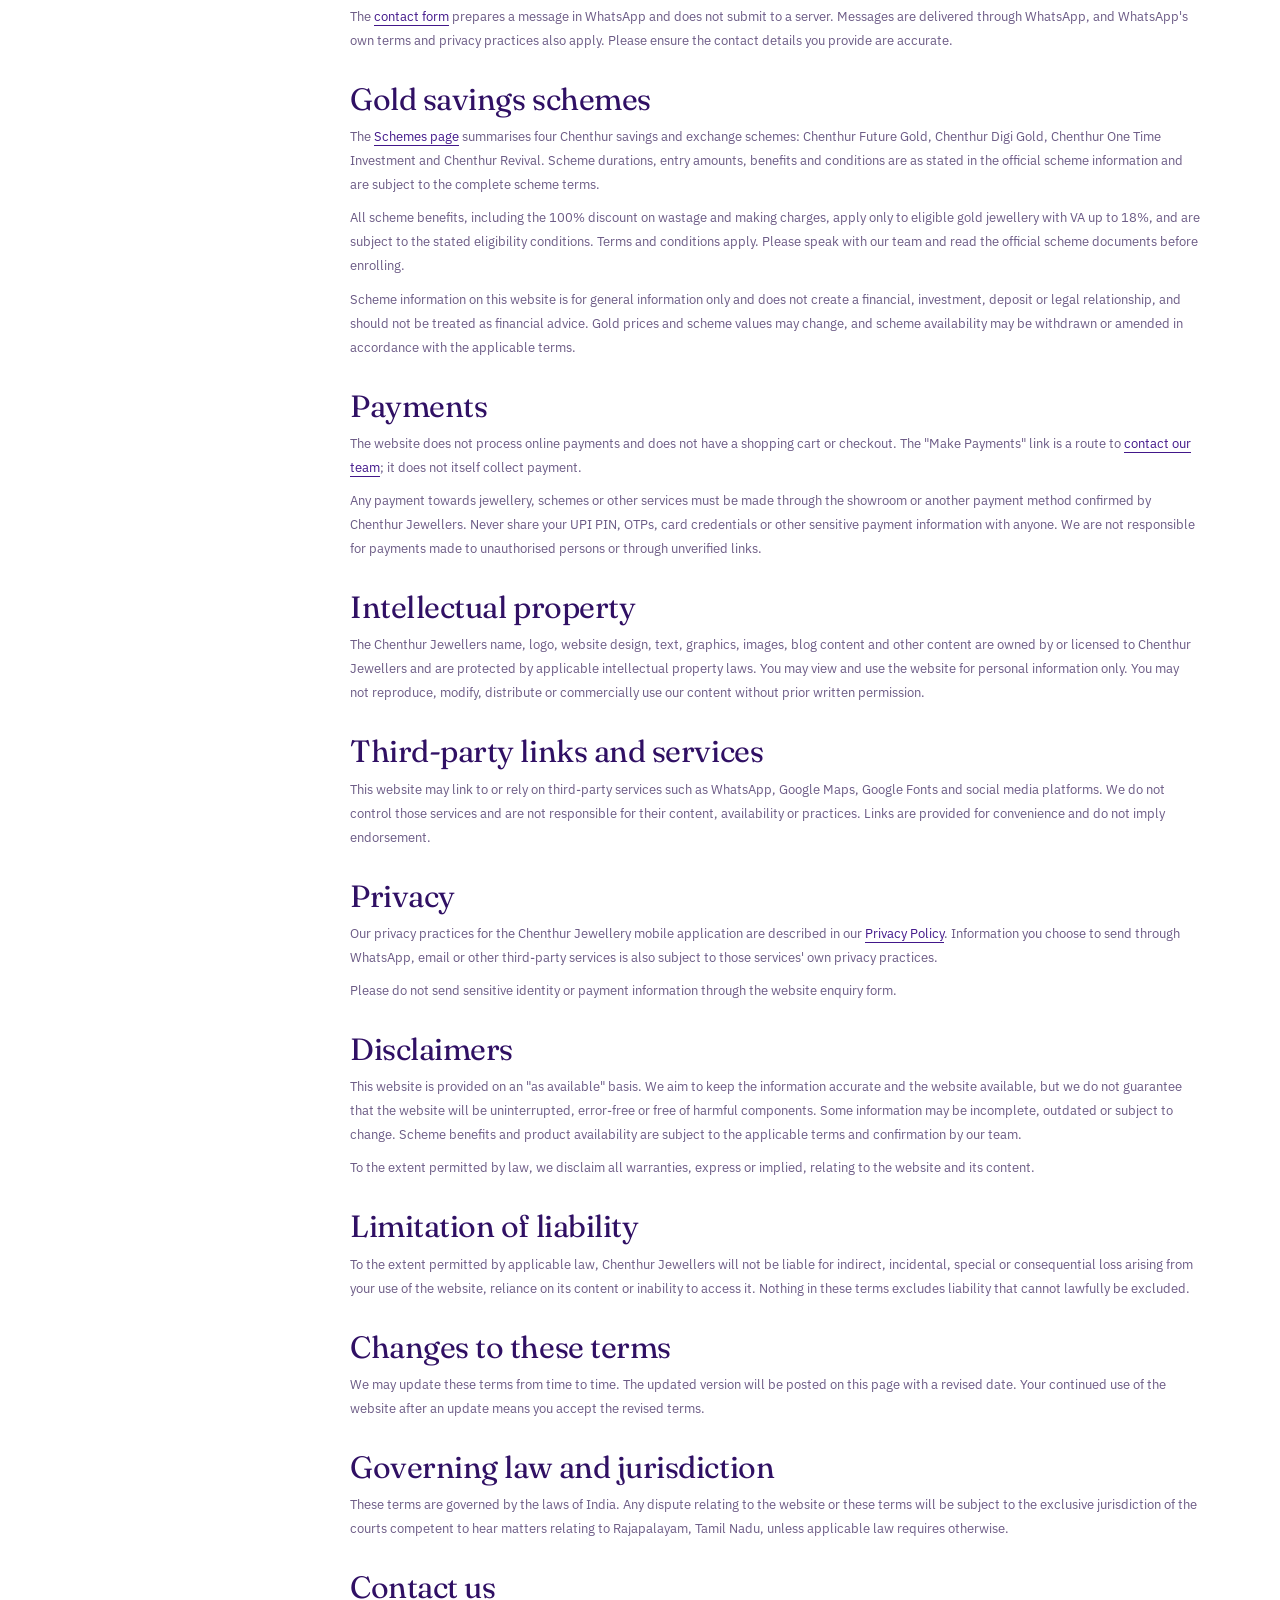
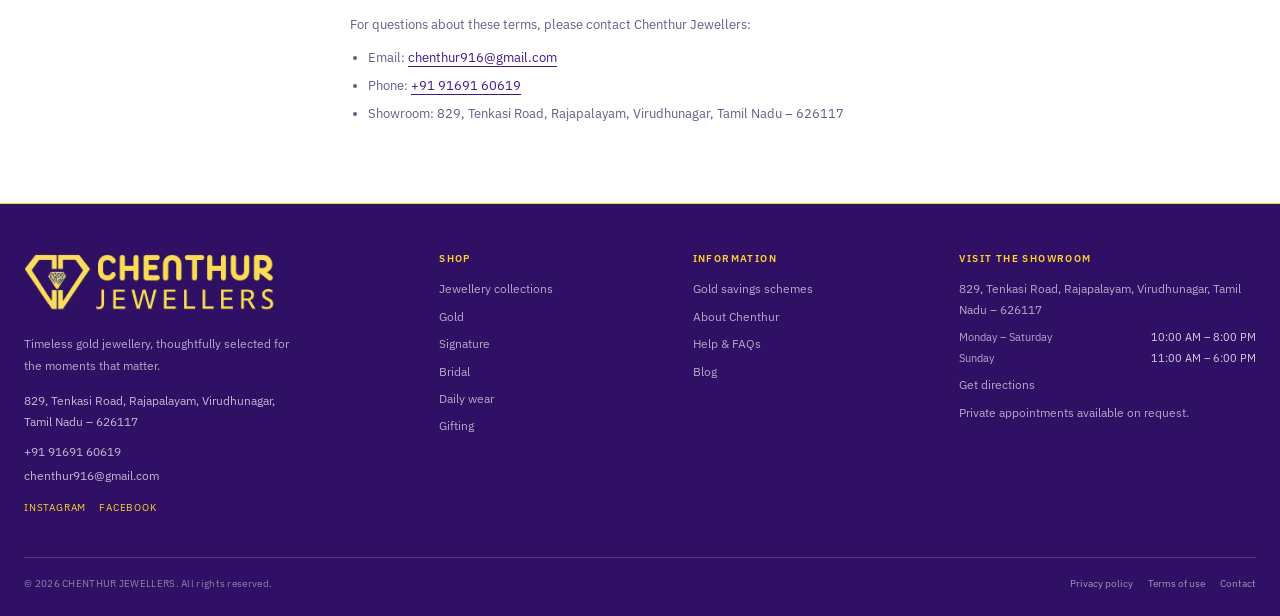
<file: terms.html>
<!DOCTYPE html>
<html lang="en">
<head>
  <meta charset="UTF-8">
  <meta name="viewport" content="width=device-width, initial-scale=1.0">
  <meta name="description" content="Terms of Use for the Chenthur Jewellers website, covering website use, product information, pricing, enquiries, gold savings schemes, payments and intellectual property.">
  <meta property="og:title" content="Terms of Use | Chenthur Jewellers">
  <meta property="og:description" content="Terms governing use of the Chenthur Jewellers website.">
  <meta property="og:type" content="website">
  <title>Terms of Use | Chenthur Jewellers</title>
  <link rel="icon" type="image/png" href="assets/images/favicon.png">
  <link rel="apple-touch-icon" href="assets/images/favicon.png">
  <link rel="preconnect" href="https://fonts.googleapis.com">
  <link rel="preconnect" href="https://fonts.gstatic.com" crossorigin>
  <link href="https://fonts.googleapis.com/css2?family=Fraunces:ital,opsz,wght@0,9..144,400;0,9..144,500;0,9..144,600;1,9..144,400&family=IBM+Plex+Sans:wght@300;400;500;600&family=Nunito+Sans:wght@400;600;700&display=swap" rel="stylesheet">
  <link rel="stylesheet" href="assets/css/main.css">
  <script src="assets/js/content.js" defer></script>
  <script src="assets/js/app.js" defer></script>
</head>
<body data-page="terms">
  <div id="site-header"></div>

  <main id="main">
    <section class="page-head">
      <div class="container">
        <nav class="breadcrumbs" aria-label="Breadcrumb">
          <a href="index.html">Home</a>
          <span aria-hidden="true">/</span>
          <span>Terms of Use</span>
        </nav>
        <div class="page-head__row">
          <h1>Terms of Use</h1>
          <span class="page-head__count">Last updated: 6 November 2026</span>
        </div>
        <p class="page-head__lead">The terms that apply when you use the Chenthur Jewellers website and communicate with us online.</p>
      </div>
    </section>

    <section class="legal-page">
      <div class="container legal-layout">
        <nav class="legal-nav" aria-label="Terms of Use sections">
          <a href="#acceptance">Acceptance of these terms</a>
          <a href="#about-us">About us</a>
          <a href="#website-use">Use of the website</a>
          <a href="#product-information">Products, images and information</a>
          <a href="#pricing">Pricing, gold rates and availability</a>
          <a href="#enquiries">Enquiries, appointments and WhatsApp</a>
          <a href="#schemes">Gold savings schemes</a>
          <a href="#payments">Payments</a>
          <a href="#intellectual-property">Intellectual property</a>
          <a href="#third-party">Third-party links and services</a>
          <a href="#privacy">Privacy</a>
          <a href="#disclaimers">Disclaimers</a>
          <a href="#liability">Limitation of liability</a>
          <a href="#changes">Changes to these terms</a>
          <a href="#governing-law">Governing law and jurisdiction</a>
          <a href="#contact">Contact us</a>
        </nav>

        <div class="legal-content">
          <p class="legal-meta">Last updated: 6 November 2026</p>
          <div class="legal-notice">Please read these terms carefully. By using this website, you agree to the terms described below. If you do not agree, please do not use the website.</div>

          <section id="acceptance">
            <h2>Acceptance of these terms</h2>
            <p>These terms govern your use of the Chenthur Jewellers website and the information you access through it. By accessing or using this website, you agree to these terms. If you do not agree, please do not use the website.</p>
            <p>Additional terms may apply to showroom visits, purchases, custom orders or scheme enrolment. Those terms will be explained to you separately where relevant.</p>
          </section>

          <section id="about-us">
            <h2>About us</h2>
            <p>This website is operated by Chenthur Jewellers, Rajapalayam, Tamil Nadu, India.</p>
            <ul>
              <li>Showroom: 829, Tenkasi Road, Rajapalayam, Virudhunagar, Tamil Nadu – 626117</li>
              <li>Email: <a href="mailto:chenthur916@gmail.com">chenthur916@gmail.com</a></li>
              <li>Phone: <a href="tel:+919169160619">+91 91691 60619</a></li>
            </ul>
          </section>

          <section id="website-use">
            <h2>Use of the website</h2>
            <p>You may use this website for lawful, personal and informational purposes. You must not:</p>
            <ul>
              <li>Use the website in a way that breaches applicable law or the rights of another person.</li>
              <li>Attempt to interfere with the website's operation, security or accessibility.</li>
              <li>Copy, scrape or reproduce substantial parts of the website without our permission.</li>
              <li>Submit false, misleading or harmful information through any form or communication channel.</li>
            </ul>
          </section>

          <section id="product-information">
            <h2>Products, images and information</h2>
            <p>We aim to describe our jewellery accurately, but colours, finishes, proportions and details may appear differently depending on your screen, lighting and device. Photographs are illustrative and may use stock imagery; they are not photographs of actual inventory unless expressly stated.</p>
            <p>Availability, design details and specifications may change. Please confirm the details of any piece with our team before making a decision. Nothing on this website is a binding offer unless confirmed by Chenthur Jewellers in writing.</p>
          </section>

          <section id="pricing">
            <h2>Pricing, gold rates and availability</h2>
            <p>Many pieces are shown as "price on request". Any prices, gold rates, offers or examples displayed on this website or in communications are indicative and may change without notice. Gold rates displayed are for general reference and are not a quotation.</p>
            <p>Final pricing, taxes, making charges, wastage and availability will be confirmed by our team at the time of purchase. We reserve the right to correct errors, update information or withdraw an offer where permitted by law.</p>
          </section>

          <section id="enquiries">
            <h2>Enquiries, appointments and WhatsApp</h2>
            <p>Submitting an enquiry or appointment request does not confirm a booking, reserve a piece or create an order. Our team will contact you to confirm availability, timing and any next steps.</p>
            <p>The <a href="contact.html">contact form</a> prepares a message in WhatsApp and does not submit to a server. Messages are delivered through WhatsApp, and WhatsApp's own terms and privacy practices also apply. Please ensure the contact details you provide are accurate.</p>
          </section>

          <section id="schemes">
            <h2>Gold savings schemes</h2>
            <p>The <a href="schemes.html">Schemes page</a> summarises four Chenthur savings and exchange schemes: Chenthur Future Gold, Chenthur Digi Gold, Chenthur One Time Investment and Chenthur Revival. Scheme durations, entry amounts, benefits and conditions are as stated in the official scheme information and are subject to the complete scheme terms.</p>
            <p>All scheme benefits, including the 100% discount on wastage and making charges, apply only to eligible gold jewellery with VA up to 18%, and are subject to the stated eligibility conditions. Terms and conditions apply. Please speak with our team and read the official scheme documents before enrolling.</p>
            <p>Scheme information on this website is for general information only and does not create a financial, investment, deposit or legal relationship, and should not be treated as financial advice. Gold prices and scheme values may change, and scheme availability may be withdrawn or amended in accordance with the applicable terms.</p>
          </section>

          <section id="payments">
            <h2>Payments</h2>
            <p>The website does not process online payments and does not have a shopping cart or checkout. The "Make Payments" link is a route to <a href="contact.html">contact our team</a>; it does not itself collect payment.</p>
            <p>Any payment towards jewellery, schemes or other services must be made through the showroom or another payment method confirmed by Chenthur Jewellers. Never share your UPI PIN, OTPs, card credentials or other sensitive payment information with anyone. We are not responsible for payments made to unauthorised persons or through unverified links.</p>
          </section>

          <section id="intellectual-property">
            <h2>Intellectual property</h2>
            <p>The Chenthur Jewellers name, logo, website design, text, graphics, images, blog content and other content are owned by or licensed to Chenthur Jewellers and are protected by applicable intellectual property laws. You may view and use the website for personal information only. You may not reproduce, modify, distribute or commercially use our content without prior written permission.</p>
          </section>

          <section id="third-party">
            <h2>Third-party links and services</h2>
            <p>This website may link to or rely on third-party services such as WhatsApp, Google Maps, Google Fonts and social media platforms. We do not control those services and are not responsible for their content, availability or practices. Links are provided for convenience and do not imply endorsement.</p>
          </section>

          <section id="privacy">
            <h2>Privacy</h2>
            <p>Our privacy practices for the Chenthur Jewellery mobile application are described in our <a href="privacy.html">Privacy Policy</a>. Information you choose to send through WhatsApp, email or other third-party services is also subject to those services' own privacy practices.</p>
            <p>Please do not send sensitive identity or payment information through the website enquiry form.</p>
          </section>

          <section id="disclaimers">
            <h2>Disclaimers</h2>
            <p>This website is provided on an "as available" basis. We aim to keep the information accurate and the website available, but we do not guarantee that the website will be uninterrupted, error-free or free of harmful components. Some information may be incomplete, outdated or subject to change. Scheme benefits and product availability are subject to the applicable terms and confirmation by our team.</p>
            <p>To the extent permitted by law, we disclaim all warranties, express or implied, relating to the website and its content.</p>
          </section>

          <section id="liability">
            <h2>Limitation of liability</h2>
            <p>To the extent permitted by applicable law, Chenthur Jewellers will not be liable for indirect, incidental, special or consequential loss arising from your use of the website, reliance on its content or inability to access it. Nothing in these terms excludes liability that cannot lawfully be excluded.</p>
          </section>

          <section id="changes">
            <h2>Changes to these terms</h2>
            <p>We may update these terms from time to time. The updated version will be posted on this page with a revised date. Your continued use of the website after an update means you accept the revised terms.</p>
          </section>

          <section id="governing-law">
            <h2>Governing law and jurisdiction</h2>
            <p>These terms are governed by the laws of India. Any dispute relating to the website or these terms will be subject to the exclusive jurisdiction of the courts competent to hear matters relating to Rajapalayam, Tamil Nadu, unless applicable law requires otherwise.</p>
          </section>

          <section id="contact">
            <h2>Contact us</h2>
            <p>For questions about these terms, please contact Chenthur Jewellers:</p>
            <ul>
              <li>Email: <a href="mailto:chenthur916@gmail.com">chenthur916@gmail.com</a></li>
              <li>Phone: <a href="tel:+919169160619">+91 91691 60619</a></li>
              <li>Showroom: 829, Tenkasi Road, Rajapalayam, Virudhunagar, Tamil Nadu – 626117</li>
            </ul>
          </section>
        </div>
      </div>
    </section>
  </main>

  <div id="site-footer"></div>
</body>
</html>
</file>
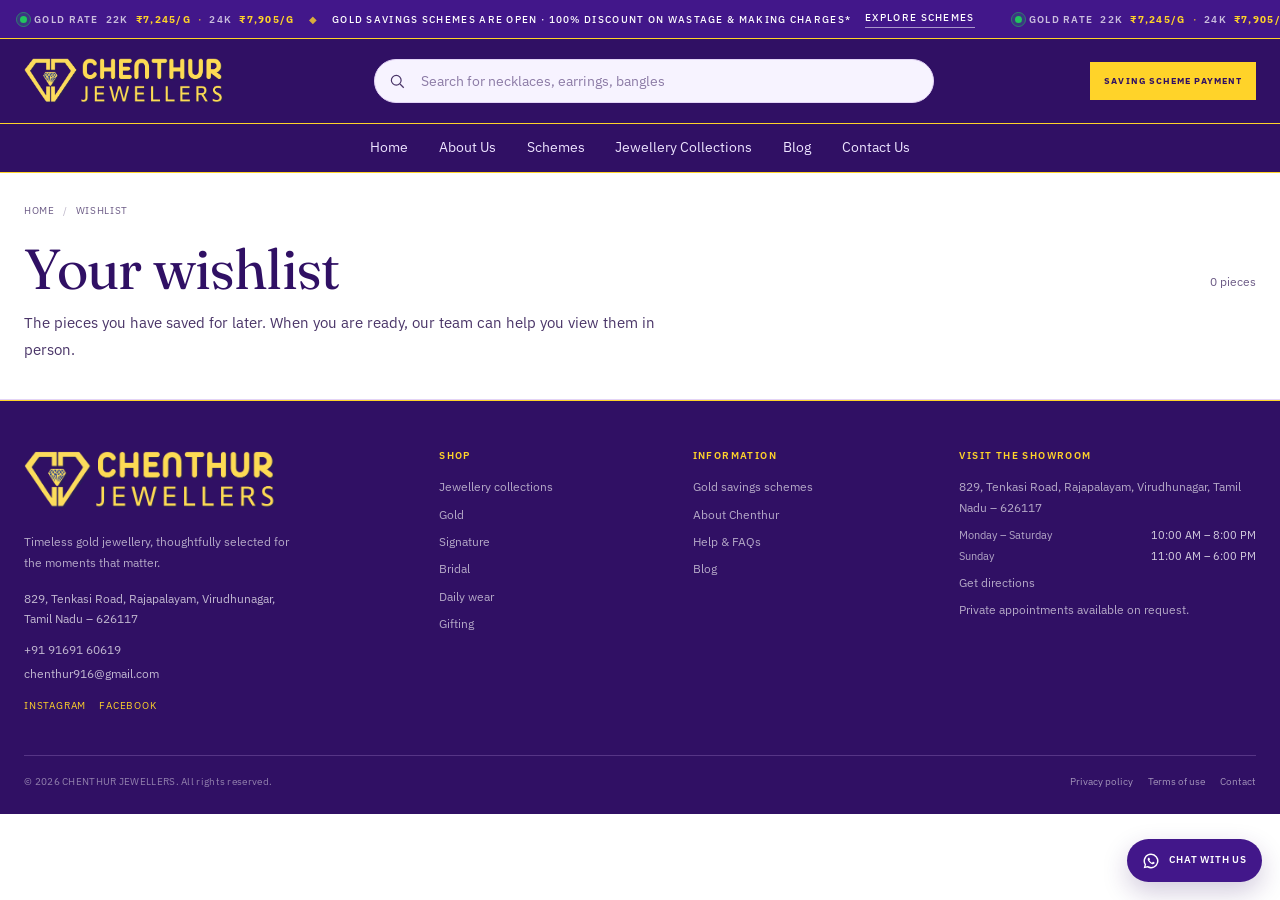
<file: wishlist.html>
<!DOCTYPE html>
<html lang="en">
<head>
  <meta charset="UTF-8">
  <meta name="viewport" content="width=device-width, initial-scale=1.0">
  <meta name="description" content="Your saved Chentur Jewellers pieces, ready to revisit or enquire about.">
  <meta name="robots" content="noindex">
  <title>Wishlist | Chentur Jewellers</title>
  <link rel="icon" type="image/svg+xml" href="assets/images/favicon.svg">
  <link rel="preconnect" href="https://fonts.googleapis.com">
  <link rel="preconnect" href="https://fonts.gstatic.com" crossorigin>
  <link href="https://fonts.googleapis.com/css2?family=Fraunces:ital,opsz,wght@0,9..144,400;0,9..144,500;0,9..144,600;1,9..144,400&family=IBM+Plex+Sans:wght@300;400;500;600&family=Nunito+Sans:wght@400;600;700&display=swap" rel="stylesheet">
  <link rel="stylesheet" href="assets/css/main.css">
  <script src="assets/js/content.js" defer></script>
  <script src="assets/js/app.js" defer></script>
</head>
<body data-page="wishlist">
  <div id="site-header"></div>

  <main id="main">
    <section class="page-head">
      <div class="container">
        <nav class="breadcrumbs" aria-label="Breadcrumb">
          <a href="index.html">Home</a>
          <span aria-hidden="true">/</span>
          <span>Wishlist</span>
        </nav>
        <div class="page-head__row">
          <h1>Your wishlist</h1>
          <span class="page-head__count" data-wishlist-count-label>0 pieces</span>
        </div>
        <p class="page-head__lead">The pieces you have saved for later. When you are ready, our team can help you view them in person.</p>
      </div>
    </section>

    <section class="wishlist-section">
      <div class="container" data-wishlist-content></div>
    </section>
  </main>

  <div id="site-footer"></div>
</body>
</html>
</file>
<file: assets/css/main.css>
:root {
  --white: #ffffff;
  --paper: #ffffff;
  --cream: #F7F3FF;
  --sand: #EFE6FF;
  --maroon: #42178A;
  --maroon-dark: #6025B5;
  --maroon-deep: #301064;
  --gold: #FFD329;
  --gold-light: #FFD329;
  --ink: #301064;
  --ink-soft: #4A3568;
  --muted: #6B5A85;
  --line: #E3D4F6;
  --line-soft: #F0E8FA;
  --line-dark: rgba(217, 181, 255, 0.22);
  --serif: "Fraunces", Georgia, "Times New Roman", serif;
  --sans: "IBM Plex Sans", "Segoe UI", Tahoma, sans-serif;
  --nav: "Nunito Sans", "IBM Plex Sans", "Segoe UI", sans-serif;
  --container: 1320px;
  --ease: cubic-bezier(0.22, 1, 0.36, 1);
  --shadow-header: 0 4px 24px rgba(48, 16, 100, 0.08);
  --shadow-menu: 0 20px 44px rgba(48, 16, 100, 0.12);
}

*,
*::before,
*::after {
  box-sizing: border-box;
}

html {
  scroll-behavior: smooth;
}

body {
  margin: 0;
  background: var(--white);
  color: var(--ink);
  font-family: var(--sans);
  font-size: 16px;
  font-weight: 400;
  line-height: 1.65;
  -webkit-font-smoothing: antialiased;
  text-rendering: optimizeLegibility;
}

body.menu-open,
body.search-open,
body.filters-open {
  overflow: hidden;
}

h1,
h2,
h3,
h4,
p,
figure,
blockquote,
dl,
dd {
  margin: 0;
}

h1,
h2,
h3,
h4 {
  color: inherit;
  font-family: var(--serif);
  font-weight: 400;
  line-height: 1.08;
  letter-spacing: -0.015em;
}

h1 {
  font-size: clamp(2.6rem, 4.8vw, 4.8rem);
}

h2 {
  font-size: clamp(1.8rem, 2.8vw, 2.8rem);
}

h3 {
  font-size: clamp(1.2rem, 1.8vw, 1.6rem);
}

a {
  color: inherit;
  text-decoration: none;
}

img,
svg {
  display: block;
  max-width: 100%;
}

button,
input,
select,
textarea {
  font: inherit;
}

button {
  color: inherit;
}

button,
a {
  -webkit-tap-highlight-color: transparent;
}

::selection {
  background: var(--maroon);
  color: var(--white);
}

:focus-visible {
  outline: 2px solid var(--maroon);
  outline-offset: 3px;
}

[id] {
  scroll-margin-top: 150px;
}

.container {
  width: min(calc(100% - 48px), var(--container));
  margin-inline: auto;
}

.section {
  padding-block: clamp(56px, 6.5vw, 88px);
}

.section--cream {
  background: var(--cream);
}

.section--sand {
  background: var(--sand);
}

.section--maroon {
  background: var(--maroon-deep);
  color: var(--white);
}

.section-head {
  display: flex;
  align-items: flex-end;
  justify-content: space-between;
  gap: 24px;
  margin-bottom: 32px;
}

.section-head__copy {
  max-width: 620px;
}

.section-head__copy h2 {
  margin-top: 8px;
}

.section-head__copy p {
  margin-top: 8px;
  color: var(--muted);
  font-size: 15px;
  line-height: 1.7;
}

.section-head--center {
  display: block;
  max-width: 720px;
  margin: 0 auto 34px;
  text-align: center;
}

.section-head--center h2 {
  margin-top: 8px;
}

.section-head--center p {
  margin: 10px auto 0;
  max-width: 560px;
  color: var(--muted);
  font-size: 15px;
  line-height: 1.7;
}

.eyebrow {
  color: var(--maroon);
  font-family: var(--sans);
  font-size: 11px;
  font-weight: 500;
  letter-spacing: 0.16em;
  line-height: 1.5;
  text-transform: uppercase;
}

.eyebrow--light {
  color: rgba(255, 255, 255, 0.82);
}

.lede {
  color: var(--ink-soft);
  font-size: clamp(1rem, 1.25vw, 1.08rem);
  line-height: 1.8;
}

.text-link {
  display: inline-flex;
  align-items: center;
  gap: 7px;
  border-bottom: 1px solid currentColor;
  color: var(--maroon);
  font-family: var(--sans);
  font-size: 11px;
  font-weight: 600;
  letter-spacing: 0.15em;
  line-height: 1.3;
  padding-bottom: 4px;
  text-transform: uppercase;
  transition: gap 0.3s var(--ease), color 0.3s var(--ease);
}

.text-link:hover {
  gap: 11px;
  color: var(--maroon-dark);
}

.text-link--light {
  color: var(--white);
}

.text-link--light:hover {
  color: var(--gold-light);
}

.btn {
  display: inline-flex;
  align-items: center;
  justify-content: center;
  gap: 9px;
  min-height: 46px;
  padding: 12px 23px;
  border: 1px solid transparent;
  border-radius: 0;
  background: transparent;
  color: var(--ink);
  cursor: pointer;
  font-family: var(--sans);
  font-size: 10px;
  font-weight: 700;
  letter-spacing: 0.13em;
  line-height: 1.2;
  text-align: center;
  text-transform: uppercase;
  transition:
    background-color 0.3s var(--ease),
    border-color 0.3s var(--ease),
    color 0.3s var(--ease),
    transform 0.3s var(--ease);
}

.btn span {
  transition: transform 0.3s var(--ease);
}

.btn:hover span[aria-hidden="true"] {
  transform: translateX(3px);
}

.btn--primary {
  background: var(--gold);
  border-color: var(--gold);
  color: var(--maroon-deep);
}

.btn--primary:hover {
  background: #DFA51B;
  border-color: #DFA51B;
}

.btn--outline {
  border-color: #DFA51B;
  color: var(--maroon);
}

.btn--outline:hover {
  background: var(--maroon);
  color: var(--white);
}

.btn--light {
  border-color: var(--white);
  color: var(--white);
}

.btn--light:hover {
  background: var(--gold);
  border-color: var(--gold);
  color: var(--maroon-deep);
}

.btn--outline-light {
  border-color: rgba(255, 255, 255, 0.56);
  color: var(--white);
}

.btn--outline-light:hover {
  background: var(--gold);
  border-color: var(--gold);
  color: var(--maroon-deep);
}

.btn--small {
  min-height: 38px;
  padding: 9px 16px;
  font-size: 9px;
}

.btn--block {
  width: 100%;
}

.skip-link {
  position: fixed;
  top: 12px;
  left: 12px;
  z-index: 999;
  transform: translateY(-180%);
  background: var(--white);
  color: var(--ink);
  padding: 10px 14px;
  font-size: 11px;
  letter-spacing: 0.1em;
  text-transform: uppercase;
  transition: transform 0.2s ease;
}

.skip-link:focus {
  transform: translateY(0);
}

#site-header {
  display: contents;
}

.announcement {
  position: relative;
  overflow: hidden;
  border-bottom: 1px solid var(--gold);
  background: var(--maroon);
  color: var(--white);
  font-size: 10px;
  font-weight: 500;
  letter-spacing: 0.13em;
  line-height: 1.5;
  text-transform: uppercase;
}

.announcement__viewport {
  overflow: hidden;
  width: 100%;
}

.announcement__track {
  display: flex;
  width: max-content;
  animation: announcement-scroll 34s linear infinite;
  will-change: transform;
}

.announcement:hover .announcement__track,
.announcement:focus-within .announcement__track {
  animation-play-state: paused;
}

.announcement__group {
  display: flex;
  flex: 0 0 auto;
  align-items: center;
  gap: 14px;
  min-height: 38px;
  padding-inline: 20px;
  white-space: nowrap;
}

.announcement__item,
.announcement__rate {
  display: inline-flex;
  align-items: center;
  gap: 7px;
}

.announcement__rate {
  color: var(--gold);
  font-weight: 600;
}

.announcement__rate strong {
  color: var(--gold);
  font-weight: 700;
}

.announcement__rate-label {
  color: var(--white);
  opacity: 0.72;
}

.announcement__sep {
  color: var(--gold);
  opacity: 0.8;
}

.announcement a {
  flex: 0 0 auto;
  border-bottom: 1px solid rgba(255, 255, 255, 0.55);
  padding-bottom: 2px;
}

.announcement a:hover {
  color: var(--gold-light);
}

.announcement__rate-dot {
  position: relative;
  display: inline-block;
  width: 7px;
  height: 7px;
  flex: 0 0 auto;
  border-radius: 50%;
  background: #22C55E;
  box-shadow: 0 0 0 3px rgba(34, 197, 94, 0.18);
  animation: rate-dot-blink 1.6s ease-in-out infinite;
}

.announcement__rate-dot::before {
  position: absolute;
  inset: -4px;
  border: 1px solid rgba(34, 197, 94, 0.62);
  border-radius: 50%;
  content: "";
  animation: rate-dot-ring 1.6s ease-out infinite;
}

@keyframes announcement-scroll {
  from {
    transform: translate3d(0, 0, 0);
  }

  to {
    transform: translate3d(-33.3333%, 0, 0);
  }
}

@keyframes rate-dot-blink {
  0%,
  100% {
    opacity: 1;
    box-shadow: 0 0 0 3px rgba(34, 197, 94, 0.18);
  }

  50% {
    opacity: 0.45;
    box-shadow: 0 0 0 5px rgba(34, 197, 94, 0.06);
  }
}

@keyframes rate-dot-ring {
  0% {
    transform: scale(0.65);
    opacity: 0.9;
  }

  70%,
  100% {
    transform: scale(1.6);
    opacity: 0;
  }
}

.site-header {
  position: sticky;
  top: 0;
  z-index: 100;
  background: var(--maroon-deep);
  border-bottom: 1px solid var(--gold);
  transition: box-shadow 0.3s var(--ease);
}

.site-header.is-scrolled {
  box-shadow: var(--shadow-header);
}

.header-main {
  height: 84px;
}

.header-main__inner {
  position: relative;
  display: grid;
  grid-template-columns: auto minmax(240px, 1fr) auto;
  align-items: center;
  gap: clamp(20px, 3vw, 44px);
  height: 100%;
}

.brand {
  display: inline-flex;
  flex-direction: column;
  align-items: flex-start;
  color: var(--gold);
  line-height: 1;
}

.brand__logo {
  display: block;
  width: auto;
  height: 46px;
}

.brand--footer .brand__logo {
  height: 58px;
}

.brand__name {
  font-family: var(--serif);
  font-size: 1.72rem;
  font-weight: 500;
  letter-spacing: 0.06em;
  line-height: 0.95;
  text-transform: uppercase;
}

.brand__sub {
  margin-top: 5px;
  padding-left: 1px;
  font-family: var(--sans);
  font-size: 7px;
  font-weight: 500;
  letter-spacing: 0.34em;
  line-height: 1;
  text-transform: uppercase;
}

.brand--footer {
  color: var(--white);
}

.header-search {
  position: relative;
  width: min(100%, 560px);
  justify-self: center;
}

.header-search__form {
  display: flex;
  align-items: center;
  height: 44px;
  border: 1px solid var(--line);
  border-radius: 999px;
  background: #F7F3FF;
  overflow: hidden;
}

.header-search__form:focus-within {
  border-color: var(--maroon);
}

.header-search__icon {
  display: grid;
  width: 44px;
  height: 44px;
  flex: 0 0 auto;
  place-items: center;
  border: 0;
  background: transparent;
  color: var(--ink-soft);
  cursor: pointer;
}

.header-search__icon svg {
  width: 18px;
  height: 18px;
  fill: none;
  stroke: currentColor;
  stroke-width: 1.6;
}

.header-search__input {
  width: 100%;
  height: 100%;
  border: 0;
  background: transparent;
  color: var(--ink);
  font-family: var(--sans);
  font-size: 14px;
  outline: 0;
}

.header-search__input::placeholder {
  color: #8C7BA6;
}

.header-search__submit {
  display: none;
}

.search-suggestions {
  position: absolute;
  top: calc(100% + 8px);
  right: 0;
  left: 0;
  z-index: 20;
  display: none;
  max-height: 440px;
  overflow-y: auto;
  border: 1px solid var(--line);
  background: var(--white);
  box-shadow: var(--shadow-menu);
}

.search-suggestions.is-open {
  display: block;
}

.search-suggestion {
  display: flex;
  align-items: center;
  gap: 13px;
  padding: 11px 14px;
  border-bottom: 1px solid var(--line-soft);
  transition: background-color 0.2s ease;
}

.search-suggestion:last-child {
  border-bottom: 0;
}

.search-suggestion:hover {
  background: var(--cream);
}

.search-suggestion img {
  width: 46px;
  height: 56px;
  object-fit: cover;
  background: var(--sand);
}

.search-suggestion span {
  display: flex;
  flex-direction: column;
  gap: 3px;
}

.search-suggestion strong {
  font-family: var(--sans);
  font-size: 13px;
  font-weight: 500;
}

.search-suggestion small {
  color: var(--muted);
  font-size: 11px;
}

.search-suggestion__empty {
  padding: 16px;
  color: var(--muted);
  font-size: 13px;
}

.header-actions {
  display: flex;
  align-items: center;
  gap: 3px;
}

.icon-btn {
  position: relative;
  display: grid;
  width: 42px;
  height: 42px;
  place-items: center;
  border: 0;
  border-radius: 50%;
  background: transparent;
  color: #F3ECFF;
  cursor: pointer;
  transition: background-color 0.25s ease, color 0.25s ease;
}

.icon-btn--search {
  display: none;
}

.icon-btn:hover {
  background: var(--cream);
  color: var(--maroon);
}

.icon-btn svg {
  width: 19px;
  height: 19px;
  fill: none;
  stroke: currentColor;
  stroke-linecap: round;
  stroke-linejoin: round;
  stroke-width: 1.5;
}

.header-visit {
  display: inline-flex;
  align-items: center;
  gap: 7px;
  min-height: 38px;
  margin-left: 5px;
  padding: 8px 14px;
  background: var(--gold);
  color: var(--maroon-deep);
  font-size: 9px;
  font-weight: 700;
  letter-spacing: 0.12em;
  text-transform: uppercase;
  transition: background-color 0.25s ease;
}

.header-visit:hover {
  background: #DFA51B;
}

.header-nav {
  border-top: 1px solid var(--gold);
}

.main-nav {
  display: flex;
  align-items: center;
  justify-content: center;
  gap: clamp(18px, 2.4vw, 34px);
  min-height: 48px;
  margin: 0;
  padding: 0;
  list-style: none;
}

.nav-item {
  display: flex;
  align-items: center;
  height: 48px;
}

.nav-item--has-menu {
  position: static;
}

.nav-link {
  display: inline-flex;
  align-items: center;
  gap: 6px;
  height: 100%;
  border-bottom: 2px solid transparent;
  color: #EDE4FF;
  font-family: var(--sans);
  font-size: 14px;
  font-weight: 400;
  line-height: 1;
  transition: color 0.25s ease, border-color 0.25s ease;
}

.nav-link:hover,
.nav-link[aria-current="page"] {
  color: var(--gold);
  border-bottom-color: var(--gold);
}

.nav-link__badge {
  color: var(--gold);
  font-size: 7px;
  font-weight: 700;
  letter-spacing: 0.08em;
  text-transform: uppercase;
  transform: translateY(-5px);
}

.mega-menu {
  position: absolute;
  top: 100%;
  right: 0;
  left: 0;
  z-index: 5;
  visibility: hidden;
  border-top: 1px solid var(--line-soft);
  border-bottom: 1px solid var(--line);
  background: var(--white);
  box-shadow: var(--shadow-menu);
  opacity: 0;
  transform: translateY(6px);
  transition:
    opacity 0.24s ease,
    transform 0.24s ease,
    visibility 0.24s;
}

.nav-item--has-menu:hover .mega-menu,
.nav-item--has-menu:focus-within .mega-menu {
  visibility: visible;
  opacity: 1;
  transform: translateY(0);
}

.mega-menu__inner {
  display: grid;
  grid-template-columns: minmax(0, 0.8fr) minmax(0, 0.8fr) minmax(250px, 0.7fr);
  gap: clamp(32px, 6vw, 80px);
  padding-block: 34px;
}

.mega-menu__column h3 {
  margin-bottom: 13px;
  color: var(--maroon);
  font-family: var(--sans);
  font-size: 10px;
  font-weight: 600;
  letter-spacing: 0.15em;
  line-height: 1.5;
  text-transform: uppercase;
}

.mega-menu__links {
  display: flex;
  flex-direction: column;
  align-items: flex-start;
  gap: 8px;
}

.mega-menu__links a {
  color: var(--ink-soft);
  font-size: 13px;
  line-height: 1.5;
  transition: color 0.2s ease, padding-left 0.2s ease;
}

.mega-menu__links a:hover {
  padding-left: 4px;
  color: var(--maroon);
}

.mega-menu__feature {
  position: relative;
  display: block;
  height: 262px;
  overflow: hidden;
  background: var(--sand);
}

.mega-menu__feature img {
  position: absolute;
  inset: 0;
  width: 100%;
  height: 100%;
  object-fit: cover;
  transition: transform 0.7s var(--ease);
}

.mega-menu__feature:hover img {
  transform: scale(1.035);
}

.mega-menu__feature::after {
  position: absolute;
  inset: 0;
  background: linear-gradient(0deg, rgba(24, 8, 48, 0.64), transparent 72%);
  content: "";
}

.mega-menu__feature-copy {
  position: absolute;
  right: 20px;
  bottom: 20px;
  left: 20px;
  z-index: 1;
  color: var(--white);
}

.mega-menu__feature-copy .eyebrow {
  color: rgba(255, 255, 255, 0.8);
  font-size: 9px;
}

.mega-menu__feature-copy h4 {
  margin-top: 5px;
  font-size: 22px;
  line-height: 1.1;
}

.nav-toggle {
  display: none;
  width: 40px;
  height: 40px;
  padding: 0;
  border: 0;
  background: transparent;
  color: #F3ECFF;
  cursor: pointer;
}

.nav-toggle span {
  display: block;
  width: 21px;
  height: 1px;
  margin: 5px auto;
  background: currentColor;
  transition:
    transform 0.3s var(--ease),
    opacity 0.3s var(--ease);
}

body.menu-open .nav-toggle span:nth-child(1) {
  transform: translateY(6px) rotate(45deg);
}

body.menu-open .nav-toggle span:nth-child(2) {
  opacity: 0;
}

body.menu-open .nav-toggle span:nth-child(3) {
  transform: translateY(-6px) rotate(-45deg);
}

.mobile-drawer {
  position: fixed;
  inset: 0;
  z-index: 90;
  visibility: hidden;
  overflow-y: auto;
  background: var(--white);
  color: var(--ink);
  opacity: 0;
  transform: translateX(-20px);
  transition:
    opacity 0.35s var(--ease),
    transform 0.35s var(--ease),
    visibility 0.35s;
}

body.menu-open .mobile-drawer {
  visibility: visible;
  opacity: 1;
  transform: translateX(0);
}

.mobile-drawer__inner {
  display: flex;
  flex-direction: column;
  min-height: 100vh;
  width: min(calc(100% - 40px), 440px);
  padding: 118px 20px 30px;
}

.mobile-search {
  display: flex;
  align-items: center;
  height: 46px;
  margin-bottom: 22px;
  border: 1px solid var(--line);
  border-radius: 999px;
  background: #F7F3FF;
}

.mobile-search input {
  width: 100%;
  height: 100%;
  padding: 0 15px;
  border: 0;
  background: transparent;
  outline: 0;
  font-size: 14px;
}

.mobile-search button {
  display: grid;
  width: 44px;
  height: 44px;
  place-items: center;
  border: 0;
  background: transparent;
  color: var(--ink-soft);
  cursor: pointer;
}

.mobile-search svg {
  width: 17px;
  height: 17px;
  fill: none;
  stroke: currentColor;
  stroke-width: 1.6;
}

.mobile-nav {
  border-top: 1px solid var(--line);
}

.mobile-nav__group {
  border-bottom: 1px solid var(--line);
}

.mobile-nav__group > summary,
.mobile-nav__link {
  display: flex;
  align-items: center;
  justify-content: space-between;
  gap: 15px;
  padding: 15px 0;
  color: var(--ink);
  font-family: var(--sans);
  font-size: 15px;
  font-weight: 500;
  line-height: 1.4;
  list-style: none;
  cursor: pointer;
}

.mobile-nav__group > summary::-webkit-details-marker {
  display: none;
}

.mobile-nav__group > summary .nav-link__badge {
  margin-right: auto;
  margin-left: 8px;
}

.mobile-nav__group > summary::after {
  width: 7px;
  height: 7px;
  border-right: 1px solid currentColor;
  border-bottom: 1px solid currentColor;
  transform: rotate(45deg);
  content: "";
  transition: transform 0.25s ease;
}

.mobile-nav__group[open] > summary::after {
  transform: rotate(225deg);
}

.mobile-nav__sub {
  display: flex;
  flex-direction: column;
  gap: 7px;
  padding: 0 0 15px 15px;
}

.mobile-nav__sub a {
  color: var(--muted);
  font-size: 13px;
}

.mobile-nav__sub a:hover {
  color: var(--maroon);
}

.mobile-drawer__foot {
  display: flex;
  flex-direction: column;
  gap: 13px;
  margin-top: auto;
  padding-top: 30px;
}

.mobile-drawer__foot p {
  color: var(--muted);
  font-size: 12px;
  line-height: 1.7;
}

.mobile-drawer__foot a {
  color: var(--ink-soft);
  font-size: 13px;
}

.mobile-drawer__foot .btn {
  margin-top: 6px;
  color: var(--maroon-deep);
}

.search-overlay {
  position: fixed;
  inset: 0;
  z-index: 500;
  visibility: hidden;
  background: rgba(24, 8, 48, 0.42);
  opacity: 0;
  transition: opacity 0.25s ease, visibility 0.25s;
}

body.search-open .search-overlay {
  visibility: visible;
  opacity: 1;
}

.search-overlay__panel {
  width: min(calc(100% - 32px), 700px);
  max-height: calc(100vh - 60px);
  margin: 30px auto;
  overflow-y: auto;
  background: var(--white);
}

.search-overlay__head {
  display: flex;
  align-items: center;
  justify-content: space-between;
  gap: 16px;
  padding: 20px 22px;
  border-bottom: 1px solid var(--line);
}

.search-overlay__head h2 {
  font-size: 25px;
}

.search-overlay__close {
  display: grid;
  width: 38px;
  height: 38px;
  place-items: center;
  border: 1px solid var(--line);
  background: transparent;
  color: var(--ink);
  cursor: pointer;
  font-size: 21px;
  line-height: 1;
}

.search-overlay__form {
  padding: 22px;
  border-bottom: 1px solid var(--line);
}

.search-overlay__form .header-search__form {
  height: 50px;
}

.search-overlay__results {
  padding: 10px 22px 22px;
}

.search-overlay__results .search-suggestion {
  padding-inline: 0;
}

.search-overlay__results .search-suggestion img {
  width: 56px;
  height: 70px;
}

.visually-hidden {
  position: absolute;
  width: 1px;
  height: 1px;
  margin: -1px;
  padding: 0;
  overflow: hidden;
  clip: rect(0, 0, 0, 0);
  white-space: nowrap;
  border: 0;
}

[data-reveal] {
  opacity: 0;
  filter: blur(9px);
  transform: translate3d(0, 46px, 0) scale(0.985);
  transition:
    opacity 0.95s cubic-bezier(0.22, 1, 0.36, 1) var(--reveal-delay, 0ms),
    transform 1.15s cubic-bezier(0.22, 1, 0.36, 1) var(--reveal-delay, 0ms),
    filter 0.95s cubic-bezier(0.22, 1, 0.36, 1) var(--reveal-delay, 0ms);
  will-change: opacity, transform, filter;
}

[data-reveal="left"] {
  transform: translate3d(clamp(-26px, -1.6vw, -8px), 18px, 0) scale(0.99);
}

[data-reveal="right"] {
  transform: translate3d(clamp(8px, 1.6vw, 26px), 18px, 0) scale(0.99);
}

[data-reveal="scale"] {
  transform: translate3d(0, 18px, 0) scale(0.94);
}

[data-reveal].is-revealed {
  opacity: 1;
  filter: none;
  transform: none;
  will-change: auto;
}

@media (prefers-reduced-motion: reduce) {
  [data-reveal] {
    opacity: 1;
    filter: none;
    transform: none;
    transition: none;
    will-change: auto;
  }
}

.hero-carousel {
  position: relative;
  overflow: hidden;
  padding: 0 0 12px;
  background:
    radial-gradient(circle at 18% 26%, rgba(255, 255, 255, 0.7), transparent 30%),
    radial-gradient(circle at 82% 78%, rgba(217, 181, 255, 0.38), transparent 36%),
    #F7F3FF;
}

.hero-carousel__viewport {
  width: 100%;
  overflow: hidden;
}

.hero-track {
  display: flex;
  align-items: stretch;
  gap: 0;
  transition: transform 1s cubic-bezier(0.65, 0, 0.35, 1);
  will-change: transform;
}

.hero-slide {
  position: relative;
  display: block;
  flex: 0 0 auto;
  width: 100vw;
  height: min(40vw, calc(100vh - 232px));
  height: min(40vw, calc(100svh - 232px));
  overflow: hidden;
  border-radius: 0;
  background: #EFE6FF;
  color: var(--white);
  cursor: pointer;
}

.hero-slide picture,
.hero-slide img {
  width: 100%;
  height: 100%;
  display: block;
}

.hero-slide img {
  object-fit: cover;
  transition: transform 1.2s var(--ease);
}

.hero-slide:hover img {
  transform: scale(1.015);
}

.hero-slide__scrim {
  position: absolute;
  inset: 0;
  display: none;
  background: none;
}

.hero-slide__brand {
  position: absolute;
  top: 22px;
  left: 26px;
  z-index: 2;
  color: rgba(255, 255, 255, 0.8);
  font-family: var(--sans);
  font-size: 8px;
  font-weight: 500;
  letter-spacing: 0.22em;
  line-height: 1;
  text-transform: uppercase;
}

.hero-slide__content {
  position: absolute;
  bottom: 0;
  left: 0;
  z-index: 2;
  max-width: 630px;
  padding: 0 52px 42px;
  opacity: 0;
  pointer-events: none;
  text-shadow: 0 1px 14px rgba(24, 8, 48, 0.55);
  transform: translateY(10px);
  transition:
    opacity 0.45s ease 0.2s,
    transform 0.6s var(--ease) 0.2s;
}

.hero-slide.is-active .hero-slide__content {
  opacity: 1;
  transform: translateY(0);
}

.hero-slide__title {
  max-width: 620px;
  margin-top: 10px;
  color: var(--white);
  font-size: clamp(2.3rem, 4.1vw, 4.2rem);
  line-height: 1.02;
}

.hero-slide__copy {
  max-width: 460px;
  margin-top: 12px;
  color: rgba(255, 255, 255, 0.82);
  font-size: 14px;
  line-height: 1.7;
}

.hero-slide__cta {
  display: inline-flex;
  align-items: center;
  gap: 8px;
  height: 40px;
  margin-top: 18px;
  padding: 0 22px;
  border: 1px solid rgba(255, 255, 255, 0.55);
  border-radius: 999px;
  background: rgba(66, 23, 138, 0.28);
  color: var(--white);
  font-family: var(--sans);
  font-size: 9px;
  font-weight: 600;
  letter-spacing: 0.14em;
  line-height: 1.2;
  text-transform: uppercase;
  transition:
    background-color 0.25s ease,
    border-color 0.25s ease,
    color 0.25s ease;
}

.hero-slide:hover .hero-slide__cta,
.hero-slide:focus-visible .hero-slide__cta {
  border-color: var(--white);
  background: var(--white);
  color: var(--maroon);
}

.hero-footer {
  position: relative;
  display: flex;
  min-height: 38px;
  align-items: center;
  justify-content: center;
  padding-top: 10px;
}

.hero-dots {
  display: flex;
  align-items: center;
  justify-content: center;
  gap: 13px;
  min-height: 12px;
}

.hero-dot {
  width: 8px;
  height: 8px;
  padding: 0;
  border: 0;
  border-radius: 0;
  background: rgba(48, 16, 100, 0.2);
  cursor: pointer;
  transform: rotate(45deg);
  transition: background-color 0.25s ease;
}

.hero-dot:hover {
  background: rgba(48, 16, 100, 0.42);
}

.hero-dot.is-active {
  background: var(--maroon);
}

.hero-pause {
  position: absolute;
  top: 50%;
  right: 24px;
  display: grid;
  width: 28px;
  height: 28px;
  place-items: center;
  border: 1px solid rgba(48, 16, 100, 0.16);
  border-radius: 50%;
  background: transparent;
  color: #6B5A85;
  cursor: pointer;
  opacity: 0;
  pointer-events: none;
  transform: translateY(-50%);
  transition:
    opacity 0.25s ease,
    border-color 0.25s ease,
    color 0.25s ease,
    background-color 0.25s ease;
}

.hero-carousel:hover .hero-pause,
.hero-pause:focus-visible {
  opacity: 1;
  pointer-events: auto;
}

.hero-pause:hover {
  border-color: var(--maroon);
  background: var(--white);
  color: var(--maroon);
}

@media (hover: none) {
  .hero-pause {
    opacity: 0.75;
    pointer-events: auto;
  }
}

.hero-pause svg {
  width: 10px;
  height: 10px;
  fill: currentColor;
}

.scheme-banner {
  padding-block: 34px;
  background: var(--sand);
  border-top: 1px solid var(--line);
  border-bottom: 1px solid var(--line);
}

.scheme-banner__inner {
  display: grid;
  grid-template-columns: minmax(0, 1fr) minmax(0, 0.95fr);
  align-items: center;
  gap: clamp(28px, 5vw, 74px);
}

.scheme-banner__copy h2 {
  max-width: 600px;
  margin-top: 7px;
  font-size: clamp(1.8rem, 3vw, 2.8rem);
}

.scheme-banner__copy p {
  max-width: 540px;
  margin-top: 8px;
  color: var(--ink-soft);
  font-size: 14px;
  line-height: 1.7;
}

.scheme-banner__actions {
  display: flex;
  flex-wrap: wrap;
  gap: 9px;
  margin-top: 17px;
}

.scheme-mini-grid {
  display: grid;
  grid-template-columns: repeat(2, minmax(0, 1fr));
  gap: 9px;
}

.scheme-mini {
  display: flex;
  min-height: 78px;
  flex-direction: column;
  justify-content: space-between;
  padding: 12px 14px;
  border: 1px solid var(--line);
  background: var(--white);
  transition: border-color 0.25s ease, background-color 0.25s ease;
}

.scheme-mini:hover {
  border-color: var(--maroon);
  background: #FBF8FF;
}

.scheme-mini__top {
  display: flex;
  align-items: center;
  justify-content: space-between;
  gap: 8px;
}

.scheme-mini__index {
  color: var(--maroon);
  font-family: var(--serif);
  font-size: 18px;
}

.scheme-mini__name {
  display: block;
  color: var(--ink);
  font-size: 12px;
  font-weight: 500;
  line-height: 1.35;
}

.scheme-mini__duration {
  display: block;
  margin-top: 4px;
  color: var(--muted);
  font-size: 10px;
  letter-spacing: 0.04em;
}

.scheme-band-note {
  margin-top: 11px;
  color: var(--muted);
  font-size: 11px;
  line-height: 1.6;
}

.category-section {
  background: var(--white);
}

.category-strip {
  display: flex;
  flex-wrap: wrap;
  justify-content: center;
  gap: 24px 32px;
}

.category-tile {
  display: flex;
  width: 134px;
  flex-direction: column;
  align-items: center;
  gap: 11px;
  text-align: center;
}

.category-tile__image {
  display: block;
  width: 122px;
  height: 122px;
  overflow: hidden;
  border: 1px solid var(--line);
  border-radius: 50%;
  background: var(--sand);
  transition: border-color 0.3s ease, transform 0.3s var(--ease);
}

.category-tile img {
  width: 100%;
  height: 100%;
  object-fit: cover;
  transition: transform 0.6s var(--ease);
}

.category-tile:hover .category-tile__image {
  transform: translateY(-3px);
  border-color: var(--maroon);
}

.category-tile:hover img {
  transform: scale(1.06);
}

.category-tile__label {
  color: var(--ink);
  font-size: 12px;
  font-weight: 500;
  letter-spacing: 0.06em;
  line-height: 1.4;
  text-transform: uppercase;
}

.product-grid {
  display: grid;
  grid-template-columns: repeat(3, minmax(0, 1fr));
  gap: 32px 22px;
}

.product-rail {
  display: grid;
  grid-template-columns: repeat(4, minmax(0, 1fr));
  gap: 22px;
}

.product-card {
  min-width: 0;
}

.product-card__media {
  position: relative;
  display: block;
  aspect-ratio: 4 / 5;
  overflow: hidden;
  background: #F7F3FF;
}

.product-card__media > a {
  position: absolute;
  inset: 0;
  z-index: 1;
}

.product-card__image {
  position: absolute;
  inset: 0;
  width: 100%;
  height: 100%;
  object-fit: cover;
  transition: opacity 0.55s var(--ease), transform 0.8s var(--ease);
}

.product-card__image--secondary {
  opacity: 0;
}

.product-card__media:hover .product-card__image--primary,
.product-card__media:focus-visible .product-card__image--primary {
  opacity: 0;
}

.product-card__media:hover .product-card__image--secondary,
.product-card__media:focus-visible .product-card__image--secondary {
  opacity: 1;
}

.product-card__badge {
  position: absolute;
  top: 12px;
  left: 12px;
  z-index: 2;
  padding: 5px 8px;
  background: rgba(255, 255, 255, 0.92);
  color: var(--maroon);
  font-size: 8px;
  font-weight: 600;
  letter-spacing: 0.11em;
  line-height: 1.3;
  text-transform: uppercase;
}

.product-card__body {
  padding-top: 13px;
}

.product-card__category {
  color: var(--muted);
  font-size: 10px;
  letter-spacing: 0.08em;
  line-height: 1.5;
  text-transform: uppercase;
}

.product-card__name {
  margin-top: 4px;
  font-family: var(--sans);
  font-size: 15px;
  font-weight: 400;
  line-height: 1.4;
}

.product-card__name a:hover {
  color: var(--maroon);
}

.product-card__price {
  margin-top: 4px;
  color: var(--ink);
  font-size: 14px;
  line-height: 1.4;
}

.product-card__enquire {
  display: inline-flex;
  margin-top: 6px;
  color: var(--maroon);
  font-size: 10px;
  font-weight: 600;
  letter-spacing: 0.09em;
  text-transform: uppercase;
}

.product-card__enquire:hover {
  text-decoration: underline;
}

.editorial-duo {
  display: grid;
  grid-template-columns: repeat(2, minmax(0, 1fr));
  gap: 2px;
  background: var(--line);
}

.editorial-card {
  position: relative;
  display: flex;
  min-height: 510px;
  align-items: flex-end;
  overflow: hidden;
  color: var(--white);
}

.editorial-card img {
  position: absolute;
  inset: 0;
  width: 100%;
  height: 100%;
  object-fit: cover;
  transition: transform 1s var(--ease);
}

.editorial-card:hover img {
  transform: scale(1.04);
}

.editorial-card::after {
  position: absolute;
  inset: 0;
  background: linear-gradient(0deg, rgba(24, 8, 48, 0.7), rgba(24, 8, 48, 0.05) 65%);
  content: "";
}

.editorial-card__content {
  position: relative;
  z-index: 1;
  max-width: 480px;
  padding: 42px;
}

.editorial-card .eyebrow {
  color: rgba(255, 255, 255, 0.8);
}

.editorial-card h2 {
  margin-top: 9px;
  font-size: clamp(1.8rem, 3vw, 2.9rem);
  color: var(--white);
}

.editorial-card p {
  max-width: 360px;
  margin-top: 10px;
  color: rgba(255, 255, 255, 0.8);
  font-size: 14px;
  line-height: 1.7;
}

.editorial-card .text-link {
  margin-top: 18px;
}

.world-grid {
  display: grid;
  grid-template-columns: repeat(4, minmax(0, 1fr));
  gap: 2px;
  background: var(--line);
}

.world-card {
  position: relative;
  display: flex;
  min-height: 390px;
  align-items: flex-end;
  overflow: hidden;
  color: var(--white);
}

.world-card img {
  position: absolute;
  inset: 0;
  width: 100%;
  height: 100%;
  object-fit: cover;
  transition: transform 0.9s var(--ease);
}

.world-card:hover img {
  transform: scale(1.04);
}

.world-card::after {
  position: absolute;
  inset: 0;
  background: linear-gradient(0deg, rgba(24, 8, 48, 0.7), transparent 67%);
  content: "";
}

.world-card__copy {
  position: relative;
  z-index: 1;
  padding: 26px;
}

.world-card h3 {
  color: var(--white);
  font-size: 30px;
}

.world-card p {
  margin-top: 5px;
  color: rgba(255, 255, 255, 0.8);
  font-size: 12px;
  line-height: 1.6;
}

.new-arrivals {
  position: relative;
  display: flex;
  min-height: 430px;
  align-items: center;
  overflow: hidden;
  color: var(--white);
}

.new-arrivals__media,
.new-arrivals__overlay {
  position: absolute;
  inset: 0;
}

.new-arrivals__media img {
  width: 100%;
  height: 100%;
  object-fit: cover;
}

.new-arrivals__overlay {
  background:
    linear-gradient(90deg, rgba(24, 8, 48, 0.66), rgba(24, 8, 48, 0.1) 65%),
    linear-gradient(0deg, rgba(24, 8, 48, 0.3), transparent 50%);
}

.new-arrivals__content {
  position: relative;
  z-index: 1;
  max-width: 620px;
}

.new-arrivals h2 {
  margin-top: 9px;
  color: var(--white);
  font-size: clamp(2rem, 4vw, 3.6rem);
}

.new-arrivals p {
  max-width: 450px;
  margin-top: 10px;
  color: rgba(255, 255, 255, 0.82);
  font-size: 14px;
  line-height: 1.75;
}

.new-arrivals__actions {
  display: flex;
  flex-wrap: wrap;
  gap: 9px;
  margin-top: 22px;
}

.assurance-section {
  background: var(--cream);
}

.assurance-grid {
  display: grid;
  grid-template-columns: minmax(0, 0.8fr) minmax(0, 1.2fr);
  align-items: start;
  gap: clamp(36px, 7vw, 100px);
}

.assurance-intro h2 {
  max-width: 450px;
  margin-top: 9px;
}

.assurance-intro p {
  max-width: 420px;
  margin-top: 13px;
  color: var(--muted);
  font-size: 14px;
  line-height: 1.8;
}

.assurance-intro .text-link {
  margin-top: 20px;
}

.assurance-list {
  display: grid;
  grid-template-columns: repeat(2, minmax(0, 1fr));
  gap: 1px;
  background: var(--line);
  border: 1px solid var(--line);
}

.assurance-item {
  min-height: 158px;
  padding: 24px;
  background: var(--cream);
}

.assurance-item__icon {
  display: grid;
  width: 34px;
  height: 34px;
  place-items: center;
  border: 1px solid var(--line);
  border-radius: 50%;
  color: var(--maroon);
}

.assurance-item__icon svg {
  width: 17px;
  height: 17px;
  fill: none;
  stroke: currentColor;
  stroke-linecap: round;
  stroke-linejoin: round;
  stroke-width: 1.3;
}

.assurance-item h3 {
  margin-top: 16px;
  font-family: var(--sans);
  font-size: 14px;
  font-weight: 500;
}

.assurance-item p {
  margin-top: 5px;
  color: var(--muted);
  font-size: 12px;
  line-height: 1.65;
}

.revival-grid {
  display: grid;
  grid-template-columns: minmax(0, 1fr) minmax(0, 1fr);
  align-items: center;
  gap: clamp(30px, 6vw, 90px);
}

.revival-media {
  aspect-ratio: 4 / 3;
  overflow: hidden;
  background: var(--sand);
}

.revival-media img {
  width: 100%;
  height: 100%;
  object-fit: cover;
}

.revival-copy h2 {
  max-width: 520px;
  margin-top: 9px;
}

.revival-copy p {
  max-width: 480px;
  margin-top: 13px;
  color: var(--ink-soft);
  font-size: 14px;
  line-height: 1.8;
}

.revival-actions {
  display: flex;
  flex-wrap: wrap;
  gap: 9px;
  margin-top: 22px;
}

.revival-actions--center {
  justify-content: center;
}

.experience-section {
  padding-block: 56px;
  background: var(--maroon);
  color: var(--white);
}

.experience-section .section-head {
  margin-bottom: 30px;
}

.experience-section .eyebrow {
  color: var(--gold-light);
}

.experience-section h2 {
  color: var(--white);
}

.experience-section .section-head__copy p {
  color: rgba(255, 255, 255, 0.68);
}

.experience-grid {
  display: grid;
  grid-template-columns: repeat(4, minmax(0, 1fr));
  border-top: 1px solid var(--line-dark);
}

.experience-item {
  display: flex;
  min-height: 175px;
  flex-direction: column;
  padding: 25px 25px 0 0;
  border-right: 1px solid var(--line-dark);
}

.experience-item:not(:first-child) {
  padding-left: 25px;
}

.experience-item:last-child {
  border-right: 0;
}

.experience-item__icon {
  color: var(--gold-light);
}

.experience-item__icon svg {
  width: 25px;
  height: 25px;
  fill: none;
  stroke: currentColor;
  stroke-linecap: round;
  stroke-linejoin: round;
  stroke-width: 1.2;
}

.experience-item h3 {
  margin-top: 20px;
  color: var(--white);
  font-family: var(--sans);
  font-size: 14px;
  font-weight: 500;
}

.experience-item p {
  margin-top: 5px;
  color: rgba(255, 255, 255, 0.58);
  font-size: 12px;
  line-height: 1.6;
}

.experience-item a {
  margin-top: auto;
  padding: 17px 0;
  color: var(--gold-light);
  font-size: 10px;
  font-weight: 500;
  letter-spacing: 0.12em;
  text-transform: uppercase;
}

.experience-item a:hover {
  color: var(--white);
}

.whatsapp-float {
  position: fixed;
  right: 18px;
  bottom: 18px;
  z-index: 80;
  display: inline-flex;
  align-items: center;
  gap: 9px;
  min-height: 43px;
  padding: 10px 15px;
  border-radius: 999px;
  background: var(--maroon);
  color: var(--white);
  box-shadow: 0 10px 26px rgba(48, 16, 100, 0.22);
  font-size: 10px;
  font-weight: 600;
  letter-spacing: 0.08em;
  text-transform: uppercase;
  transition: background-color 0.25s ease, transform 0.25s ease;
}

.whatsapp-float:hover {
  transform: translateY(-2px);
  background: var(--maroon-dark);
}

.whatsapp-float svg {
  width: 18px;
  height: 18px;
  fill: currentColor;
}

.page-head {
  padding: 30px 0 36px;
  border-bottom: 1px solid var(--line);
  background: var(--white);
}

.breadcrumbs {
  display: flex;
  flex-wrap: wrap;
  align-items: center;
  gap: 8px;
  color: var(--muted);
  font-size: 10px;
  letter-spacing: 0.07em;
  line-height: 1.5;
  text-transform: uppercase;
}

.breadcrumbs a:hover {
  color: var(--maroon);
}

.breadcrumbs span[aria-hidden="true"] {
  opacity: 0.45;
}

.page-head__row {
  display: flex;
  align-items: flex-end;
  justify-content: space-between;
  gap: 20px;
  margin-top: 22px;
}

.page-head h1 {
  font-size: clamp(2.3rem, 4.4vw, 4.2rem);
  line-height: 1.02;
}

.page-head__count {
  padding-bottom: 6px;
  color: var(--muted);
  font-size: 12px;
  white-space: nowrap;
}

.page-head__lead {
  max-width: 650px;
  margin-top: 12px;
  color: var(--ink-soft);
  font-size: 15px;
  line-height: 1.8;
}

.page-hero {
  position: relative;
  display: flex;
  min-height: 430px;
  align-items: flex-end;
  overflow: hidden;
  padding: 110px 0 48px;
  color: var(--white);
}

.page-hero__media,
.page-hero__overlay {
  position: absolute;
  inset: 0;
}

.page-hero__media img {
  width: 100%;
  height: 100%;
  object-fit: cover;
}

.page-hero__overlay {
  background:
    linear-gradient(90deg, rgba(24, 8, 48, 0.72), rgba(24, 8, 48, 0.24) 60%, rgba(24, 8, 48, 0.36)),
    linear-gradient(0deg, rgba(24, 8, 48, 0.65), transparent 70%);
}

.page-hero__content {
  position: relative;
  z-index: 1;
}

.page-hero .breadcrumbs {
  color: rgba(255, 255, 255, 0.7);
}

.page-hero .breadcrumbs a:hover {
  color: var(--white);
}

.page-hero h1 {
  max-width: 720px;
  margin-top: 16px;
  color: var(--white);
  font-size: clamp(2.8rem, 5.4vw, 5.4rem);
}

.page-hero h1 em {
  color: var(--gold-light);
}

.page-hero__lead {
  max-width: 620px;
  margin-top: 13px;
  color: rgba(255, 255, 255, 0.8);
  font-size: 15px;
  line-height: 1.8;
}

.plp {
  padding-block: 38px 76px;
}

.plp-layout {
  display: grid;
  grid-template-columns: 236px minmax(0, 1fr);
  gap: clamp(28px, 4vw, 58px);
  align-items: start;
}

.plp-filters {
  position: sticky;
  top: 150px;
}

.filters-head {
  display: flex;
  align-items: center;
  justify-content: space-between;
  gap: 12px;
  padding-bottom: 13px;
  border-bottom: 1px solid var(--line);
}

.filters-head > div {
  display: flex;
  align-items: center;
  gap: 9px;
}

.filters-close {
  display: none;
  width: 32px;
  height: 32px;
  place-items: center;
  border: 1px solid var(--line);
  background: var(--white);
  color: var(--ink);
  cursor: pointer;
  font-size: 19px;
  line-height: 1;
}

.filters-head h2 {
  font-family: var(--sans);
  font-size: 12px;
  font-weight: 600;
  letter-spacing: 0.12em;
  text-transform: uppercase;
}

.filter-clear {
  border: 0;
  background: transparent;
  color: var(--maroon);
  cursor: pointer;
  font-size: 10px;
  letter-spacing: 0.06em;
  text-transform: uppercase;
}

.filter-group {
  padding: 17px 0;
  border-bottom: 1px solid var(--line);
}

.filter-group h3 {
  margin-bottom: 11px;
  color: var(--ink);
  font-family: var(--sans);
  font-size: 11px;
  font-weight: 600;
  letter-spacing: 0.1em;
  text-transform: uppercase;
}

.filter-option {
  display: flex;
  align-items: center;
  gap: 9px;
  margin-bottom: 8px;
  color: var(--ink-soft);
  cursor: pointer;
  font-size: 13px;
  line-height: 1.5;
}

.filter-option:last-child {
  margin-bottom: 0;
}

.filter-option input {
  width: 14px;
  height: 14px;
  accent-color: var(--maroon);
}

.filter-option span {
  transition: color 0.2s ease;
}

.filter-option:hover span {
  color: var(--maroon);
}

.filter-toggle {
  display: none;
  align-items: center;
  gap: 7px;
  min-height: 36px;
  padding: 8px 12px;
  border: 1px solid var(--line);
  background: var(--white);
  color: var(--ink);
  cursor: pointer;
  font-size: 10px;
  font-weight: 600;
  letter-spacing: 0.1em;
  text-transform: uppercase;
}

.plp-toolbar {
  display: flex;
  align-items: center;
  justify-content: space-between;
  gap: 18px;
  margin-bottom: 22px;
}

.plp-toolbar__left {
  display: flex;
  align-items: center;
  gap: 14px;
}

.plp-result-count {
  color: var(--muted);
  font-size: 12px;
}

.sort-control {
  display: flex;
  align-items: center;
  gap: 9px;
  color: var(--muted);
  font-size: 11px;
}

.sort-control select {
  min-height: 36px;
  padding: 6px 27px 6px 10px;
  border: 1px solid var(--line);
  border-radius: 0;
  background-color: var(--white);
  color: var(--ink);
  cursor: pointer;
  font-size: 12px;
}

.plp-grid {
  display: grid;
  grid-template-columns: repeat(3, minmax(0, 1fr));
  gap: 30px 20px;
}

.product-grid .product-card__name,
.plp-grid .product-card__name {
  font-size: 15px;
}

.plp-empty {
  grid-column: 1 / -1;
  padding: 64px 20px;
  border: 1px solid var(--line);
  text-align: center;
}

.plp-empty h2 {
  font-size: 27px;
}

.plp-empty p {
  margin-top: 8px;
  color: var(--muted);
  font-size: 14px;
}

.plp-promo {
  display: flex;
  flex-wrap: wrap;
  align-items: center;
  justify-content: space-between;
  gap: 18px;
  margin-top: 38px;
  padding: 24px 28px;
  background: var(--maroon-deep);
  color: var(--white);
}

.plp-promo h3 {
  color: var(--white);
  font-size: 25px;
}

.plp-promo p {
  margin-top: 4px;
  color: rgba(255, 255, 255, 0.68);
  font-size: 12px;
}

.plp-seo {
  max-width: 900px;
  margin-top: 56px;
  padding-top: 30px;
  border-top: 1px solid var(--line);
}

.plp-seo h2 {
  font-size: 27px;
}

.plp-seo h3 {
  margin-top: 23px;
  font-size: 21px;
}

.plp-seo p {
  margin-top: 9px;
  color: var(--muted);
  font-size: 13px;
  line-height: 1.8;
}

.filters-overlay {
  display: none;
}

.pdp {
  padding-block: 28px 70px;
}

.pdp-grid {
  display: grid;
  grid-template-columns: minmax(0, 1.02fr) minmax(0, 0.98fr);
  gap: clamp(30px, 5vw, 72px);
  align-items: start;
  margin-top: 22px;
}

.pdp-gallery {
  position: sticky;
  top: 150px;
}

.pdp-gallery__main {
  position: relative;
  aspect-ratio: 4 / 5;
  overflow: hidden;
  background: #F7F3FF;
}

.pdp-gallery__main img {
  width: 100%;
  height: 100%;
  object-fit: cover;
}

.pdp-gallery__thumbs {
  display: flex;
  gap: 8px;
  margin-top: 9px;
}

.pdp-thumb {
  width: 72px;
  height: 90px;
  padding: 0;
  overflow: hidden;
  border: 1px solid var(--line);
  background: #F7F3FF;
  cursor: pointer;
}

.pdp-thumb.is-active {
  border-color: var(--maroon);
}

.pdp-thumb img {
  width: 100%;
  height: 100%;
  object-fit: cover;
}

.pdp-info {
  padding-top: 4px;
}

.pdp-info h1 {
  margin-top: 8px;
  font-size: clamp(2.1rem, 3.3vw, 3.2rem);
}

.pdp-price {
  margin-top: 12px;
  color: var(--ink);
  font-size: 21px;
  font-weight: 400;
}

.pdp-tax-note {
  margin-top: 3px;
  color: var(--muted);
  font-size: 10px;
}

.pdp-description {
  max-width: 570px;
  margin-top: 20px;
  color: var(--ink-soft);
  font-size: 14px;
  line-height: 1.8;
}

.pdp-meta {
  display: flex;
  flex-wrap: wrap;
  gap: 9px 20px;
  margin-top: 18px;
  color: var(--muted);
  font-size: 11px;
}

.pdp-actions {
  display: flex;
  flex-wrap: wrap;
  gap: 9px;
  margin-top: 24px;
}

.pdp-availability {
  margin-top: 28px;
  padding: 17px 18px;
  border: 1px solid var(--line);
  background: var(--cream);
}

.pdp-availability h2 {
  font-family: var(--sans);
  font-size: 12px;
  font-weight: 600;
  letter-spacing: 0.08em;
  text-transform: uppercase;
}

.pdp-availability p {
  margin-top: 5px;
  color: var(--muted);
  font-size: 12px;
  line-height: 1.65;
}

.pdp-availability a {
  display: inline-flex;
  margin-top: 8px;
  color: var(--maroon);
  font-size: 10px;
  font-weight: 600;
  letter-spacing: 0.09em;
  text-transform: uppercase;
}

.pdp-accordions {
  margin-top: 24px;
  border-top: 1px solid var(--line);
}

.pdp-accordion {
  border-bottom: 1px solid var(--line);
}

.pdp-accordion summary {
  display: flex;
  align-items: center;
  justify-content: space-between;
  gap: 20px;
  padding: 16px 0;
  cursor: pointer;
  font-family: var(--sans);
  font-size: 12px;
  font-weight: 500;
  letter-spacing: 0.06em;
  list-style: none;
  text-transform: uppercase;
}

.pdp-accordion summary::-webkit-details-marker {
  display: none;
}

.pdp-accordion summary::after {
  width: 8px;
  height: 8px;
  border-right: 1px solid currentColor;
  border-bottom: 1px solid currentColor;
  transform: rotate(45deg);
  content: "";
  transition: transform 0.25s ease;
}

.pdp-accordion[open] summary::after {
  transform: rotate(225deg);
}

.pdp-accordion__body {
  padding: 0 0 18px;
  color: var(--muted);
  font-size: 13px;
  line-height: 1.8;
}

.pdp-assurance {
  display: grid;
  grid-template-columns: repeat(3, 1fr);
  gap: 1px;
  margin-top: 28px;
  border: 1px solid var(--line);
  background: var(--line);
}

.pdp-assurance div {
  padding: 13px 12px;
  background: var(--white);
  color: var(--muted);
  font-size: 10px;
  line-height: 1.5;
  text-align: center;
  text-transform: uppercase;
}

.similar-section {
  padding-block: 58px;
  background: var(--cream);
}

.similar-section .section-head {
  margin-bottom: 26px;
}

.scheme-hero__now {
  display: inline-flex;
  margin-top: 18px;
  padding: 9px 13px;
  border: 1px solid var(--line);
  background: var(--white);
  color: var(--maroon);
  font-size: 10px;
  font-weight: 600;
  letter-spacing: 0.1em;
  text-transform: uppercase;
}

.scheme-tabs {
  display: flex;
  flex-wrap: wrap;
  gap: 0;
  margin-bottom: 34px;
  border-bottom: 1px solid var(--line);
}

.scheme-tab {
  position: relative;
  min-height: 46px;
  padding: 10px 22px;
  border: 0;
  background: transparent;
  color: var(--muted);
  cursor: pointer;
  font-size: 11px;
  font-weight: 500;
  letter-spacing: 0.08em;
  text-transform: uppercase;
}

.scheme-tab::after {
  position: absolute;
  right: 0;
  bottom: -1px;
  left: 0;
  height: 2px;
  transform: scaleX(0);
  background: var(--maroon);
  content: "";
  transition: transform 0.25s ease;
}

.scheme-tab:hover,
.scheme-tab[aria-selected="true"] {
  color: var(--maroon);
}

.scheme-tab[aria-selected="true"]::after {
  transform: scaleX(1);
}

.scheme-panel {
  display: none;
}

.scheme-panel.is-active {
  display: grid;
  grid-template-columns: minmax(0, 0.72fr) minmax(0, 1.28fr);
  gap: clamp(30px, 6vw, 82px);
  align-items: center;
}

.scheme-visual {
  position: relative;
  display: flex;
  min-height: 390px;
  flex-direction: column;
  justify-content: space-between;
  overflow: hidden;
  padding: 28px;
  background:
    radial-gradient(circle at 75% 15%, rgba(217, 181, 255, 0.22), transparent 20%),
    linear-gradient(145deg, var(--maroon), var(--maroon-deep));
  color: var(--white);
}

.scheme-visual::before,
.scheme-visual::after {
  position: absolute;
  border: 1px solid rgba(255, 255, 255, 0.16);
  border-radius: 50%;
  content: "";
}

.scheme-visual::before {
  top: -90px;
  right: -90px;
  width: 290px;
  height: 290px;
}

.scheme-visual::after {
  right: -35px;
  bottom: -80px;
  width: 230px;
  height: 230px;
}

.scheme-visual__index {
  position: relative;
  z-index: 1;
  color: var(--gold-light);
  font-family: var(--serif);
  font-size: 68px;
  line-height: 0.9;
}

.scheme-visual__body {
  position: relative;
  z-index: 1;
}

.scheme-visual__body h2 {
  max-width: 380px;
  color: var(--white);
  font-size: clamp(2rem, 3vw, 3rem);
}

.scheme-visual__body p {
  margin-top: 8px;
  color: rgba(255, 255, 255, 0.7);
  font-size: 11px;
  letter-spacing: 0.12em;
  text-transform: uppercase;
}

.scheme-detail h2 {
  font-size: clamp(2rem, 3.3vw, 3.2rem);
}

.scheme-detail > p {
  max-width: 580px;
  margin-top: 12px;
  color: var(--ink-soft);
  font-size: 14px;
  line-height: 1.8;
}

.scheme-benefit {
  margin-top: 22px;
  padding: 16px 18px;
  border-left: 2px solid var(--maroon);
  background: var(--cream);
  color: var(--maroon);
  font-family: var(--serif);
  font-size: clamp(1.2rem, 1.8vw, 1.55rem);
  line-height: 1.35;
}

.scheme-specs {
  display: grid;
  grid-template-columns: repeat(2, minmax(0, 1fr));
  gap: 1px;
  margin-top: 22px;
  border: 1px solid var(--line);
  background: var(--line);
}

.scheme-spec {
  padding: 14px 16px;
  background: var(--white);
}

.scheme-spec dt {
  color: var(--muted);
  font-size: 9px;
  letter-spacing: 0.1em;
  text-transform: uppercase;
}

.scheme-spec dd {
  margin-top: 5px;
  color: var(--ink);
  font-size: 15px;
  line-height: 1.45;
}

.scheme-feature-list {
  display: flex;
  flex-direction: column;
  gap: 6px;
  margin: 18px 0 0;
  padding-left: 18px;
}

.scheme-feature-list li {
  color: var(--ink-soft);
  font-size: 12px;
  line-height: 1.6;
}

.scheme-detail__fine {
  margin-top: 15px;
  color: var(--muted);
  font-size: 10px;
  line-height: 1.6;
}

.scheme-detail__taglines {
  margin-top: 14px;
  color: var(--maroon);
  font-family: var(--serif);
  font-size: 20px;
  font-style: italic;
  line-height: 1.4;
}

.scheme-actions {
  display: flex;
  flex-wrap: wrap;
  gap: 9px;
  margin-top: 24px;
}

.scheme-features {
  display: grid;
  grid-template-columns: repeat(4, minmax(0, 1fr));
  border-top: 1px solid var(--line);
}

.scheme-feature {
  min-height: 190px;
  padding: 24px 24px 0 0;
  border-right: 1px solid var(--line);
}

.scheme-feature:not(:first-child) {
  padding-left: 24px;
}

.scheme-feature:last-child {
  border-right: 0;
}

.scheme-feature span {
  display: grid;
  width: 38px;
  height: 38px;
  place-items: center;
  border: 1px solid var(--line);
  border-radius: 50%;
  color: var(--maroon);
}

.scheme-feature span svg {
  width: 19px;
  height: 19px;
  fill: none;
  stroke: currentColor;
  stroke-linecap: round;
  stroke-linejoin: round;
  stroke-width: 1.25;
}

.scheme-feature h3 {
  margin-top: 22px;
  font-family: var(--sans);
  font-size: 14px;
  font-weight: 500;
}

.scheme-feature p {
  margin-top: 5px;
  color: var(--muted);
  font-size: 12px;
  line-height: 1.7;
}

.steps-grid {
  display: grid;
  grid-template-columns: repeat(3, minmax(0, 1fr));
  gap: 1px;
  background: var(--line);
  border: 1px solid var(--line);
}

.step-card {
  min-height: 200px;
  padding: 26px;
  background: var(--cream);
}

.step-card span {
  color: var(--maroon);
  font-family: var(--serif);
  font-size: 30px;
}

.step-card h3 {
  margin-top: 28px;
  font-family: var(--sans);
  font-size: 15px;
  font-weight: 500;
}

.step-card p {
  margin-top: 6px;
  color: var(--muted);
  font-size: 12px;
  line-height: 1.7;
}

.comparison {
  overflow-x: auto;
  border: 1px solid var(--line);
}

.comparison table {
  width: 100%;
  min-width: 880px;
  border-collapse: collapse;
  text-align: left;
}

.comparison thead {
  background: var(--cream);
}

.comparison th,
.comparison td {
  padding: 14px 16px;
  border-bottom: 1px solid var(--line);
  font-size: 12px;
  line-height: 1.55;
  vertical-align: top;
}

.comparison thead th {
  color: var(--muted);
  font-size: 9px;
  font-weight: 500;
  letter-spacing: 0.1em;
  text-transform: uppercase;
}

.comparison tbody th {
  color: var(--ink);
  font-family: var(--sans);
  font-size: 12px;
  font-weight: 500;
}

.comparison tbody th span {
  display: block;
  font-size: 14px;
}

.comparison tbody th small {
  display: block;
  margin-top: 3px;
  color: var(--muted);
  font-size: 9px;
  font-weight: 400;
  letter-spacing: 0.04em;
  text-transform: uppercase;
}

.comparison tbody tr:last-child th,
.comparison tbody tr:last-child td {
  border-bottom: 0;
}

.scheme-note {
  margin-top: 26px;
  padding: 20px 22px;
  background: var(--cream);
  border-left: 2px solid var(--maroon);
}

.scheme-note h2 {
  font-family: var(--sans);
  font-size: 11px;
  font-weight: 600;
  letter-spacing: 0.1em;
  text-transform: uppercase;
}

.scheme-note p {
  margin-top: 6px;
  color: var(--muted);
  font-size: 12px;
  line-height: 1.75;
}

.scheme-note p + p {
  margin-top: 5px;
}

.scheme-cta {
  display: flex;
  flex-wrap: wrap;
  align-items: center;
  justify-content: space-between;
  gap: 22px;
  padding: 34px 38px;
  background: var(--maroon-deep);
  color: var(--white);
}

.scheme-cta h2 {
  max-width: 620px;
  color: var(--white);
  font-size: clamp(1.7rem, 2.7vw, 2.5rem);
}

.scheme-cta p {
  margin-top: 5px;
  color: rgba(255, 255, 255, 0.68);
  font-size: 12px;
}

.scheme-cta__actions {
  display: flex;
  flex-wrap: wrap;
  gap: 9px;
}

.scheme-cta--spaced {
  margin-top: 48px;
}

.faq-list {
  border-top: 1px solid var(--line);
}

.faq-item {
  border-bottom: 1px solid var(--line);
}

.faq-item summary {
  display: flex;
  align-items: center;
  justify-content: space-between;
  gap: 20px;
  padding: 18px 0;
  cursor: pointer;
  font-family: var(--sans);
  font-size: 14px;
  font-weight: 500;
  line-height: 1.45;
  list-style: none;
}

.faq-item summary::-webkit-details-marker {
  display: none;
}

.faq-item summary::after {
  width: 9px;
  height: 9px;
  flex: 0 0 auto;
  border-right: 1px solid var(--maroon);
  border-bottom: 1px solid var(--maroon);
  transform: rotate(45deg);
  content: "";
  transition: transform 0.25s ease;
}

.faq-item[open] summary::after {
  transform: rotate(225deg);
}

.faq-answer {
  max-width: 760px;
  padding: 0 30px 18px 0;
  color: var(--muted);
  font-size: 13px;
  line-height: 1.8;
}

.faq-section {
  padding-block: 62px;
}

.faq-section + .faq-section {
  border-top: 1px solid var(--line);
}

.faq-section h2 {
  margin-bottom: 22px;
  font-size: 30px;
}

.about-story {
  display: grid;
  grid-template-columns: minmax(0, 1.05fr) minmax(0, 0.95fr);
  gap: clamp(34px, 6vw, 88px);
  align-items: center;
}

.about-story__media {
  aspect-ratio: 4 / 5;
  overflow: hidden;
  background: var(--sand);
}

.about-story__media img {
  width: 100%;
  height: 100%;
  object-fit: cover;
}

.about-story__copy h2 {
  margin-top: 9px;
}

.about-story__copy p {
  margin-top: 13px;
  color: var(--ink-soft);
  font-size: 14px;
  line-height: 1.85;
}

.about-story__copy .text-link {
  margin-top: 22px;
}

.values-grid {
  display: grid;
  grid-template-columns: repeat(3, minmax(0, 1fr));
  gap: 1px;
  border: 1px solid var(--line);
  background: var(--line);
}

.value-card {
  min-height: 240px;
  padding: 28px;
  background: var(--white);
}

.value-card span {
  color: var(--maroon);
  font-family: var(--serif);
  font-size: 28px;
}

.value-card h3 {
  margin-top: 36px;
  font-family: var(--sans);
  font-size: 16px;
  font-weight: 500;
}

.value-card p {
  margin-top: 8px;
  color: var(--muted);
  font-size: 12px;
  line-height: 1.75;
}

.about-craft {
  display: grid;
  grid-template-columns: minmax(0, 0.9fr) minmax(0, 1.1fr);
  gap: clamp(34px, 6vw, 88px);
  align-items: center;
}

.about-craft__image {
  aspect-ratio: 4 / 3;
  overflow: hidden;
  background: var(--sand);
}

.about-craft__image img {
  width: 100%;
  height: 100%;
  object-fit: cover;
}

.about-craft__copy h2 {
  margin-top: 9px;
}

.about-craft__copy p {
  margin-top: 13px;
  color: var(--ink-soft);
  font-size: 14px;
  line-height: 1.85;
}

.about-craft__copy .btn {
  margin-top: 22px;
}

.about-quote {
  padding-block: 72px;
  background: var(--cream);
  text-align: center;
}

.about-quote blockquote {
  max-width: 900px;
  margin-inline: auto;
  color: var(--maroon);
  font-family: var(--serif);
  font-size: clamp(2rem, 4vw, 3.5rem);
  font-style: italic;
  line-height: 1.2;
}

.about-quote cite {
  display: block;
  margin-top: 18px;
  color: var(--muted);
  font-size: 10px;
  font-style: normal;
  letter-spacing: 0.12em;
  text-transform: uppercase;
}

.contact-grid {
  display: grid;
  grid-template-columns: minmax(0, 0.84fr) minmax(0, 1.16fr);
  gap: clamp(34px, 6vw, 78px);
  align-items: start;
}

.contact-intro h2 {
  margin-top: 9px;
}

.contact-intro > p {
  max-width: 520px;
  margin-top: 12px;
  color: var(--ink-soft);
  font-size: 14px;
  line-height: 1.8;
}

.contact-details {
  display: grid;
  grid-template-columns: repeat(2, minmax(0, 1fr));
  gap: 1px;
  margin-top: 26px;
  border: 1px solid var(--line);
  background: var(--line);
}

.contact-detail {
  min-height: 140px;
  padding: 20px;
  background: var(--white);
}

.contact-detail h3 {
  color: var(--muted);
  font-family: var(--sans);
  font-size: 9px;
  font-weight: 500;
  letter-spacing: 0.1em;
  text-transform: uppercase;
}

.contact-detail p,
.contact-detail a,
.contact-detail address {
  margin-top: 7px;
  color: var(--ink);
  font-size: 13px;
  font-style: normal;
  line-height: 1.65;
}

.contact-detail a {
  display: block;
}

.contact-detail a + a {
  margin-top: 4px;
}

.contact-detail a:hover {
  color: var(--maroon);
}

.contact-detail--wide {
  grid-column: 1 / -1;
}

.hours-list {
  width: 100%;
}

.hours-row {
  display: flex;
  justify-content: space-between;
  gap: 12px;
  padding: 3px 0;
  font-size: 12px;
  line-height: 1.5;
}

.hours-row span:last-child {
  text-align: right;
}

.contact-form-wrap {
  padding: clamp(22px, 3.4vw, 36px);
  border: 1px solid var(--line);
  background: var(--cream);
}

.contact-form-wrap h2 {
  font-size: clamp(1.8rem, 2.5vw, 2.45rem);
}

.contact-form-wrap > p {
  max-width: 520px;
  margin-top: 6px;
  color: var(--muted);
  font-size: 12px;
  line-height: 1.7;
}

.form-grid {
  display: grid;
  grid-template-columns: repeat(2, minmax(0, 1fr));
  gap: 13px;
  margin-top: 22px;
}

.form-field {
  display: flex;
  flex-direction: column;
  gap: 6px;
}

.form-field--full {
  grid-column: 1 / -1;
}

.form-field label {
  color: var(--ink-soft);
  font-size: 9px;
  font-weight: 500;
  letter-spacing: 0.1em;
  text-transform: uppercase;
}

.form-field input,
.form-field select,
.form-field textarea {
  width: 100%;
  min-height: 44px;
  padding: 9px 11px;
  border: 1px solid var(--line);
  border-radius: 0;
  background: var(--white);
  color: var(--ink);
  font-family: var(--sans);
  font-size: 13px;
  outline: 0;
  transition: border-color 0.25s ease;
}

.form-field textarea {
  min-height: 110px;
  resize: vertical;
}

.form-field select {
  appearance: none;
  background-image:
    linear-gradient(45deg, transparent 50%, var(--muted) 50%),
    linear-gradient(135deg, var(--muted) 50%, transparent 50%);
  background-position:
    calc(100% - 16px) 19px,
    calc(100% - 11px) 19px;
  background-repeat: no-repeat;
  background-size: 5px 5px, 5px 5px;
}

.form-field input:focus,
.form-field select:focus,
.form-field textarea:focus {
  border-color: var(--maroon);
}

.form-field input::placeholder,
.form-field textarea::placeholder {
  color: #9A8AB3;
}

.form-field .checkbox-field {
  display: flex;
  align-items: flex-start;
  gap: 8px;
  color: var(--muted);
  font-size: 11px;
  font-weight: 400;
  letter-spacing: 0;
  line-height: 1.6;
  text-transform: none;
}

.checkbox-field input {
  width: 14px;
  height: 14px;
  min-height: 0;
  margin-top: 2px;
  accent-color: var(--maroon);
}

.checkbox-field a {
  border-bottom: 1px solid currentColor;
  color: var(--maroon);
}

.form-actions {
  display: flex;
  flex-wrap: wrap;
  align-items: center;
  gap: 14px;
  margin-top: 18px;
}

.form-note {
  color: var(--muted);
  font-size: 10px;
}

.form-status {
  margin-top: 14px;
  padding: 12px 14px;
  border-left: 2px solid var(--maroon);
  background: var(--white);
  color: var(--ink-soft);
  font-size: 12px;
  line-height: 1.7;
}

.form-status a {
  border-bottom: 1px solid currentColor;
  color: var(--maroon);
}

.map-section {
  padding-block: 0 70px;
  background: var(--cream);
}

.map-frame {
  position: relative;
  height: 390px;
  overflow: hidden;
  border: 1px solid var(--line);
  background: var(--sand);
}

.map-frame iframe {
  width: 100%;
  height: 100%;
  border: 0;
  filter: saturate(0.75) contrast(0.95);
}

.map-card {
  position: absolute;
  bottom: 18px;
  left: 18px;
  max-width: 320px;
  padding: 16px 18px;
  border: 1px solid var(--line);
  background: rgba(255, 255, 255, 0.96);
}

.map-card h2 {
  font-family: var(--sans);
  font-size: 13px;
  font-weight: 500;
}

.map-card p {
  margin-top: 4px;
  color: var(--muted);
  font-size: 11px;
  line-height: 1.6;
}

.map-card a {
  display: inline-flex;
  margin-top: 8px;
  color: var(--maroon);
  font-size: 10px;
  font-weight: 600;
  letter-spacing: 0.09em;
  text-transform: uppercase;
}

.contact-options {
  display: grid;
  grid-template-columns: repeat(3, minmax(0, 1fr));
  gap: 1px;
  margin-top: 34px;
  border: 1px solid var(--line);
  background: var(--line);
}

.contact-option {
  display: flex;
  min-height: 122px;
  flex-direction: column;
  justify-content: space-between;
  padding: 20px;
  background: var(--white);
}

.contact-option h3 {
  font-family: var(--sans);
  font-size: 13px;
  font-weight: 500;
}

.contact-option p {
  color: var(--muted);
  font-size: 11px;
  line-height: 1.6;
}

.contact-option a {
  color: var(--maroon);
  font-size: 10px;
  font-weight: 600;
  letter-spacing: 0.08em;
  text-transform: uppercase;
}

.help-cards {
  display: grid;
  grid-template-columns: repeat(3, minmax(0, 1fr));
  gap: 1px;
  border: 1px solid var(--line);
  background: var(--line);
}

.help-card {
  min-height: 160px;
  padding: 24px;
  background: var(--cream);
}

.help-card h2 {
  font-family: var(--sans);
  font-size: 15px;
  font-weight: 500;
}

.help-card p {
  margin-top: 6px;
  color: var(--muted);
  font-size: 12px;
  line-height: 1.65;
}

.help-card a {
  display: inline-flex;
  margin-top: 16px;
  color: var(--maroon);
  font-size: 10px;
  font-weight: 600;
  letter-spacing: 0.09em;
  text-transform: uppercase;
}

.faq-layout {
  display: grid;
  grid-template-columns: minmax(0, 0.42fr) minmax(0, 1.58fr);
  gap: clamp(34px, 6vw, 82px);
  align-items: start;
}

.faq-intro {
  position: sticky;
  top: 150px;
}

.faq-intro h2 {
  margin-top: 9px;
}

.faq-intro p {
  margin-top: 11px;
  color: var(--muted);
  font-size: 13px;
  line-height: 1.8;
}

.faq-intro .btn {
  margin-top: 20px;
}

.legal-page {
  padding-block: 38px 76px;
}

.legal-layout {
  display: grid;
  grid-template-columns: 250px minmax(0, 1fr);
  gap: clamp(30px, 6vw, 76px);
  align-items: start;
}

.legal-nav {
  position: sticky;
  top: 150px;
  display: flex;
  flex-direction: column;
  gap: 7px;
  padding-left: 15px;
  border-left: 1px solid var(--line);
}

.legal-nav a {
  color: var(--muted);
  font-size: 11px;
  line-height: 1.5;
  transition: color 0.2s ease;
}

.legal-nav a:hover {
  color: var(--maroon);
}

.legal-content {
  max-width: 850px;
}

.legal-meta {
  display: inline-flex;
  margin-bottom: 22px;
  padding: 6px 10px;
  border: 1px solid var(--line);
  color: var(--muted);
  font-size: 9px;
  letter-spacing: 0.08em;
  text-transform: uppercase;
}

.legal-notice {
  margin-bottom: 26px;
  padding: 15px 17px;
  border-left: 2px solid var(--maroon);
  background: var(--cream);
  color: var(--ink-soft);
  font-size: 12px;
  line-height: 1.7;
}

.legal-content section + section {
  margin-top: 30px;
}

.legal-content h2 {
  margin-bottom: 9px;
  font-size: clamp(1.6rem, 2.4vw, 2.1rem);
}

.legal-content h3 {
  margin: 20px 0 6px;
  font-family: var(--sans);
  font-size: 14px;
  font-weight: 600;
}

.legal-content p,
.legal-content li {
  color: var(--muted);
  font-size: 13px;
  line-height: 1.85;
}

.legal-content p + p,
.legal-content p + ul,
.legal-content ul + p,
.legal-content h3 + p {
  margin-top: 9px;
}

.legal-content ul {
  margin: 8px 0 0;
  padding-left: 18px;
}

.legal-content li + li {
  margin-top: 4px;
}

.legal-content a {
  border-bottom: 1px solid var(--maroon);
  color: var(--maroon);
}

.not-found {
  display: flex;
  min-height: 72vh;
  align-items: center;
  justify-content: center;
  padding: 100px 0 60px;
  background: var(--cream);
  text-align: center;
}

.not-found__inner {
  max-width: 680px;
}

.not-found__code {
  color: var(--maroon);
  font-family: var(--serif);
  font-size: clamp(5rem, 14vw, 10rem);
  line-height: 0.8;
  opacity: 0.22;
}

.not-found h1 {
  margin-top: 20px;
  font-size: clamp(2rem, 4vw, 3.4rem);
}

.not-found p {
  max-width: 460px;
  margin: 12px auto 24px;
  color: var(--muted);
  font-size: 14px;
  line-height: 1.8;
}

.not-found__actions {
  display: flex;
  flex-wrap: wrap;
  justify-content: center;
  gap: 9px;
}

.site-footer {
  padding: 0;
  background: var(--white);
}

.footer-card {
  width: 100%;
  padding: 50px 0 24px;
  border-top: 1px solid var(--gold);
  border-radius: 0;
  background: var(--maroon-deep);
  color: var(--white);
}

.footer-grid {
  display: grid;
  grid-template-columns: 1.35fr 0.75fr 0.8fr 1.1fr;
  gap: clamp(24px, 4vw, 54px);
  padding-bottom: 40px;
}

.footer-brand .brand {
  color: var(--white);
}

.footer-brand > p {
  max-width: 270px;
  margin-top: 14px;
  color: rgba(255, 255, 255, 0.64);
  font-size: 12px;
  line-height: 1.8;
}

.footer-brand address {
  max-width: 280px;
  margin-top: 15px;
  color: rgba(255, 255, 255, 0.7);
  font-size: 12px;
  font-style: normal;
  line-height: 1.7;
}

.footer-contact {
  display: flex;
  flex-direction: column;
  gap: 4px;
  margin-top: 10px;
}

.footer-contact a {
  color: rgba(255, 255, 255, 0.7);
  font-size: 12px;
}

.footer-contact a:hover {
  color: var(--gold-light);
}

.footer-column {
  display: flex;
  flex-direction: column;
  align-items: flex-start;
  gap: 7px;
}

.footer-column h2 {
  margin-bottom: 8px;
  color: var(--gold-light);
  font-family: var(--sans);
  font-size: 10px;
  font-weight: 600;
  letter-spacing: 0.14em;
  text-transform: uppercase;
}

.footer-column a,
.footer-column address,
.footer-column p {
  color: rgba(255, 255, 255, 0.64);
  font-size: 12px;
  font-style: normal;
  line-height: 1.7;
}

.footer-column a:hover {
  color: var(--white);
}

.footer-column .hours-row {
  padding: 2px 0;
  color: rgba(255, 255, 255, 0.64);
  font-size: 11px;
}

.footer-column .hours-row span:last-child {
  color: rgba(255, 255, 255, 0.8);
}

.footer-bottom {
  display: flex;
  flex-wrap: wrap;
  align-items: center;
  justify-content: space-between;
  gap: 14px;
  padding-top: 18px;
  border-top: 1px solid var(--line-dark);
}

.footer-bottom p {
  color: rgba(255, 255, 255, 0.48);
  font-size: 10px;
  letter-spacing: 0.03em;
}

.footer-legal {
  display: flex;
  flex-wrap: wrap;
  gap: 15px;
}

.footer-legal a {
  color: rgba(255, 255, 255, 0.55);
  font-size: 10px;
}

.footer-legal a:hover {
  color: var(--white);
}

.social-links {
  display: flex;
  gap: 13px;
  margin-top: 15px;
}

.social-links a,
.social-links span {
  color: var(--gold-light);
  font-size: 10px;
  letter-spacing: 0.08em;
  text-transform: uppercase;
}

.social-links a:hover {
  color: var(--white);
}

.footer-note {
  color: rgba(255, 255, 255, 0.45);
  font-size: 10px;
  line-height: 1.6;
}

.blog-grid {
  display: grid;
  grid-template-columns: repeat(3, minmax(0, 1fr));
  gap: clamp(20px, 3vw, 34px);
}

.blog-card {
  display: block;
  min-width: 0;
}

.blog-card__media {
  position: relative;
  display: block;
  aspect-ratio: 4 / 3;
  overflow: hidden;
  background: var(--cream);
}

.blog-card__media img {
  width: 100%;
  height: 100%;
  object-fit: cover;
  transition: transform 0.8s var(--ease);
}

.blog-card:hover .blog-card__media img,
.blog-card:focus-visible .blog-card__media img {
  transform: scale(1.04);
}

.blog-card__title {
  display: block;
  margin-top: 14px;
  color: var(--ink);
  font-family: var(--serif);
  font-size: clamp(1.1rem, 1.5vw, 1.35rem);
  line-height: 1.25;
  transition: color 0.25s ease;
}

.blog-card:hover .blog-card__title {
  color: var(--maroon);
}

.blog-empty {
  color: var(--muted);
  font-size: 15px;
}

.blog-post {
  padding-block: 34px clamp(56px, 6.5vw, 88px);
}

.blog-post__head .breadcrumbs {
  margin-bottom: 22px;
}

.blog-post__head h1 {
  max-width: 900px;
  margin-top: 10px;
  font-size: clamp(2.2rem, 4.2vw, 3.8rem);
  line-height: 1.05;
}

.blog-post__meta {
  margin-top: 14px;
  color: var(--muted);
  font-size: 12px;
  letter-spacing: 0.06em;
  line-height: 1.6;
  text-transform: uppercase;
}

.blog-post__cover {
  margin: clamp(28px, 4vw, 44px) auto;
  overflow: hidden;
  background: var(--cream);
}

.blog-post__cover img {
  display: block;
  width: 100%;
  height: auto;
  aspect-ratio: 16 / 9;
  object-fit: cover;
}

.blog-post__body {
  max-width: 760px;
}

.blog-post__body p {
  margin-top: 20px;
  color: var(--ink-soft);
  font-size: 16px;
  line-height: 1.85;
}

.blog-post__body h2 {
  margin-top: 40px;
  font-size: clamp(1.5rem, 2.4vw, 2rem);
}

.blog-post__body ul {
  margin-top: 20px;
  padding-left: 20px;
  color: var(--ink-soft);
  font-size: 16px;
  line-height: 1.8;
}

.blog-post__body li {
  margin-top: 8px;
}

.blog-post__body blockquote {
  margin-top: 32px;
  padding: 8px 0 8px 24px;
  border-left: 2px solid var(--gold);
  color: var(--maroon);
  font-family: var(--serif);
  font-size: clamp(1.25rem, 2vw, 1.6rem);
  line-height: 1.4;
}

.blog-post__figure {
  margin-top: 32px;
}

.blog-post__figure img {
  display: block;
  width: 100%;
  height: auto;
  background: var(--cream);
}

.blog-post__figure figcaption {
  margin-top: 10px;
  color: var(--muted);
  font-size: 12px;
  line-height: 1.6;
}

.blog-post__back {
  max-width: 760px;
  margin-top: 44px;
}

@media (max-width: 1180px) {
  .header-main__inner {
    gap: 20px;
  }

  .main-nav {
    gap: 18px;
  }

  .nav-link {
    font-size: 13px;
  }

  .product-rail {
    grid-template-columns: repeat(3, minmax(0, 1fr));
  }

  .product-rail .product-card:nth-child(n + 4) {
    display: none;
  }

  .footer-grid {
    grid-template-columns: 1.2fr 0.8fr 1fr;
  }

  .footer-column:last-child {
    grid-column: 2 / -1;
  }
}

@media (max-width: 1024px) {
  .container {
    width: min(calc(100% - 36px), var(--container));
  }

  .blog-grid {
    grid-template-columns: repeat(2, minmax(0, 1fr));
  }

  [id] {
    scroll-margin-top: 96px;
  }

  .header-main {
    height: 74px;
  }

  .header-main__inner {
    display: flex;
    justify-content: space-between;
  }

  .header-main .brand {
    position: absolute;
    left: 50%;
    transform: translateX(-50%);
  }

  .brand__logo {
    height: 40px;
  }

  .brand__name {
    font-size: 1.45rem;
  }

  .header-search {
    display: none;
  }

  .header-visit {
    display: none;
  }

  .header-nav {
    display: none;
  }

  .nav-toggle {
    display: block;
    margin-left: -8px;
  }

  .header-actions {
    margin-right: -8px;
  }

  .icon-btn--search {
    display: grid;
  }

  .hero-slide {
    width: 100vw;
  }

  .hero-track {
    gap: 0;
  }

  .hero-slide__content {
    max-width: 560px;
    padding: 0 34px 32px;
  }

  .hero-slide__title {
    font-size: clamp(2rem, 4vw, 3.3rem);
  }

  .hero-slide__copy {
    max-width: 430px;
  }

  .scheme-banner__inner,
  .assurance-grid,
  .about-story,
  .about-craft,
  .contact-grid {
    grid-template-columns: 1fr;
  }

  .scheme-mini-grid {
    grid-template-columns: repeat(4, minmax(0, 1fr));
  }

  .product-grid,
  .plp-grid {
    grid-template-columns: repeat(2, minmax(0, 1fr));
  }

  .product-rail {
    grid-template-columns: repeat(3, minmax(0, 1fr));
  }

  .plp-layout {
    grid-template-columns: 210px minmax(0, 1fr);
    gap: 28px;
  }

  .plp-filters {
    top: 96px;
  }

  .pdp-grid {
    grid-template-columns: 1fr;
    gap: 32px;
  }

  .pdp-gallery {
    position: static;
    max-width: 650px;
  }

  .pdp-info {
    max-width: 680px;
  }

  .scheme-panel.is-active {
    grid-template-columns: 1fr;
    gap: 28px;
  }

  .scheme-visual {
    min-height: 320px;
  }

  .scheme-features {
    grid-template-columns: repeat(2, minmax(0, 1fr));
  }

  .scheme-feature:nth-child(2) {
    border-right: 0;
  }

  .scheme-feature:nth-child(3),
  .scheme-feature:nth-child(4) {
    border-top: 1px solid var(--line);
  }

  .experience-grid {
    grid-template-columns: repeat(2, minmax(0, 1fr));
  }

  .experience-item:nth-child(2) {
    border-right: 0;
  }

  .experience-item:nth-child(3),
  .experience-item:nth-child(4) {
    border-top: 1px solid var(--line-dark);
  }

  .faq-layout {
    grid-template-columns: 1fr;
    gap: 30px;
  }

  .faq-intro {
    position: static;
  }

  .legal-layout {
    grid-template-columns: 1fr;
    gap: 30px;
  }

  .legal-nav {
    position: static;
    flex-flow: row wrap;
    padding: 0 0 14px;
    border-bottom: 1px solid var(--line);
    border-left: 0;
  }

  .footer-card {
    padding-inline: 0;
  }

  .footer-grid {
    grid-template-columns: repeat(2, minmax(0, 1fr));
  }

  .footer-column:last-child {
    grid-column: auto;
  }
}

@media (max-width: 760px) {
  .container {
    width: min(calc(100% - 28px), var(--container));
  }

  .blog-grid {
    grid-template-columns: 1fr;
    gap: 26px;
  }

  .blog-post__cover img {
    aspect-ratio: 4 / 3;
  }

  .blog-post__body p,
  .blog-post__body ul {
    font-size: 15px;
  }

  .section {
    padding-block: 46px;
  }

  .announcement__group {
    min-height: 34px;
    gap: 9px;
    padding-inline: 14px;
    font-size: 8px;
    letter-spacing: 0.09em;
  }

  .announcement__track {
    animation-duration: 28s;
  }

  .header-main {
    height: 66px;
  }

  .brand__logo {
    height: 34px;
  }

  .brand--footer .brand__logo {
    height: 48px;
  }

  .brand__name {
    font-size: 1.3rem;
  }

  .brand__sub {
    font-size: 6px;
  }

  .header-actions {
    gap: 0;
  }

  .icon-btn {
    width: 36px;
    height: 36px;
  }

  .hero-carousel {
    padding: 0 0 10px;
  }

  .hero-slide {
    width: 100vw;
    height: min(100vw, calc(100vh - 180px));
    height: min(100vw, calc(100svh - 180px));
  }

  .hero-track {
    gap: 0;
  }

  .hero-slide__scrim {
    background:
      linear-gradient(0deg, rgba(24, 8, 48, 0.82), rgba(24, 8, 48, 0.22) 66%, transparent),
      linear-gradient(90deg, rgba(24, 8, 48, 0.38), transparent 82%);
  }

  .hero-slide__brand {
    top: 16px;
    left: 18px;
    font-size: 7px;
  }

  .hero-slide__content {
    max-width: none;
    padding: 0 22px 24px;
  }

  .hero-slide__title {
    max-width: 340px;
    font-size: clamp(1.9rem, 8.6vw, 2.4rem);
  }

  .hero-slide__copy {
    max-width: 330px;
    margin-top: 9px;
    font-size: 12px;
    line-height: 1.6;
  }

  .hero-slide__cta {
    height: 34px;
    margin-top: 14px;
    padding: 0 16px;
    font-size: 8px;
  }

  .hero-footer {
    min-height: 38px;
    padding-top: 10px;
  }

  .hero-dots {
    gap: 13px;
  }

  .hero-pause {
    right: 14px;
    width: 26px;
    height: 26px;
    opacity: 0.65;
    pointer-events: auto;
  }

  .scheme-banner {
    padding-block: 28px;
  }

  .scheme-mini-grid {
    grid-template-columns: repeat(2, minmax(0, 1fr));
  }

  .scheme-mini {
    min-height: 72px;
    padding: 10px 11px;
  }

  .category-strip {
    flex-wrap: nowrap;
    justify-content: flex-start;
    gap: 18px;
    overflow-x: auto;
    padding-bottom: 5px;
    scrollbar-width: none;
  }

  .category-strip::-webkit-scrollbar {
    display: none;
  }

  .category-tile {
    width: 100px;
    flex: 0 0 auto;
    gap: 8px;
  }

  .category-tile__image {
    width: 92px;
    height: 92px;
  }

  .category-tile__label {
    font-size: 10px;
  }

  .section-head {
    align-items: flex-start;
    flex-direction: column;
    gap: 12px;
    margin-bottom: 24px;
  }

  .section-head--center {
    align-items: center;
  }

  .product-grid,
  .plp-grid {
    grid-template-columns: repeat(2, minmax(0, 1fr));
    gap: 24px 12px;
  }

  .product-rail {
    grid-template-columns: repeat(2, minmax(0, 1fr));
    gap: 24px 12px;
  }

  .product-rail .product-card:nth-child(n + 3) {
    display: none;
  }

  .product-card__name {
    font-size: 13px;
  }

  .product-card__category {
    font-size: 8px;
  }

  .product-card__price {
    font-size: 12px;
  }

  .editorial-duo {
    grid-template-columns: 1fr;
  }

  .editorial-card {
    min-height: 430px;
  }

  .editorial-card__content {
    padding: 26px;
  }

  .world-grid {
    grid-template-columns: repeat(2, minmax(0, 1fr));
  }

  .world-card {
    min-height: 280px;
  }

  .world-card h3 {
    font-size: 25px;
  }

  .new-arrivals {
    min-height: 380px;
  }

  .new-arrivals__overlay {
    background:
      linear-gradient(0deg, rgba(24, 8, 48, 0.78), rgba(24, 8, 48, 0.16) 78%),
      linear-gradient(90deg, rgba(24, 8, 48, 0.42), transparent 85%);
  }

  .assurance-list {
    grid-template-columns: 1fr;
  }

  .assurance-item {
    min-height: 130px;
  }

  .revival-media {
    aspect-ratio: 4 / 3;
  }

  .experience-section {
    padding-block: 42px;
  }

  .experience-grid {
    grid-template-columns: 1fr;
  }

  .experience-item,
  .experience-item:not(:first-child) {
    min-height: 0;
    padding: 20px 0;
    border-right: 0;
    border-top: 1px solid var(--line-dark);
  }

  .experience-item:first-child {
    border-top: 0;
  }

  .whatsapp-float {
    right: 12px;
    bottom: 12px;
    width: 43px;
    height: 43px;
    justify-content: center;
    padding: 0;
    border-radius: 50%;
  }

  .whatsapp-float span {
    display: none;
  }

  .page-head {
    padding-block: 24px 28px;
  }

  .page-head__row {
    align-items: flex-start;
    flex-direction: column;
    gap: 6px;
    margin-top: 17px;
  }

  .page-head__count {
    padding-bottom: 0;
  }

  .page-hero {
    min-height: 360px;
    padding: 92px 0 34px;
  }

  .page-hero h1 {
    font-size: clamp(2.4rem, 10vw, 3.8rem);
  }

  .plp {
    padding-top: 22px;
  }

  .plp-layout {
    display: block;
  }

  .plp-filters {
    position: fixed;
    top: 0;
    bottom: 0;
    left: 0;
    z-index: 300;
    width: min(88vw, 360px);
    overflow-y: auto;
    padding: 24px 22px;
    background: var(--white);
    transform: translateX(-102%);
    transition: transform 0.35s var(--ease);
  }

  body.filters-open .plp-filters {
    transform: translateX(0);
  }

  .filters-overlay {
    position: fixed;
    inset: 0;
    z-index: 290;
    display: block;
    visibility: hidden;
    background: rgba(24, 8, 48, 0.4);
    opacity: 0;
    transition: opacity 0.3s ease, visibility 0.3s;
  }

  body.filters-open .filters-overlay {
    visibility: visible;
    opacity: 1;
  }

  .filters-head {
    position: sticky;
    top: -24px;
    z-index: 1;
    margin: 0 -22px 0;
    padding: 24px 22px 14px;
    background: var(--white);
  }

  .filters-close {
    display: grid;
  }

  .filter-toggle {
    display: inline-flex;
  }

  .plp-toolbar {
    align-items: flex-start;
    flex-wrap: wrap;
    gap: 10px;
  }

  .plp-toolbar__left {
    width: 100%;
    justify-content: space-between;
  }

  .pdp {
    padding-top: 18px;
  }

  .pdp-gallery__thumbs {
    overflow-x: auto;
  }

  .pdp-thumb {
    flex: 0 0 auto;
  }

  .pdp-assurance {
    grid-template-columns: 1fr;
  }

  .scheme-tabs {
    flex-wrap: nowrap;
    overflow-x: auto;
    scrollbar-width: none;
  }

  .scheme-tabs::-webkit-scrollbar {
    display: none;
  }

  .scheme-tab {
    flex: 0 0 auto;
    padding-inline: 15px;
    font-size: 9px;
  }

  .scheme-visual {
    min-height: 270px;
    padding: 22px;
  }

  .scheme-visual__index {
    font-size: 50px;
  }

  .scheme-features {
    grid-template-columns: 1fr;
  }

  .scheme-feature,
  .scheme-feature:not(:first-child) {
    min-height: 0;
    padding: 20px 0;
    border-top: 1px solid var(--line);
    border-right: 0;
  }

  .scheme-feature:first-child {
    border-top: 0;
  }

  .steps-grid {
    grid-template-columns: 1fr;
  }

  .step-card {
    min-height: 150px;
  }

  .scheme-cta {
    padding: 26px 22px;
  }

  .about-story__media {
    max-width: 440px;
  }

  .values-grid {
    grid-template-columns: 1fr;
  }

  .value-card {
    min-height: 190px;
  }

  .contact-details {
    grid-template-columns: 1fr;
  }

  .contact-detail--wide {
    grid-column: auto;
  }

  .form-grid {
    grid-template-columns: 1fr;
  }

  .map-frame {
    height: 320px;
  }

  .map-card {
    right: 10px;
    bottom: 10px;
    left: 10px;
    max-width: none;
    padding: 12px 14px;
  }

  .contact-options,
  .help-cards {
    grid-template-columns: 1fr;
  }

  .legal-layout {
    gap: 22px;
  }

  .footer-card {
    padding: 34px 0 20px;
    border-radius: 0;
  }

  .footer-grid {
    grid-template-columns: 1fr;
    gap: 26px;
  }

  .footer-column:last-child {
    grid-column: auto;
  }

  .footer-bottom {
    align-items: flex-start;
    flex-direction: column;
  }

  .footer-legal {
    gap: 10px 14px;
  }
}

@media (max-width: 430px) {
  .new-arrivals__actions .btn,
  .scheme-cta__actions .btn {
    width: 100%;
  }

  .hero-slide__title {
    max-width: 300px;
    font-size: 1.8rem;
  }

  .hero-slide__copy {
    max-width: 280px;
    font-size: 11px;
  }

  .hero-slide__cta {
    height: 32px;
    font-size: 7px;
  }

  .product-grid,
  .plp-grid {
    gap: 22px 11px;
  }

  .product-card__name {
    font-size: 12px;
  }

  .product-card__price {
    font-size: 11px;
  }

  .world-grid {
    grid-template-columns: 1fr;
  }

  .world-card {
    min-height: 320px;
  }

  .scheme-banner__actions .btn,
  .revival-actions .btn {
    width: 100%;
  }

  .scheme-specs {
    grid-template-columns: 1fr;
  }
}

@media (prefers-reduced-motion: reduce) {
  html {
    scroll-behavior: auto;
  }

  *,
  *::before,
  *::after {
    animation-duration: 0.01ms !important;
    animation-iteration-count: 1 !important;
    scroll-behavior: auto !important;
    transition-duration: 0.01ms !important;
  }

  .announcement__track,
  .announcement__rate-dot,
  .announcement__rate-dot::before {
    animation: none !important;
  }
}
</file>
